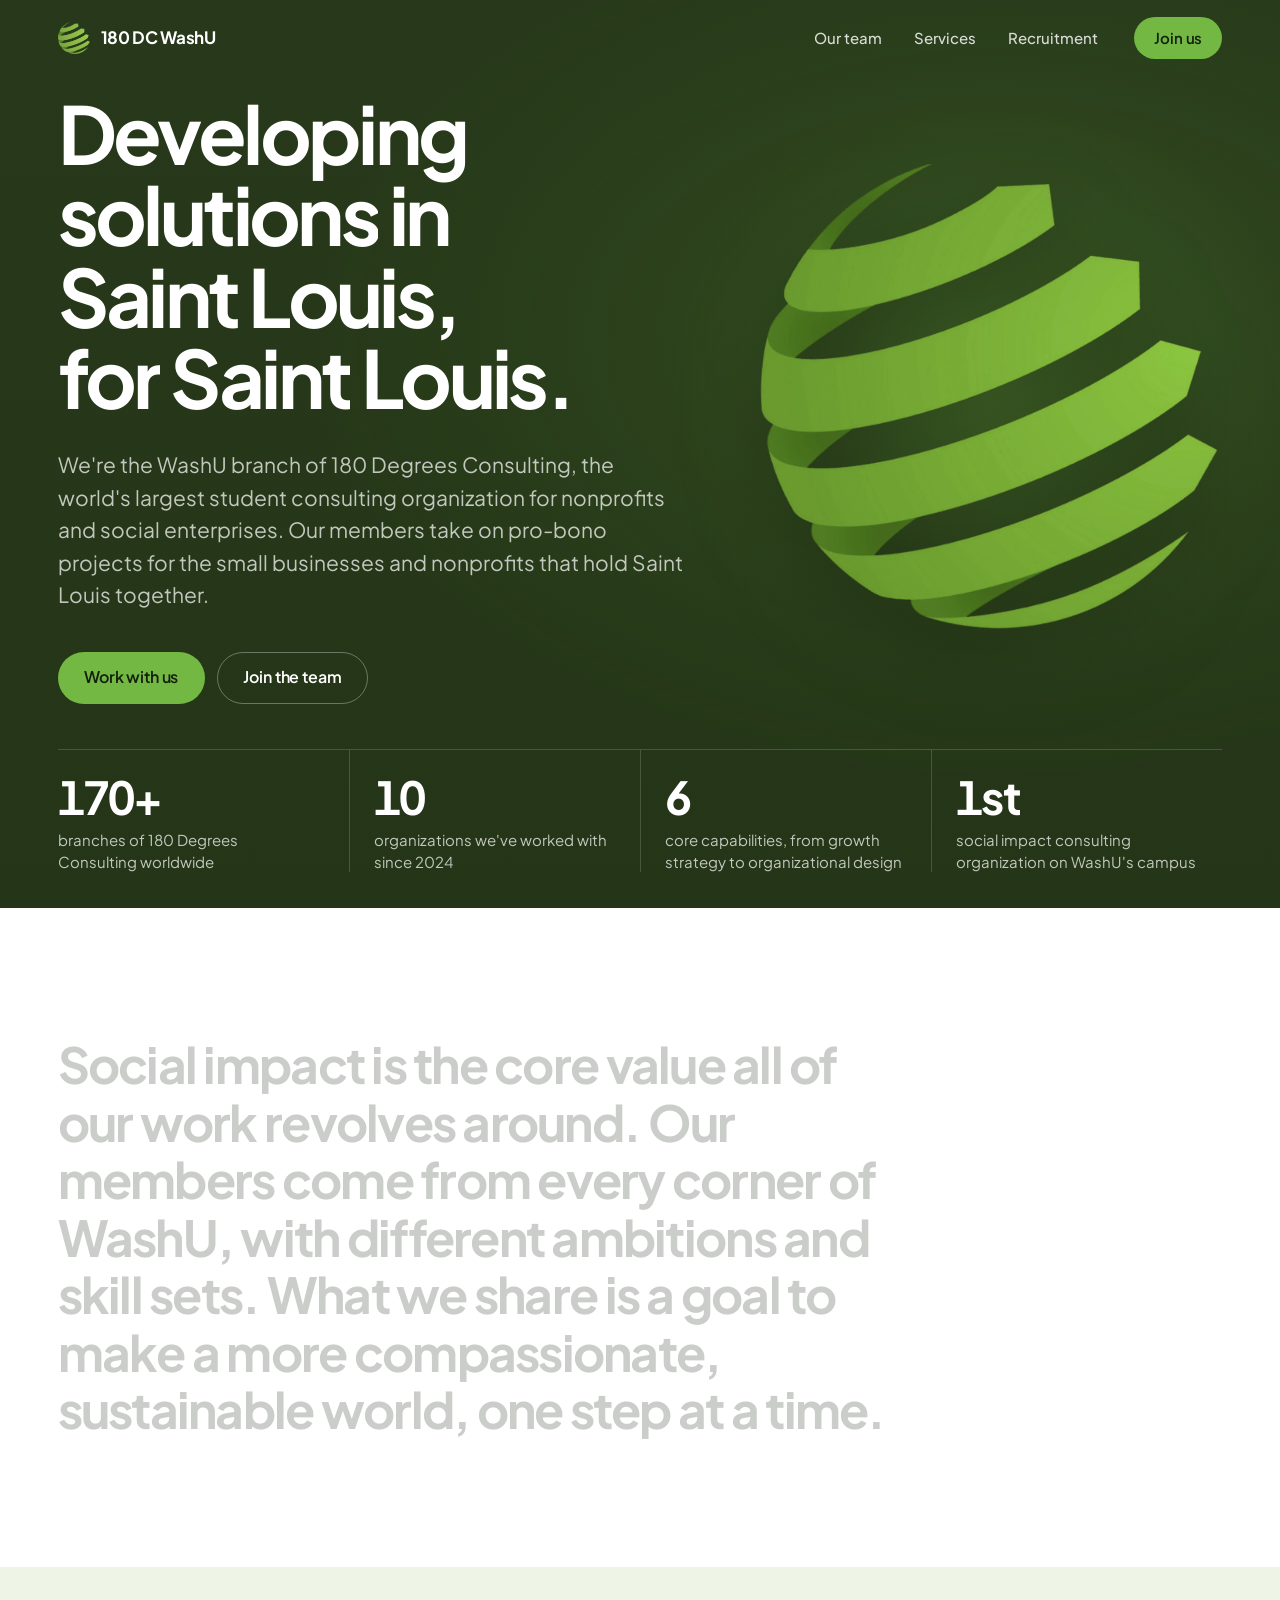
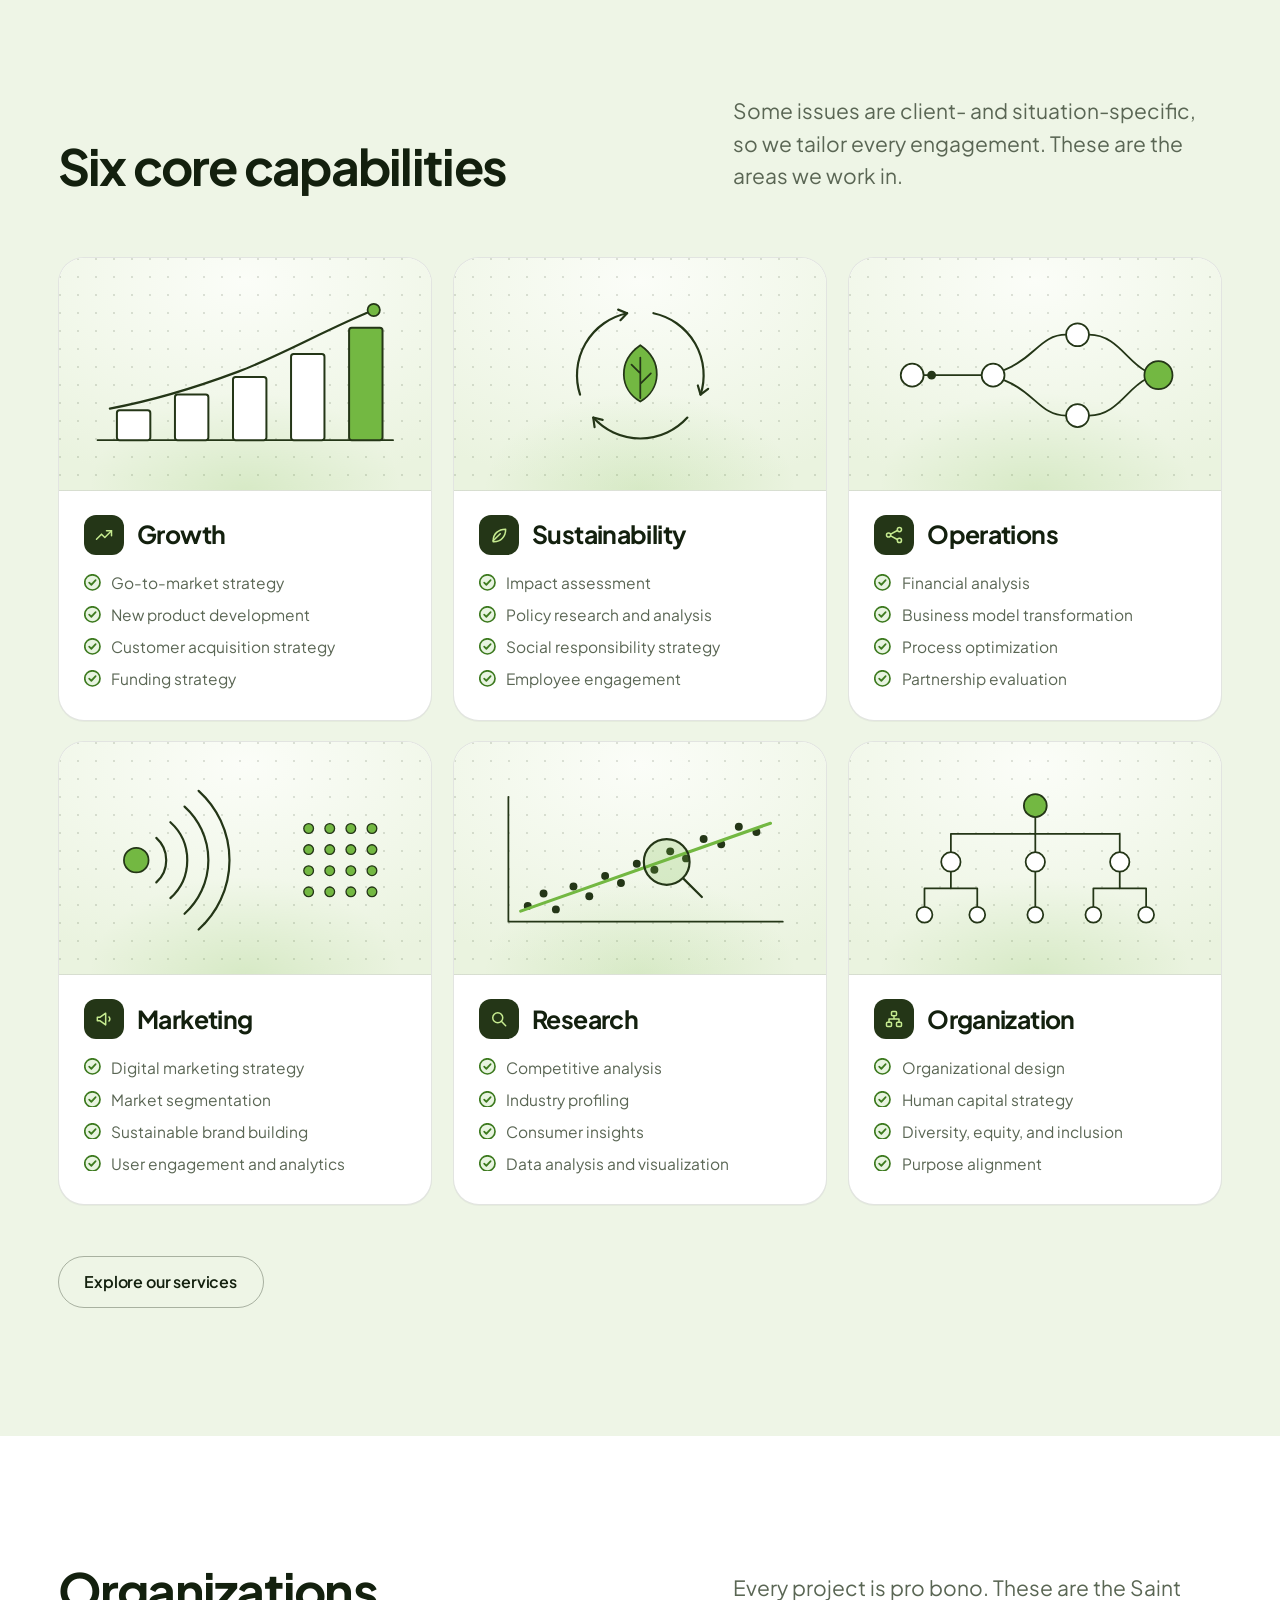
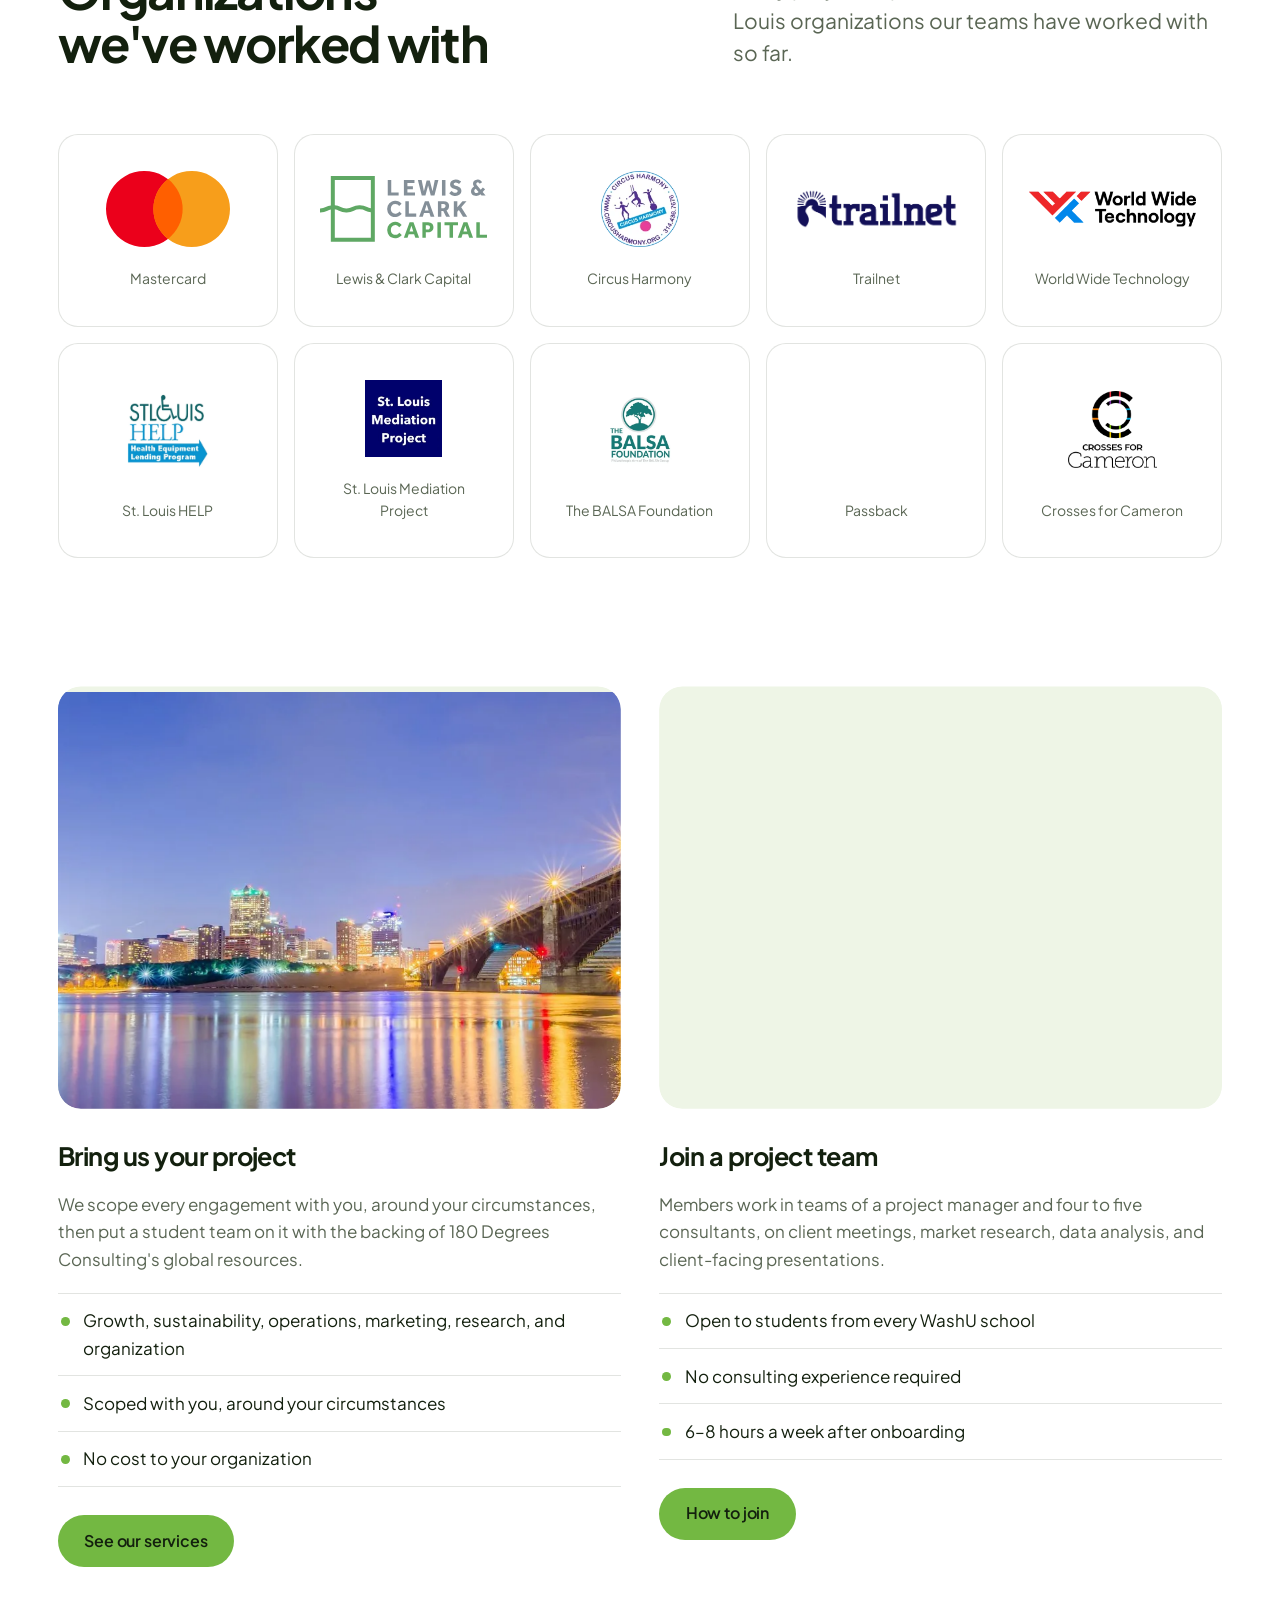
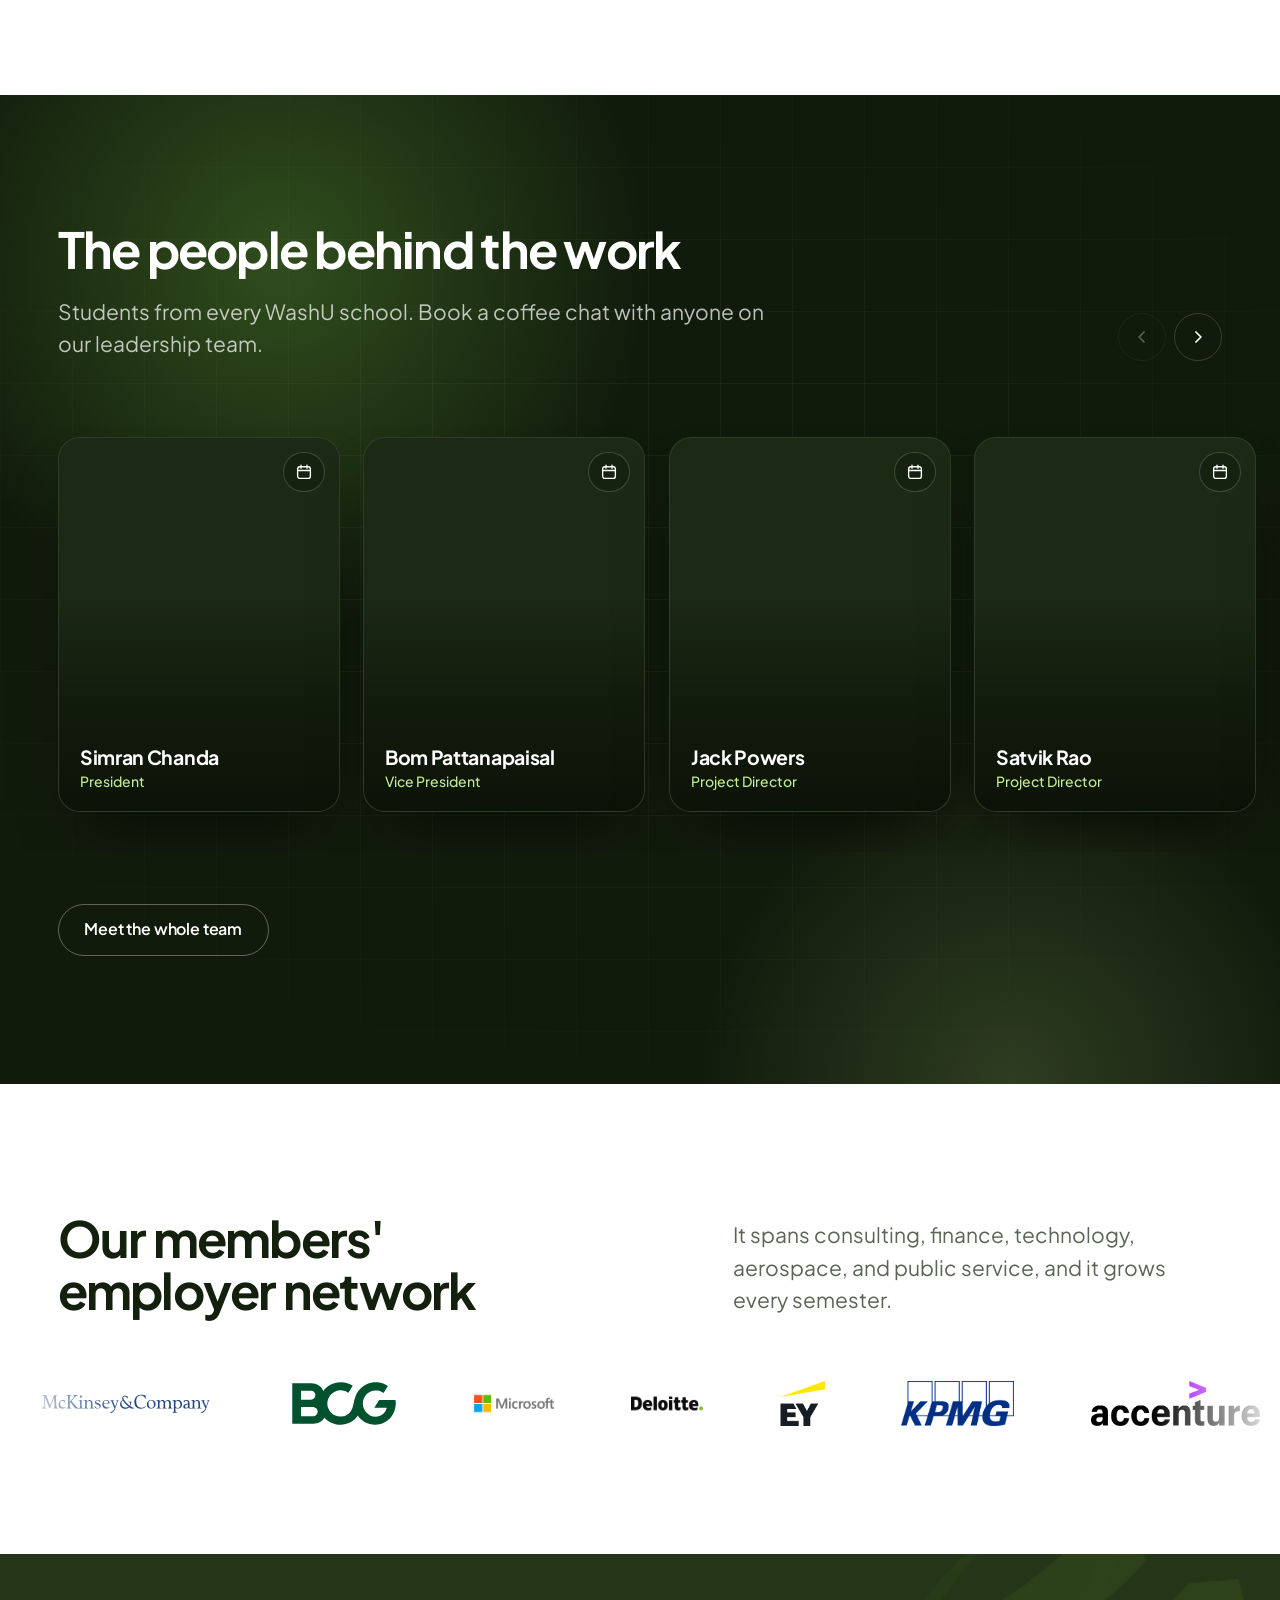
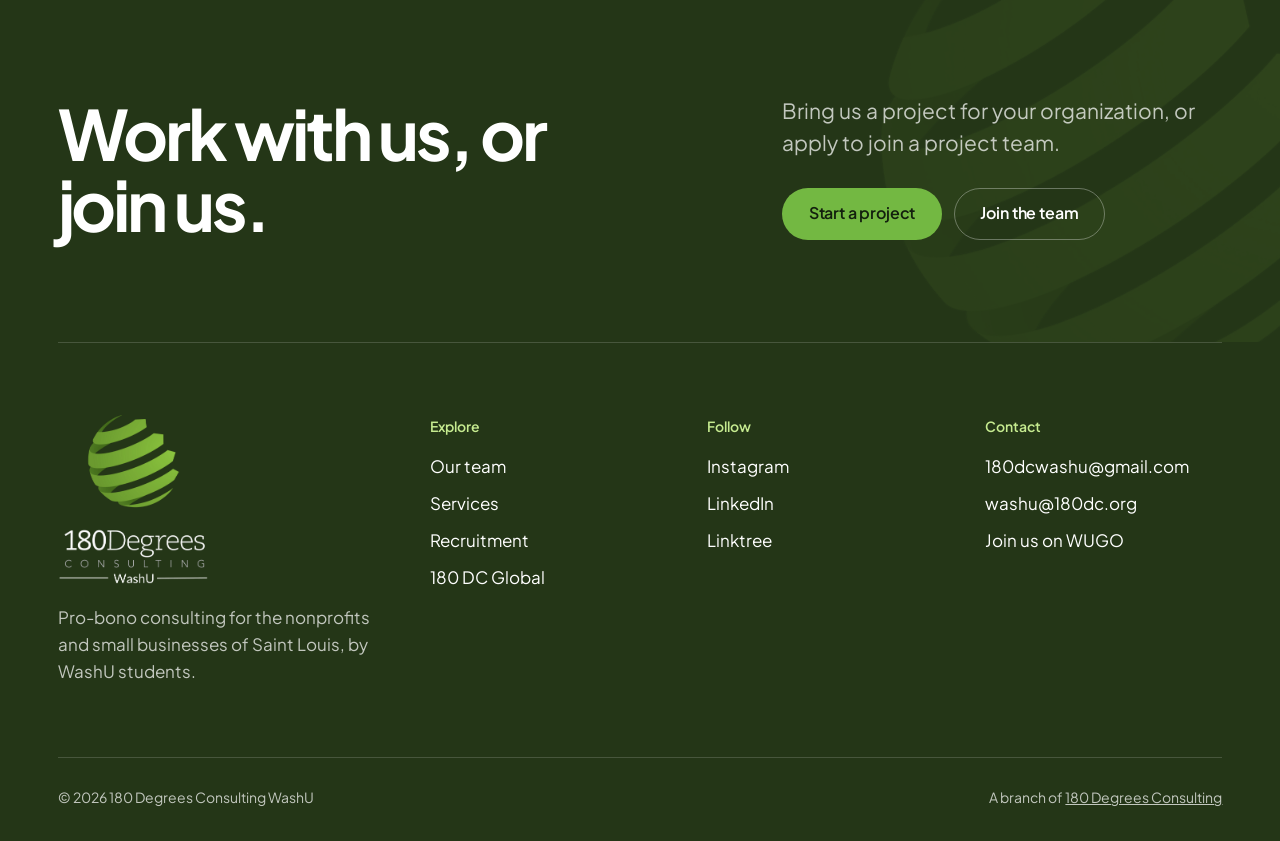
<file: index.html>
<!doctype html>
<html lang="en-US" class="no-js">
<head>
  <meta charset="utf-8">
  <meta name="viewport" content="width=device-width, initial-scale=1">
  <title>180 Degrees Consulting WashU</title>
  <meta name="description" content="WashU&#x27;s branch of 180 Degrees Consulting: pro-bono consulting for the nonprofits and small businesses of Saint Louis.">
  <meta name="theme-color" content="#243617">
  <link rel="canonical" href="https://180dcwashu.com/">
  <link rel="icon" type="image/x-icon" href="assets/images/favicon-light.ico" media="(prefers-color-scheme: light)">
  <link rel="icon" type="image/x-icon" href="assets/images/favicon-dark.ico" media="(prefers-color-scheme: dark)">
  <meta property="og:site_name" content="180 Degrees Consulting WashU">
  <meta property="og:title" content="180 Degrees Consulting WashU">
  <meta property="og:description" content="WashU&#x27;s branch of 180 Degrees Consulting: pro-bono consulting for the nonprofits and small businesses of Saint Louis.">
  <meta property="og:url" content="https://180dcwashu.com/">
  <meta property="og:type" content="website">
  <meta property="og:image" content="https://180dcwashu.com/assets/images/og-image.jpg">
  <meta name="twitter:card" content="summary">
  <link rel="preconnect" href="https://fonts.googleapis.com">
  <link rel="preconnect" href="https://fonts.gstatic.com" crossorigin>
  <link rel="stylesheet" href="https://fonts.googleapis.com/css2?family=Plus+Jakarta+Sans:wght@400..800&amp;display=swap">
  <link rel="stylesheet" href="assets/css/site.css">
  <script>document.documentElement.className = "js"; setTimeout(function () { if (!window.siteReady) document.documentElement.classList.remove("js"); }, 4000);</script>
  <script src="assets/js/site.js" defer></script>
</head>
<body>
  <a class="skip-link" href="#main">Skip to content</a>
  <header class="site-header site-header--on-dark">
    <div class="wrap header-inner">
      <a class="brand" href="./"><img src="assets/images/logo-globe.webp" alt="" width="30" height="31"><span>180 DC WashU</span></a>
      <nav class="nav" aria-label="Main">
        <a class="nav__link" href="our-team/">Our team</a>
        <a class="nav__link" href="services/">Services</a>
        <a class="nav__link" href="recruitment/">Recruitment</a>
      </nav>
      <a class="btn btn--primary btn--small nav-cta" href="recruitment/"><span class="btn__label"><span>Join us</span></span></a>
      <button class="menu-toggle" type="button" aria-expanded="false" aria-controls="menu" aria-label="Open menu"><span></span><span></span></button>
    </div>
  </header>
  <div class="menu" id="menu">
    <ul class="menu__links">
      <li><a href="./">Home</a></li>
      <li><a href="our-team/">Our team</a></li>
      <li><a href="services/">Services</a></li>
      <li><a href="recruitment/">Recruitment</a></li>
    </ul>
    <a class="btn btn--primary" href="recruitment/"><span class="btn__label"><span>Join us</span></span></a>
  </div>
  <main id="main">
    <section class="hero" aria-labelledby="hero-title">
      <div class="wrap hero__grid">
        <div class="hero__copy">
          <h1 class="hero__title" id="hero-title" data-split>Developing solutions in Saint Louis,<br> for Saint Louis.</h1>
          <p class="hero__lede" data-intro style="--i:1">We're the WashU branch of 180 Degrees Consulting, the world's largest student consulting organization for nonprofits and social enterprises. Our members take on pro-bono projects for the small businesses and nonprofits that hold Saint Louis together.</p>
          <div class="actions" data-intro style="--i:2">
            <a class="btn btn--primary" href="services/#contact"><span class="btn__label"><span>Work with us</span></span></a>
            <a class="btn btn--ghost" href="recruitment/"><span class="btn__label"><span>Join the team</span></span></a>
          </div>
        </div>
        <div class="hero__visual" aria-hidden="true">
          <div class="hero__glow"></div>
          <div class="hero__float">
            <img class="hero__logo" src="assets/images/logo-globe-large.webp" alt="" width="922" height="929" fetchpriority="high">
          </div>
        </div>
      </div>
      <div class="wrap">
        <ul class="hero__stats" data-intro style="--i:3">
          <li class="stat"><p class="stat__value"><span data-count="170">170</span>+</p><p class="stat__label">branches of 180 Degrees Consulting worldwide</p></li>
          <li class="stat"><p class="stat__value"><span data-count="10">10</span></p><p class="stat__label">organizations we've worked with since 2024</p></li>
          <li class="stat"><p class="stat__value"><span data-count="6">6</span></p><p class="stat__label">core capabilities, from growth strategy to organizational design</p></li>
          <li class="stat"><p class="stat__value"><span data-count="1">1</span>st</p><p class="stat__label">social impact consulting organization on WashU's campus</p></li>
        </ul>
      </div>
    </section>

    <section class="section" aria-labelledby="mission-title">
      <div class="wrap">
        <h2 class="visually-hidden" id="mission-title">Our mission</h2>
        <p class="mission__text" data-fill>Social impact is the core value all of our work revolves around. Our members come from every corner of WashU, with different ambitions and skill sets. What we share is a goal to make a more compassionate, sustainable world, one step at a time.</p>
      </div>
    </section>

    <section class="section section--mint" aria-labelledby="caps-title">
      <div class="wrap">
        <div class="section-head section-head--split">
          <h2 class="t-h2" id="caps-title" data-reveal>Six core capabilities</h2>
          <p class="t-lede" data-reveal style="--i:1">Some issues are client- and situation-specific, so we tailor every engagement. These are the areas we work in.</p>
        </div>
        <ul class="cap-cards">
          <li class="cap-card" data-reveal style="--i:0">
            <div class="cap-card__art art-panel"><svg class="cap__art cap__art--growth" viewBox="0 0 360 180" aria-hidden="true" focusable="false"><path class="art-line art-draw" pathLength="1" d="M12 164 H348" style="--d:0s"/><rect class="art-bar art-grow" x="34" y="130" width="38" height="34" rx="3" style="--d:0.15s"/><rect class="art-bar art-grow" x="100" y="112" width="38" height="52" rx="3" style="--d:0.25s"/><rect class="art-bar art-grow" x="166" y="92" width="38" height="72" rx="3" style="--d:0.35s"/><rect class="art-bar art-grow" x="232" y="66" width="38" height="98" rx="3" style="--d:0.45s"/><rect class="art-bar art-grow art-bar--hot" x="298" y="36" width="38" height="128" rx="3" style="--d:0.55s"/><path class="art-line art-draw art-line--bold" pathLength="1" d="M26 128 C 80 118, 124 104, 172 86 S 272 38, 326 16" style="--d:0.75s"/><circle class="art-node art-pop art-node--hot" cx="326" cy="16" r="7" style="--d:1.7s"/></svg></div>
            <div class="cap-card__body">
              <h3 class="cap-card__title"><span class="cap-card__icon"><svg viewBox="0 0 24 24" aria-hidden="true" focusable="false"><path d="M3 17l6-6 4 4 8-8"/><path d="M15 7h6v6"/></svg></span>Growth</h3>
              <ul class="cap-card__list"><li><svg class="check" viewBox="0 0 16 16" aria-hidden="true" focusable="false"><circle cx="8" cy="8" r="7.25"/><path d="M4.9 8.3l2.1 2.1 4.1-4.6"/></svg><span>Go-to-market strategy</span></li><li><svg class="check" viewBox="0 0 16 16" aria-hidden="true" focusable="false"><circle cx="8" cy="8" r="7.25"/><path d="M4.9 8.3l2.1 2.1 4.1-4.6"/></svg><span>New product development</span></li><li><svg class="check" viewBox="0 0 16 16" aria-hidden="true" focusable="false"><circle cx="8" cy="8" r="7.25"/><path d="M4.9 8.3l2.1 2.1 4.1-4.6"/></svg><span>Customer acquisition strategy</span></li><li><svg class="check" viewBox="0 0 16 16" aria-hidden="true" focusable="false"><circle cx="8" cy="8" r="7.25"/><path d="M4.9 8.3l2.1 2.1 4.1-4.6"/></svg><span>Funding strategy</span></li></ul>
            </div>
          </li>
          <li class="cap-card" data-reveal style="--i:1">
            <div class="cap-card__art art-panel"><svg class="cap__art cap__art--sustainability" viewBox="0 0 360 180" aria-hidden="true" focusable="false"><g class="art-spin"><path class="art-line art-draw art-line--bold" pathLength="1" d="M195 19.6 A72 72 0 0 1 248.5 112.2" style="--d:0.1s"/><path class="art-line art-draw art-line--bold" pathLength="1" d="M233.5 138.2 A72 72 0 0 1 126.5 138.2" style="--d:0.35s"/><path class="art-line art-draw art-line--bold" pathLength="1" d="M111.5 112.2 A72 72 0 0 1 165 19.6" style="--d:0.6s"/><path class="art-line art-line--bold art-fade" d="M257.1 105.5 L248.5 112.2 L245.4 101.7" style="--d:0.55s"/><path class="art-line art-line--bold art-fade" d="M128 149.1 L126.5 138.2 L137.2 140.8" style="--d:0.80s"/><path class="art-line art-line--bold art-fade" d="M154.8 15.5 L165 19.6 L157.4 27.5" style="--d:1.05s"/></g><g class="art-pop" style="--d:1.1s"><path class="art-shape art-shape--hot" d="M180 120 C 156 106, 154 74, 180 56 C 206 74, 204 106, 180 120 Z"/><path class="art-line" d="M180 116 V70 M180 100 L192 88 M180 88 L170 78"/></g></svg></div>
            <div class="cap-card__body">
              <h3 class="cap-card__title"><span class="cap-card__icon"><svg viewBox="0 0 24 24" aria-hidden="true" focusable="false"><path d="M5 19c0-8.3 6.2-14 15-14 0 8.8-5.8 15-14 15H5z"/><path d="M5 19l8.5-8.5"/></svg></span>Sustainability</h3>
              <ul class="cap-card__list"><li><svg class="check" viewBox="0 0 16 16" aria-hidden="true" focusable="false"><circle cx="8" cy="8" r="7.25"/><path d="M4.9 8.3l2.1 2.1 4.1-4.6"/></svg><span>Impact assessment</span></li><li><svg class="check" viewBox="0 0 16 16" aria-hidden="true" focusable="false"><circle cx="8" cy="8" r="7.25"/><path d="M4.9 8.3l2.1 2.1 4.1-4.6"/></svg><span>Policy research and analysis</span></li><li><svg class="check" viewBox="0 0 16 16" aria-hidden="true" focusable="false"><circle cx="8" cy="8" r="7.25"/><path d="M4.9 8.3l2.1 2.1 4.1-4.6"/></svg><span>Social responsibility strategy</span></li><li><svg class="check" viewBox="0 0 16 16" aria-hidden="true" focusable="false"><circle cx="8" cy="8" r="7.25"/><path d="M4.9 8.3l2.1 2.1 4.1-4.6"/></svg><span>Employee engagement</span></li></ul>
            </div>
          </li>
          <li class="cap-card" data-reveal style="--i:2">
            <div class="cap-card__art art-panel"><svg class="cap__art cap__art--operations" viewBox="0 0 360 180" aria-hidden="true" focusable="false"><path class="art-line art-draw" pathLength="1" d="M53 90 H119" style="--d:0.3s"/><path class="art-line art-draw" pathLength="1" d="M145 84 C 180 70, 186 44, 215 44" style="--d:0.55s"/><path class="art-line art-draw" pathLength="1" d="M145 96 C 180 110, 186 136, 215 136" style="--d:0.55s"/><path class="art-line art-draw" pathLength="1" d="M241 44 C 272 44, 284 74, 305 85" style="--d:0.85s"/><path class="art-line art-draw" pathLength="1" d="M241 136 C 272 136, 284 106, 305 95" style="--d:0.85s"/><circle class="art-node art-pop" cx="40" cy="90" r="13" style="--d:0.1s"/><circle class="art-node art-pop" cx="132" cy="90" r="13" style="--d:0.4s"/><circle class="art-node art-pop" cx="228" cy="44" r="13" style="--d:0.7s"/><circle class="art-node art-pop" cx="228" cy="136" r="13" style="--d:0.7s"/><circle class="art-node art-pop art-node--hot" cx="320" cy="90" r="16" style="--d:1.0s"/><circle class="art-runner" r="5" cx="0" cy="0"><animateMotion begin="indefinite" dur="2.8s" repeatCount="indefinite" path="M40 90 H132 C 180 90, 186 44, 228 44 C 272 44, 284 90, 320 90" calcMode="spline" keyTimes="0;1" keyPoints="0;1" keySplines=".45 0 .55 1"/></circle><circle class="art-runner" r="5" cx="0" cy="0"><animateMotion begin="indefinite" dur="2.8s" repeatCount="indefinite" path="M40 90 H132 C 180 90, 186 136, 228 136 C 272 136, 284 90, 320 90" calcMode="spline" keyTimes="0;1" keyPoints="0;1" keySplines=".45 0 .55 1"/></circle></svg></div>
            <div class="cap-card__body">
              <h3 class="cap-card__title"><span class="cap-card__icon"><svg viewBox="0 0 24 24" aria-hidden="true" focusable="false"><circle cx="5.5" cy="12" r="2.5"/><circle cx="18.5" cy="5.5" r="2.5"/><circle cx="18.5" cy="18.5" r="2.5"/><path d="M8 11l8-4.4M8 13l8 4.4"/></svg></span>Operations</h3>
              <ul class="cap-card__list"><li><svg class="check" viewBox="0 0 16 16" aria-hidden="true" focusable="false"><circle cx="8" cy="8" r="7.25"/><path d="M4.9 8.3l2.1 2.1 4.1-4.6"/></svg><span>Financial analysis</span></li><li><svg class="check" viewBox="0 0 16 16" aria-hidden="true" focusable="false"><circle cx="8" cy="8" r="7.25"/><path d="M4.9 8.3l2.1 2.1 4.1-4.6"/></svg><span>Business model transformation</span></li><li><svg class="check" viewBox="0 0 16 16" aria-hidden="true" focusable="false"><circle cx="8" cy="8" r="7.25"/><path d="M4.9 8.3l2.1 2.1 4.1-4.6"/></svg><span>Process optimization</span></li><li><svg class="check" viewBox="0 0 16 16" aria-hidden="true" focusable="false"><circle cx="8" cy="8" r="7.25"/><path d="M4.9 8.3l2.1 2.1 4.1-4.6"/></svg><span>Partnership evaluation</span></li></ul>
            </div>
          </li>
          <li class="cap-card" data-reveal style="--i:0">
            <div class="cap-card__art art-panel"><svg class="cap__art cap__art--marketing" viewBox="0 0 360 180" aria-hidden="true" focusable="false"><path class="art-line art-line--bold art-draw art-wave" pathLength="1" d="M78.8 64.7 A34 34 0 0 1 78.8 115.3" style="--d:0.25s;--w:0.0s"/><path class="art-line art-line--bold art-draw art-wave" pathLength="1" d="M94.8 46.9 A58 58 0 0 1 94.8 133.1" style="--d:0.40s;--w:0.3s"/><path class="art-line art-line--bold art-draw art-wave" pathLength="1" d="M110.9 29.1 A82 82 0 0 1 110.9 150.9" style="--d:0.55s;--w:0.6s"/><path class="art-line art-line--bold art-draw art-wave" pathLength="1" d="M126.9 11.2 A106 106 0 0 1 126.9 168.8" style="--d:0.70s;--w:0.9s"/><circle class="art-node art-pop art-node--hot" cx="56" cy="90" r="14" style="--d:0.05s"/><circle class="art-seat" cx="252" cy="54" r="5.5" style="--d:0.90s"/><circle class="art-seat" cx="276" cy="54" r="5.5" style="--d:0.99s"/><circle class="art-seat" cx="300" cy="54" r="5.5" style="--d:1.08s"/><circle class="art-seat" cx="324" cy="54" r="5.5" style="--d:1.17s"/><circle class="art-seat" cx="252" cy="78" r="5.5" style="--d:0.99s"/><circle class="art-seat" cx="276" cy="78" r="5.5" style="--d:1.08s"/><circle class="art-seat" cx="300" cy="78" r="5.5" style="--d:1.17s"/><circle class="art-seat" cx="324" cy="78" r="5.5" style="--d:1.26s"/><circle class="art-seat" cx="252" cy="102" r="5.5" style="--d:1.08s"/><circle class="art-seat" cx="276" cy="102" r="5.5" style="--d:1.17s"/><circle class="art-seat" cx="300" cy="102" r="5.5" style="--d:1.26s"/><circle class="art-seat" cx="324" cy="102" r="5.5" style="--d:1.35s"/><circle class="art-seat" cx="252" cy="126" r="5.5" style="--d:1.17s"/><circle class="art-seat" cx="276" cy="126" r="5.5" style="--d:1.26s"/><circle class="art-seat" cx="300" cy="126" r="5.5" style="--d:1.35s"/><circle class="art-seat" cx="324" cy="126" r="5.5" style="--d:1.44s"/></svg></div>
            <div class="cap-card__body">
              <h3 class="cap-card__title"><span class="cap-card__icon"><svg viewBox="0 0 24 24" aria-hidden="true" focusable="false"><path d="M4 10v4h3l7 5V5l-7 5H4z"/><path d="M18 9.5a3.5 3.5 0 0 1 0 5"/></svg></span>Marketing</h3>
              <ul class="cap-card__list"><li><svg class="check" viewBox="0 0 16 16" aria-hidden="true" focusable="false"><circle cx="8" cy="8" r="7.25"/><path d="M4.9 8.3l2.1 2.1 4.1-4.6"/></svg><span>Digital marketing strategy</span></li><li><svg class="check" viewBox="0 0 16 16" aria-hidden="true" focusable="false"><circle cx="8" cy="8" r="7.25"/><path d="M4.9 8.3l2.1 2.1 4.1-4.6"/></svg><span>Market segmentation</span></li><li><svg class="check" viewBox="0 0 16 16" aria-hidden="true" focusable="false"><circle cx="8" cy="8" r="7.25"/><path d="M4.9 8.3l2.1 2.1 4.1-4.6"/></svg><span>Sustainable brand building</span></li><li><svg class="check" viewBox="0 0 16 16" aria-hidden="true" focusable="false"><circle cx="8" cy="8" r="7.25"/><path d="M4.9 8.3l2.1 2.1 4.1-4.6"/></svg><span>User engagement and analytics</span></li></ul>
            </div>
          </li>
          <li class="cap-card" data-reveal style="--i:1">
            <div class="cap-card__art art-panel"><svg class="cap__art cap__art--research" viewBox="0 0 360 180" aria-hidden="true" focusable="false"><path class="art-line art-draw" pathLength="1" d="M30 18 V160 H342" style="--d:0s"/><circle class="art-point art-pop" cx="52" cy="142" r="4.5" style="--d:0.20s"/><circle class="art-point art-pop" cx="70" cy="128" r="4.5" style="--d:0.25s"/><circle class="art-point art-pop" cx="84" cy="146" r="4.5" style="--d:0.30s"/><circle class="art-point art-pop" cx="104" cy="120" r="4.5" style="--d:0.35s"/><circle class="art-point art-pop" cx="122" cy="131" r="4.5" style="--d:0.40s"/><circle class="art-point art-pop" cx="140" cy="108" r="4.5" style="--d:0.45s"/><circle class="art-point art-pop" cx="158" cy="116" r="4.5" style="--d:0.50s"/><circle class="art-point art-pop" cx="176" cy="94" r="4.5" style="--d:0.55s"/><circle class="art-point art-pop" cx="196" cy="101" r="4.5" style="--d:0.60s"/><circle class="art-point art-pop" cx="214" cy="80" r="4.5" style="--d:0.65s"/><circle class="art-point art-pop" cx="232" cy="88" r="4.5" style="--d:0.70s"/><circle class="art-point art-pop" cx="252" cy="66" r="4.5" style="--d:0.75s"/><circle class="art-point art-pop" cx="272" cy="72" r="4.5" style="--d:0.80s"/><circle class="art-point art-pop" cx="292" cy="52" r="4.5" style="--d:0.85s"/><circle class="art-point art-pop" cx="312" cy="58" r="4.5" style="--d:0.90s"/><path class="art-line art-draw art-line--hot" pathLength="1" d="M44 148 L328 48" style="--d:1.05s"/><g class="art-lens art-pop" style="--d:1.6s"><g class="art-drift"><circle class="art-shape art-shape--glass" cx="210" cy="92" r="26"/><path class="art-line art-line--bold" d="M229 111 L250 132"/></g></g></svg></div>
            <div class="cap-card__body">
              <h3 class="cap-card__title"><span class="cap-card__icon"><svg viewBox="0 0 24 24" aria-hidden="true" focusable="false"><circle cx="10.5" cy="10.5" r="6"/><path d="M20 20l-5.2-5.2"/></svg></span>Research</h3>
              <ul class="cap-card__list"><li><svg class="check" viewBox="0 0 16 16" aria-hidden="true" focusable="false"><circle cx="8" cy="8" r="7.25"/><path d="M4.9 8.3l2.1 2.1 4.1-4.6"/></svg><span>Competitive analysis</span></li><li><svg class="check" viewBox="0 0 16 16" aria-hidden="true" focusable="false"><circle cx="8" cy="8" r="7.25"/><path d="M4.9 8.3l2.1 2.1 4.1-4.6"/></svg><span>Industry profiling</span></li><li><svg class="check" viewBox="0 0 16 16" aria-hidden="true" focusable="false"><circle cx="8" cy="8" r="7.25"/><path d="M4.9 8.3l2.1 2.1 4.1-4.6"/></svg><span>Consumer insights</span></li><li><svg class="check" viewBox="0 0 16 16" aria-hidden="true" focusable="false"><circle cx="8" cy="8" r="7.25"/><path d="M4.9 8.3l2.1 2.1 4.1-4.6"/></svg><span>Data analysis and visualization</span></li></ul>
            </div>
          </li>
          <li class="cap-card" data-reveal style="--i:2">
            <div class="cap-card__art art-panel"><svg class="cap__art cap__art--organization" viewBox="0 0 360 180" aria-hidden="true" focusable="false"><path class="art-line art-draw" pathLength="1" d="M180 41 V60" style="--d:0.2s"/><path class="art-line art-draw" pathLength="1" d="M180 60 H84 V81" style="--d:0.4s"/><path class="art-line art-draw" pathLength="1" d="M180 60 V81" style="--d:0.4s"/><path class="art-line art-draw" pathLength="1" d="M180 60 H276 V81" style="--d:0.4s"/><path class="art-line art-draw" pathLength="1" d="M84 103 V122 H54 V143" style="--d:1.0s"/><path class="art-line art-draw" pathLength="1" d="M84 122 H114 V143" style="--d:1.0s"/><path class="art-line art-draw" pathLength="1" d="M180 103 V143" style="--d:1.0s"/><path class="art-line art-draw" pathLength="1" d="M276 103 V122 H246 V143" style="--d:1.0s"/><path class="art-line art-draw" pathLength="1" d="M276 122 H306 V143" style="--d:1.0s"/><circle class="art-node art-pop art-node--hot" cx="180" cy="28" r="13" style="--d:0.05s"/><circle class="art-node art-pop" cx="84" cy="92" r="11" style="--d:0.8s"/><circle class="art-node art-pop" cx="180" cy="92" r="11" style="--d:0.85s"/><circle class="art-node art-pop" cx="276" cy="92" r="11" style="--d:0.9s"/><circle class="art-node art-pop" cx="54" cy="152" r="9" style="--d:1.35s"/><circle class="art-node art-pop" cx="114" cy="152" r="9" style="--d:1.4100000000000001s"/><circle class="art-node art-pop" cx="180" cy="152" r="9" style="--d:1.4700000000000002s"/><circle class="art-node art-pop" cx="246" cy="152" r="9" style="--d:1.53s"/><circle class="art-node art-pop" cx="306" cy="152" r="9" style="--d:1.59s"/></svg></div>
            <div class="cap-card__body">
              <h3 class="cap-card__title"><span class="cap-card__icon"><svg viewBox="0 0 24 24" aria-hidden="true" focusable="false"><rect x="9" y="3" width="6" height="5" rx="1.2"/><rect x="3" y="16" width="6" height="5" rx="1.2"/><rect x="15" y="16" width="6" height="5" rx="1.2"/><path d="M12 8v4M6 12h12M6 12v4M18 12v4"/></svg></span>Organization</h3>
              <ul class="cap-card__list"><li><svg class="check" viewBox="0 0 16 16" aria-hidden="true" focusable="false"><circle cx="8" cy="8" r="7.25"/><path d="M4.9 8.3l2.1 2.1 4.1-4.6"/></svg><span>Organizational design</span></li><li><svg class="check" viewBox="0 0 16 16" aria-hidden="true" focusable="false"><circle cx="8" cy="8" r="7.25"/><path d="M4.9 8.3l2.1 2.1 4.1-4.6"/></svg><span>Human capital strategy</span></li><li><svg class="check" viewBox="0 0 16 16" aria-hidden="true" focusable="false"><circle cx="8" cy="8" r="7.25"/><path d="M4.9 8.3l2.1 2.1 4.1-4.6"/></svg><span>Diversity, equity, and inclusion</span></li><li><svg class="check" viewBox="0 0 16 16" aria-hidden="true" focusable="false"><circle cx="8" cy="8" r="7.25"/><path d="M4.9 8.3l2.1 2.1 4.1-4.6"/></svg><span>Purpose alignment</span></li></ul>
            </div>
          </li>
        </ul>
        <div class="section-foot" data-reveal>
          <a class="btn btn--ghost" href="services/"><span class="btn__label"><span>Explore our services</span></span></a>
        </div>
      </div>
    </section>

    <section class="section" aria-labelledby="clients-title">
      <div class="wrap">
        <div class="section-head section-head--split">
          <h2 class="t-h2" id="clients-title" data-reveal>Organizations we've worked with</h2>
          <p class="t-lede" data-reveal style="--i:1">Every project is pro bono. These are the Saint Louis organizations our teams have worked with so far.</p>
        </div>
        <ul class="logos" data-reveal="group">
          <li class="logos__item" style="--i:0"><img src="assets/images/client-mastercard.svg" alt="" width="1000" height="618" loading="lazy" decoding="async"><span>Mastercard</span></li>
          <li class="logos__item" style="--i:1"><img src="assets/images/client-lewis-clark-capital.svg" alt="" width="209" height="82" loading="lazy" decoding="async"><span>Lewis & Clark Capital</span></li>
          <li class="logos__item" style="--i:2"><img src="assets/images/client-circus-harmony.webp" alt="" width="138" height="136" loading="lazy" decoding="async"><span>Circus Harmony</span></li>
          <li class="logos__item" style="--i:3"><img src="assets/images/client-trailnet.png" alt="" width="1500" height="502" loading="lazy" decoding="async"><span>Trailnet</span></li>
          <li class="logos__item" style="--i:4"><img src="assets/images/client-world-wide-technology.webp" alt="" width="600" height="129" loading="lazy" decoding="async"><span>World Wide Technology</span></li>
          <li class="logos__item" style="--i:5"><img src="assets/images/client-stl-help.webp" alt="" width="517" height="387" loading="lazy" decoding="async"><span>St. Louis HELP</span></li>
          <li class="logos__item" style="--i:6"><img src="assets/images/client-st-louis-mediation-project.webp" alt="" width="273" height="273" loading="lazy" decoding="async"><span>St. Louis Mediation Project</span></li>
          <li class="logos__item" style="--i:7"><img src="assets/images/client-balsa-foundation.webp" alt="" width="500" height="529" loading="lazy" decoding="async"><span>The BALSA Foundation</span></li>
          <li class="logos__item" style="--i:8"><img src="assets/images/client-passback.webp" alt="" width="1500" height="488" loading="lazy" decoding="async"><span>Passback</span></li>
          <li class="logos__item" style="--i:9"><img src="assets/images/client-crosses-for-cameron.png" alt="" width="538" height="464" loading="lazy" decoding="async"><span>Crosses for Cameron</span></li>
        </ul>
      </div>
    </section>

    <section class="section section--flush-top" aria-labelledby="paths-title">
      <div class="wrap">
        <h2 class="visually-hidden" id="paths-title">Work with us or join us</h2>
        <div class="paths">
          <article class="path" data-reveal>
            <div class="path__media media" data-reveal="media">
              <img data-parallax src="assets/images/bg-saint-louis-skyline.webp" alt="" width="1200" height="700" loading="lazy" decoding="async">
            </div>
            <div class="path__body">
              <h3 class="t-h3">Bring us your project</h3>
              <p class="t-body">We scope every engagement with you, around your circumstances, then put a student team on it with the backing of 180 Degrees Consulting's global resources.</p>
              <ul class="facts">
                <li>Growth, sustainability, operations, marketing, research, and organization</li>
                <li>Scoped with you, around your circumstances</li>
                <li>No cost to your organization</li>
              </ul>
              <a class="btn btn--primary" href="services/"><span class="btn__label"><span>See our services</span></span></a>
            </div>
          </article>
          <article class="path" data-reveal style="--i:1">
            <div class="path__media media" data-reveal="media">
              <img data-parallax src="assets/images/team-group-spring-2025.webp" alt="Members of 180 Degrees Consulting WashU" width="1937" height="1452" loading="lazy" decoding="async">
            </div>
            <div class="path__body">
              <h3 class="t-h3">Join a project team</h3>
              <p class="t-body">Members work in teams of a project manager and four to five consultants, on client meetings, market research, data analysis, and client-facing presentations.</p>
              <ul class="facts">
                <li>Open to students from every WashU school</li>
                <li>No consulting experience required</li>
                <li>6–8 hours a week after onboarding</li>
              </ul>
              <a class="btn btn--primary" href="recruitment/"><span class="btn__label"><span>How to join</span></span></a>
            </div>
          </article>
        </div>
      </div>
    </section>

    <section class="section section--roster" aria-labelledby="people-title">
      <div class="wrap">
        <div class="section-head section-head--row">
          <div class="section-head__text">
            <h2 class="t-h2" id="people-title" data-reveal>The people behind the work</h2>
            <p class="t-lede" data-reveal style="--i:1">Students from every WashU school. Book a coffee chat with anyone on our leadership team.</p>
          </div>
          <div class="strip-controls" data-reveal style="--i:2">
            <button class="round-btn" type="button" data-strip="prev" aria-label="Show previous people"><svg viewBox="0 0 24 24" aria-hidden="true" focusable="false"><path d="M14.5 6 8.5 12l6 6"/></svg></button>
            <button class="round-btn" type="button" data-strip="next" aria-label="Show more people"><svg viewBox="0 0 24 24" aria-hidden="true" focusable="false"><path d="M9.5 6l6 6-6 6"/></svg></button>
          </div>
        </div>
      </div>
      <div class="strip" data-reveal>
        <ul class="strip__list">
          <li class="person">
            <a class="person__link" href="https://cal.com/simran-chanda-kwhoxx/30min" target="_blank" rel="noopener" aria-label="Book a coffee chat with Simran Chanda (opens in a new tab)">
              <span class="person__photo"><img src="assets/images/team-simran-chanda.webp" alt="" width="1000" height="1000" loading="lazy" decoding="async"></span>
              <span class="person__shade" aria-hidden="true"></span>
              <span class="person__cta" aria-hidden="true"><svg viewBox="0 0 24 24" aria-hidden="true" focusable="false"><rect x="3.5" y="5" width="17" height="15.5" rx="3"/><path d="M3.5 10h17M8 3v4M16 3v4"/></svg><span>Book a coffee chat</span></span>
              <span class="person__caption">
                <span class="person__name">Simran Chanda</span>
                <span class="person__role">President</span>
              </span>
            </a>
          </li>
          <li class="person">
            <a class="person__link" href="https://calendly.com/bomardchavit/30min" target="_blank" rel="noopener" aria-label="Book a coffee chat with Bom Pattanapaisal (opens in a new tab)">
              <span class="person__photo"><img src="assets/images/team-bom-pattanpaisal.webp" alt="" width="1000" height="1000" loading="lazy" decoding="async"></span>
              <span class="person__shade" aria-hidden="true"></span>
              <span class="person__cta" aria-hidden="true"><svg viewBox="0 0 24 24" aria-hidden="true" focusable="false"><rect x="3.5" y="5" width="17" height="15.5" rx="3"/><path d="M3.5 10h17M8 3v4M16 3v4"/></svg><span>Book a coffee chat</span></span>
              <span class="person__caption">
                <span class="person__name">Bom Pattanapaisal</span>
                <span class="person__role">Vice President</span>
              </span>
            </a>
          </li>
          <li class="person">
            <a class="person__link" href="https://calendly.com/jack-powers" target="_blank" rel="noopener" aria-label="Book a coffee chat with Jack Powers (opens in a new tab)">
              <span class="person__photo"><img src="assets/images/team-jack-powers.webp" alt="" width="1000" height="1000" loading="lazy" decoding="async"></span>
              <span class="person__shade" aria-hidden="true"></span>
              <span class="person__cta" aria-hidden="true"><svg viewBox="0 0 24 24" aria-hidden="true" focusable="false"><rect x="3.5" y="5" width="17" height="15.5" rx="3"/><path d="M3.5 10h17M8 3v4M16 3v4"/></svg><span>Book a coffee chat</span></span>
              <span class="person__caption">
                <span class="person__name">Jack Powers</span>
                <span class="person__role">Project Director</span>
              </span>
            </a>
          </li>
          <li class="person">
            <a class="person__link" href="https://calendly.com/rao-satvik/30min?month=2026-08" target="_blank" rel="noopener" aria-label="Book a coffee chat with Satvik Rao (opens in a new tab)">
              <span class="person__photo"><img src="assets/images/team-satvik-rao.webp" alt="" width="1000" height="1000" loading="lazy" decoding="async" style="object-position:54.8% 32.8%"></span>
              <span class="person__shade" aria-hidden="true"></span>
              <span class="person__cta" aria-hidden="true"><svg viewBox="0 0 24 24" aria-hidden="true" focusable="false"><rect x="3.5" y="5" width="17" height="15.5" rx="3"/><path d="M3.5 10h17M8 3v4M16 3v4"/></svg><span>Book a coffee chat</span></span>
              <span class="person__caption">
                <span class="person__name">Satvik Rao</span>
                <span class="person__role">Project Director</span>
              </span>
            </a>
          </li>
          <li class="person">
            <a class="person__link" href="https://calendly.com/j-b-patel-wustl/30min" target="_blank" rel="noopener" aria-label="Book a coffee chat with Jahnavi Patel (opens in a new tab)">
              <span class="person__photo"><img src="assets/images/team-jahnavi-patel.webp" alt="" width="1000" height="1500" loading="lazy" decoding="async"></span>
              <span class="person__shade" aria-hidden="true"></span>
              <span class="person__cta" aria-hidden="true"><svg viewBox="0 0 24 24" aria-hidden="true" focusable="false"><rect x="3.5" y="5" width="17" height="15.5" rx="3"/><path d="M3.5 10h17M8 3v4M16 3v4"/></svg><span>Book a coffee chat</span></span>
              <span class="person__caption">
                <span class="person__name">Jahnavi Patel</span>
                <span class="person__role">Marketing Director</span>
              </span>
            </a>
          </li>
          <li class="person">
            <a class="person__link" href="https://calendly.com/ehong789/30min" target="_blank" rel="noopener" aria-label="Book a coffee chat with Esther Hong (opens in a new tab)">
              <span class="person__photo"><img src="assets/images/team-esther-hong.webp" alt="" width="603" height="795" loading="lazy" decoding="async"></span>
              <span class="person__shade" aria-hidden="true"></span>
              <span class="person__cta" aria-hidden="true"><svg viewBox="0 0 24 24" aria-hidden="true" focusable="false"><rect x="3.5" y="5" width="17" height="15.5" rx="3"/><path d="M3.5 10h17M8 3v4M16 3v4"/></svg><span>Book a coffee chat</span></span>
              <span class="person__caption">
                <span class="person__name">Esther Hong</span>
                <span class="person__role">Recruitment Director</span>
              </span>
            </a>
          </li>
          <li class="person">
            <a class="person__link" href="https://calendly.com/jolpan330/30min" target="_blank" rel="noopener" aria-label="Book a coffee chat with Joleen Pan (opens in a new tab)">
              <span class="person__photo"><img src="assets/images/team-joleen-pan.webp" alt="" width="1000" height="1000" loading="lazy" decoding="async"></span>
              <span class="person__shade" aria-hidden="true"></span>
              <span class="person__cta" aria-hidden="true"><svg viewBox="0 0 24 24" aria-hidden="true" focusable="false"><rect x="3.5" y="5" width="17" height="15.5" rx="3"/><path d="M3.5 10h17M8 3v4M16 3v4"/></svg><span>Book a coffee chat</span></span>
              <span class="person__caption">
                <span class="person__name">Joleen Pan</span>
                <span class="person__role">Finance Director</span>
              </span>
            </a>
          </li>
          <li class="person">
            <a class="person__link" href="https://calendly.com/amyw2728/30min" target="_blank" rel="noopener" aria-label="Book a coffee chat with Amy Wang (opens in a new tab)">
              <span class="person__photo"><img src="assets/images/team-amy-wang.webp" alt="" width="1000" height="1370" loading="lazy" decoding="async"></span>
              <span class="person__shade" aria-hidden="true"></span>
              <span class="person__cta" aria-hidden="true"><svg viewBox="0 0 24 24" aria-hidden="true" focusable="false"><rect x="3.5" y="5" width="17" height="15.5" rx="3"/><path d="M3.5 10h17M8 3v4M16 3v4"/></svg><span>Book a coffee chat</span></span>
              <span class="person__caption">
                <span class="person__name">Amy Wang</span>
                <span class="person__role">Social Chair</span>
              </span>
            </a>
          </li>
          <li class="person">
            <a class="person__link" href="https://calendly.com/fisher-j-e-wustl/180degree-consulting-coffee-chat" target="_blank" rel="noopener" aria-label="Book a coffee chat with Jacob Fisher (opens in a new tab)">
              <span class="person__photo"><img src="assets/images/team-jacob-fisher.webp" alt="" width="1000" height="751" loading="lazy" decoding="async"></span>
              <span class="person__shade" aria-hidden="true"></span>
              <span class="person__cta" aria-hidden="true"><svg viewBox="0 0 24 24" aria-hidden="true" focusable="false"><rect x="3.5" y="5" width="17" height="15.5" rx="3"/><path d="M3.5 10h17M8 3v4M16 3v4"/></svg><span>Book a coffee chat</span></span>
              <span class="person__caption">
                <span class="person__name">Jacob Fisher</span>
                <span class="person__role">Professional Development Director</span>
              </span>
            </a>
          </li>
          <li class="person">
            <a class="person__link" href="https://calendly.com/christienwong/meeting" target="_blank" rel="noopener" aria-label="Book a coffee chat with Christien Wong (opens in a new tab)">
              <span class="person__photo"><img src="assets/images/team-christien-wong.webp" alt="" width="1000" height="1500" loading="lazy" decoding="async"></span>
              <span class="person__shade" aria-hidden="true"></span>
              <span class="person__cta" aria-hidden="true"><svg viewBox="0 0 24 24" aria-hidden="true" focusable="false"><rect x="3.5" y="5" width="17" height="15.5" rx="3"/><path d="M3.5 10h17M8 3v4M16 3v4"/></svg><span>Book a coffee chat</span></span>
              <span class="person__caption">
                <span class="person__name">Christien Wong</span>
                <span class="person__role">Senior Advisor</span>
              </span>
            </a>
          </li>
          <li class="person">
            <a class="person__link" href="https://calendly.com/nkulkarni543/30min" target="_blank" rel="noopener" aria-label="Book a coffee chat with Neel Kulkarni (opens in a new tab)">
              <span class="person__photo"><img src="assets/images/team-neel-kulkarni.webp" alt="" width="1000" height="1000" loading="lazy" decoding="async"></span>
              <span class="person__shade" aria-hidden="true"></span>
              <span class="person__cta" aria-hidden="true"><svg viewBox="0 0 24 24" aria-hidden="true" focusable="false"><rect x="3.5" y="5" width="17" height="15.5" rx="3"/><path d="M3.5 10h17M8 3v4M16 3v4"/></svg><span>Book a coffee chat</span></span>
              <span class="person__caption">
                <span class="person__name">Neel Kulkarni</span>
                <span class="person__role">Senior Advisor</span>
              </span>
            </a>
          </li>
        </ul>
      </div>
      <div class="wrap section-foot">
        <a class="btn btn--ghost" href="our-team/"><span class="btn__label"><span>Meet the whole team</span></span></a>
      </div>
    </section>

    <section class="section" aria-labelledby="network-title">
      <div class="wrap">
        <div class="section-head section-head--split">
          <h2 class="t-h2" id="network-title" data-reveal>Our members' employer network</h2>
          <p class="t-lede" data-reveal style="--i:1">It spans consulting, finance, technology, aerospace, and public service, and it grows every semester.</p>
        </div>
      </div>
      <div class="marquee" data-reveal>
        <div class="marquee__track">
          <ul class="marquee__list">
            <li><img src="assets/images/network-mckinsey.svg" alt="McKinsey &amp; Company" width="360" height="45" loading="lazy" decoding="async"></li>
            <li><img src="assets/images/network-bcg.svg" alt="Boston Consulting Group" width="1024" height="432" loading="lazy" decoding="async"></li>
            <li><img src="assets/images/network-microsoft.png" alt="Microsoft" width="1500" height="844" loading="lazy" decoding="async"></li>
            <li><img src="assets/images/network-deloitte.png" alt="Deloitte" width="712" height="438" loading="lazy" decoding="async"></li>
            <li><img src="assets/images/network-ey.webp" alt="EY" width="1200" height="1212" loading="lazy" decoding="async"></li>
            <li><img src="assets/images/network-kpmg.webp" alt="KPMG" width="1200" height="478" loading="lazy" decoding="async"></li>
            <li><img src="assets/images/network-accenture.webp" alt="Accenture" width="1024" height="270" loading="lazy" decoding="async"></li>
            <li><img src="assets/images/network-blackrock.webp" alt="BlackRock" width="1280" height="186" loading="lazy" decoding="async"></li>
            <li><img src="assets/images/network-jpmorgan.png" alt="J.P. Morgan" width="1500" height="844" loading="lazy" decoding="async"></li>
            <li><img src="assets/images/network-boeing.webp" alt="Boeing" width="1024" height="465" loading="lazy" decoding="async"></li>
            <li><img src="assets/images/network-federal-reserve.png" alt="Federal Reserve System" width="1200" height="1200" loading="lazy" decoding="async"></li>
            <li><img src="assets/images/network-columbia.svg" alt="Columbia University" width="357" height="55" loading="lazy" decoding="async"></li>
            <li><img src="assets/images/network-cornell.svg" alt="Cornell University" width="152" height="20" loading="lazy" decoding="async"></li>
            <li><img src="assets/images/network-zs.png" alt="ZS" width="1200" height="947" loading="lazy" decoding="async"></li>
            <li><img src="assets/images/network-simon-kucher.webp" alt="Simon-Kucher" width="1200" height="630" loading="lazy" decoding="async"></li>
            <li><img src="assets/images/network-stifel.webp" alt="Stifel" width="1500" height="844" loading="lazy" decoding="async"></li>
            <li><img src="assets/images/network-pnc.webp" alt="PNC" width="1280" height="388" loading="lazy" decoding="async"></li>
            <li><img src="assets/images/network-maryville.png" alt="Maryville Consulting Group" width="710" height="192" loading="lazy" decoding="async"></li>
          </ul>
          <ul class="marquee__list" aria-hidden="true">
            <li><img src="assets/images/network-mckinsey.svg" alt="" width="360" height="45" loading="lazy" decoding="async"></li>
            <li><img src="assets/images/network-bcg.svg" alt="" width="1024" height="432" loading="lazy" decoding="async"></li>
            <li><img src="assets/images/network-microsoft.png" alt="" width="1500" height="844" loading="lazy" decoding="async"></li>
            <li><img src="assets/images/network-deloitte.png" alt="" width="712" height="438" loading="lazy" decoding="async"></li>
            <li><img src="assets/images/network-ey.webp" alt="" width="1200" height="1212" loading="lazy" decoding="async"></li>
            <li><img src="assets/images/network-kpmg.webp" alt="" width="1200" height="478" loading="lazy" decoding="async"></li>
            <li><img src="assets/images/network-accenture.webp" alt="" width="1024" height="270" loading="lazy" decoding="async"></li>
            <li><img src="assets/images/network-blackrock.webp" alt="" width="1280" height="186" loading="lazy" decoding="async"></li>
            <li><img src="assets/images/network-jpmorgan.png" alt="" width="1500" height="844" loading="lazy" decoding="async"></li>
            <li><img src="assets/images/network-boeing.webp" alt="" width="1024" height="465" loading="lazy" decoding="async"></li>
            <li><img src="assets/images/network-federal-reserve.png" alt="" width="1200" height="1200" loading="lazy" decoding="async"></li>
            <li><img src="assets/images/network-columbia.svg" alt="" width="357" height="55" loading="lazy" decoding="async"></li>
            <li><img src="assets/images/network-cornell.svg" alt="" width="152" height="20" loading="lazy" decoding="async"></li>
            <li><img src="assets/images/network-zs.png" alt="" width="1200" height="947" loading="lazy" decoding="async"></li>
            <li><img src="assets/images/network-simon-kucher.webp" alt="" width="1200" height="630" loading="lazy" decoding="async"></li>
            <li><img src="assets/images/network-stifel.webp" alt="" width="1500" height="844" loading="lazy" decoding="async"></li>
            <li><img src="assets/images/network-pnc.webp" alt="" width="1280" height="388" loading="lazy" decoding="async"></li>
            <li><img src="assets/images/network-maryville.png" alt="" width="710" height="192" loading="lazy" decoding="async"></li>
          </ul>
        </div>
      </div>
    </section>

    <section class="cta" aria-labelledby="cta-title">
      <div class="wrap cta__inner">
        <h2 class="cta__title" id="cta-title" data-reveal>Work with us, or join us.</h2>
        <div class="cta__side" data-reveal style="--i:1">
          <p>Bring us a project for your organization, or apply to join a project team.</p>
          <div class="actions">
            <a class="btn btn--primary" href="services/#contact"><span class="btn__label"><span>Start a project</span></span></a>
            <a class="btn btn--ghost" href="recruitment/"><span class="btn__label"><span>Join the team</span></span></a>
          </div>
        </div>
      </div>
    </section>
  </main>
  <footer class="site-footer">
    <div class="wrap">
      <div class="footer-top">
        <div class="footer-brand">
          <a href="./"><img src="assets/images/logo-180dc-washu-white.png" alt="180 Degrees Consulting WashU" width="150" height="169" loading="lazy"></a>
          <p>Pro-bono consulting for the nonprofits and small businesses of Saint Louis, by WashU students.</p>
        </div>
        <div class="footer-col">
          <h2>Explore</h2>
          <ul>
            <li><a href="our-team/">Our team</a></li>
            <li><a href="services/">Services</a></li>
            <li><a href="recruitment/">Recruitment</a></li>
            <li><a href="https://www.180dc.org/" target="_blank" rel="noopener">180 DC Global</a></li>
          </ul>
        </div>
        <div class="footer-col">
          <h2>Follow</h2>
          <ul>
            <li><a href="https://www.instagram.com/180dcwashu/" target="_blank" rel="noopener">Instagram</a></li>
            <li><a href="https://www.linkedin.com/company/180dcwashu/posts/?feedView=all" target="_blank" rel="noopener">LinkedIn</a></li>
            <li><a href="https://linktr.ee/180dcWashU" target="_blank" rel="noopener">Linktree</a></li>
          </ul>
        </div>
        <div class="footer-col">
          <h2>Contact</h2>
          <ul>
            <li><a href="mailto:180dcwashu@gmail.com">180dcwashu@gmail.com</a></li>
            <li><a href="mailto:washu@180dc.org">washu@180dc.org</a></li>
            <li><a href="https://wustl.presence.io/organization/180-degrees-consulting-washu/join" target="_blank" rel="noopener">Join us on WUGO</a></li>
          </ul>
        </div>
      </div>
      <div class="footer-bottom">
        <p>© 2026 180 Degrees Consulting WashU</p>
        <p>A branch of <a href="https://www.180dc.org/" target="_blank" rel="noopener">180 Degrees Consulting</a></p>
      </div>
    </div>
  </footer>
</body>
</html>
</file>
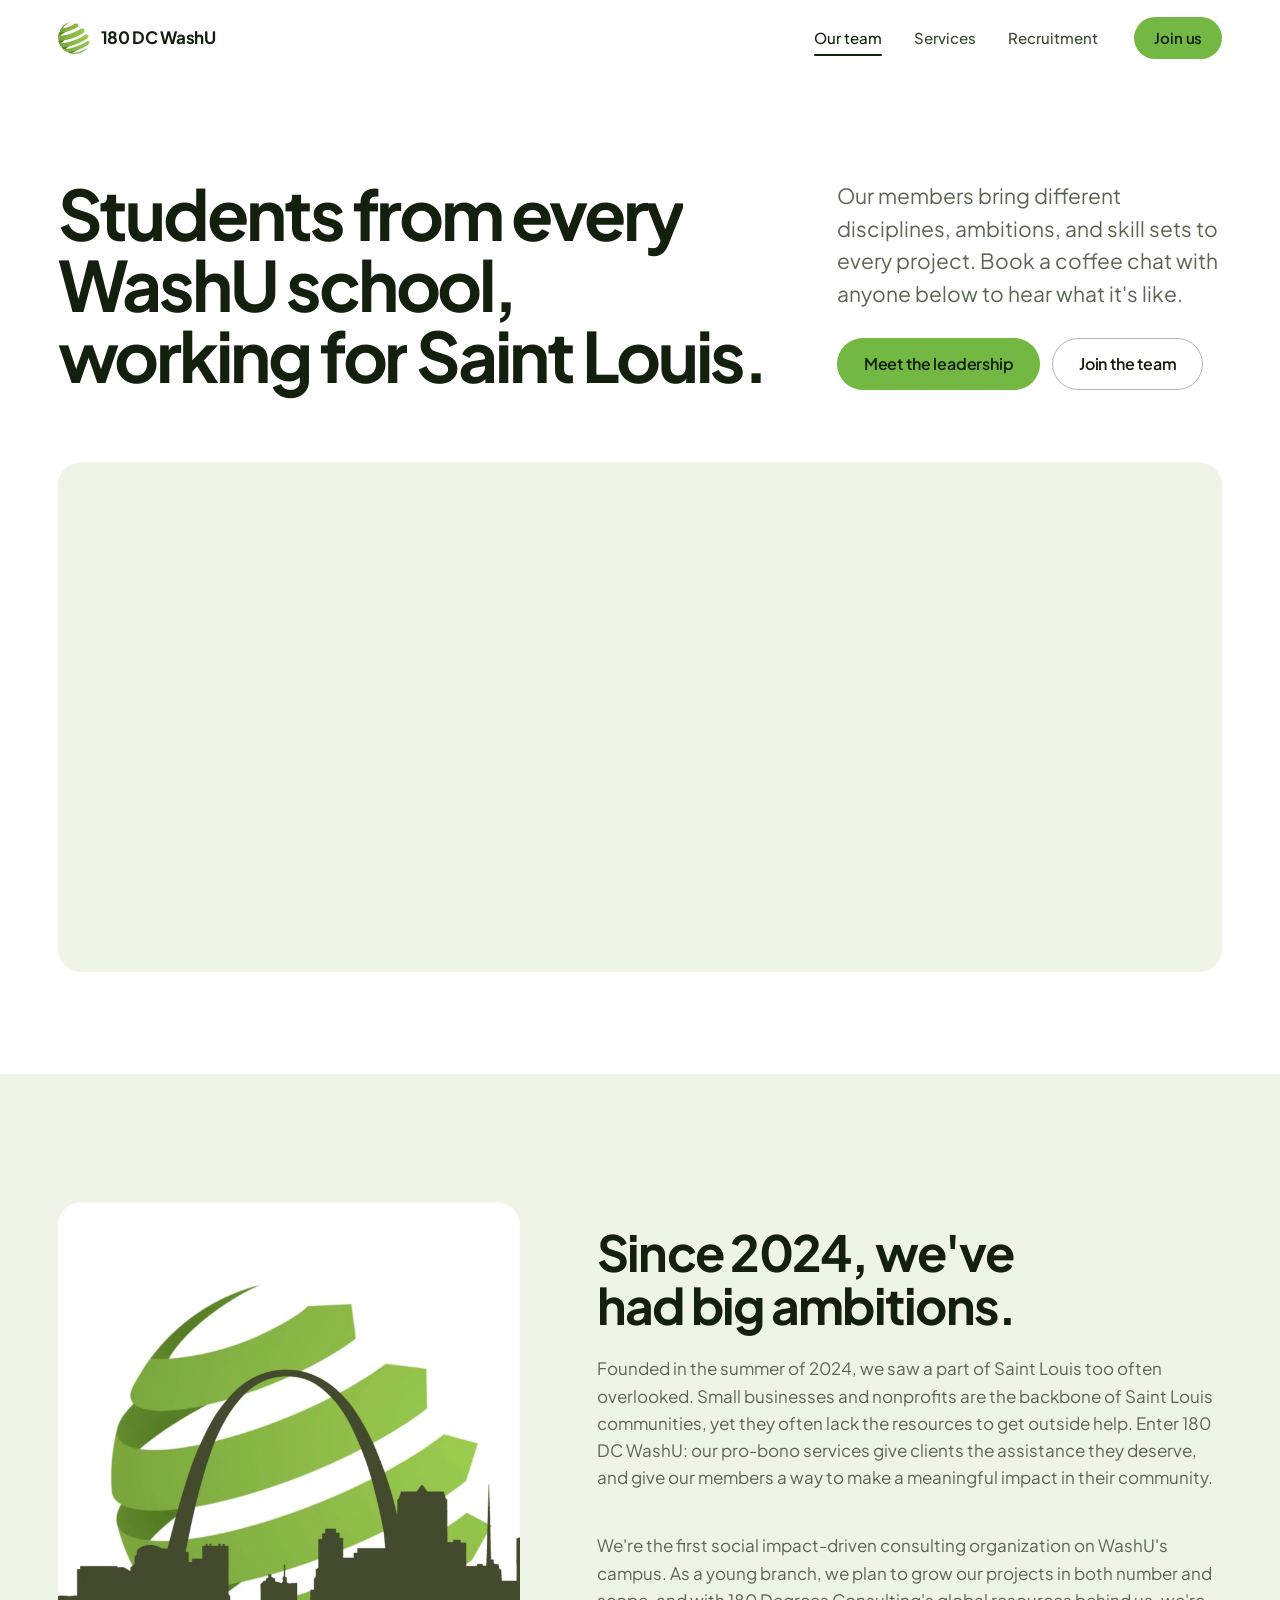
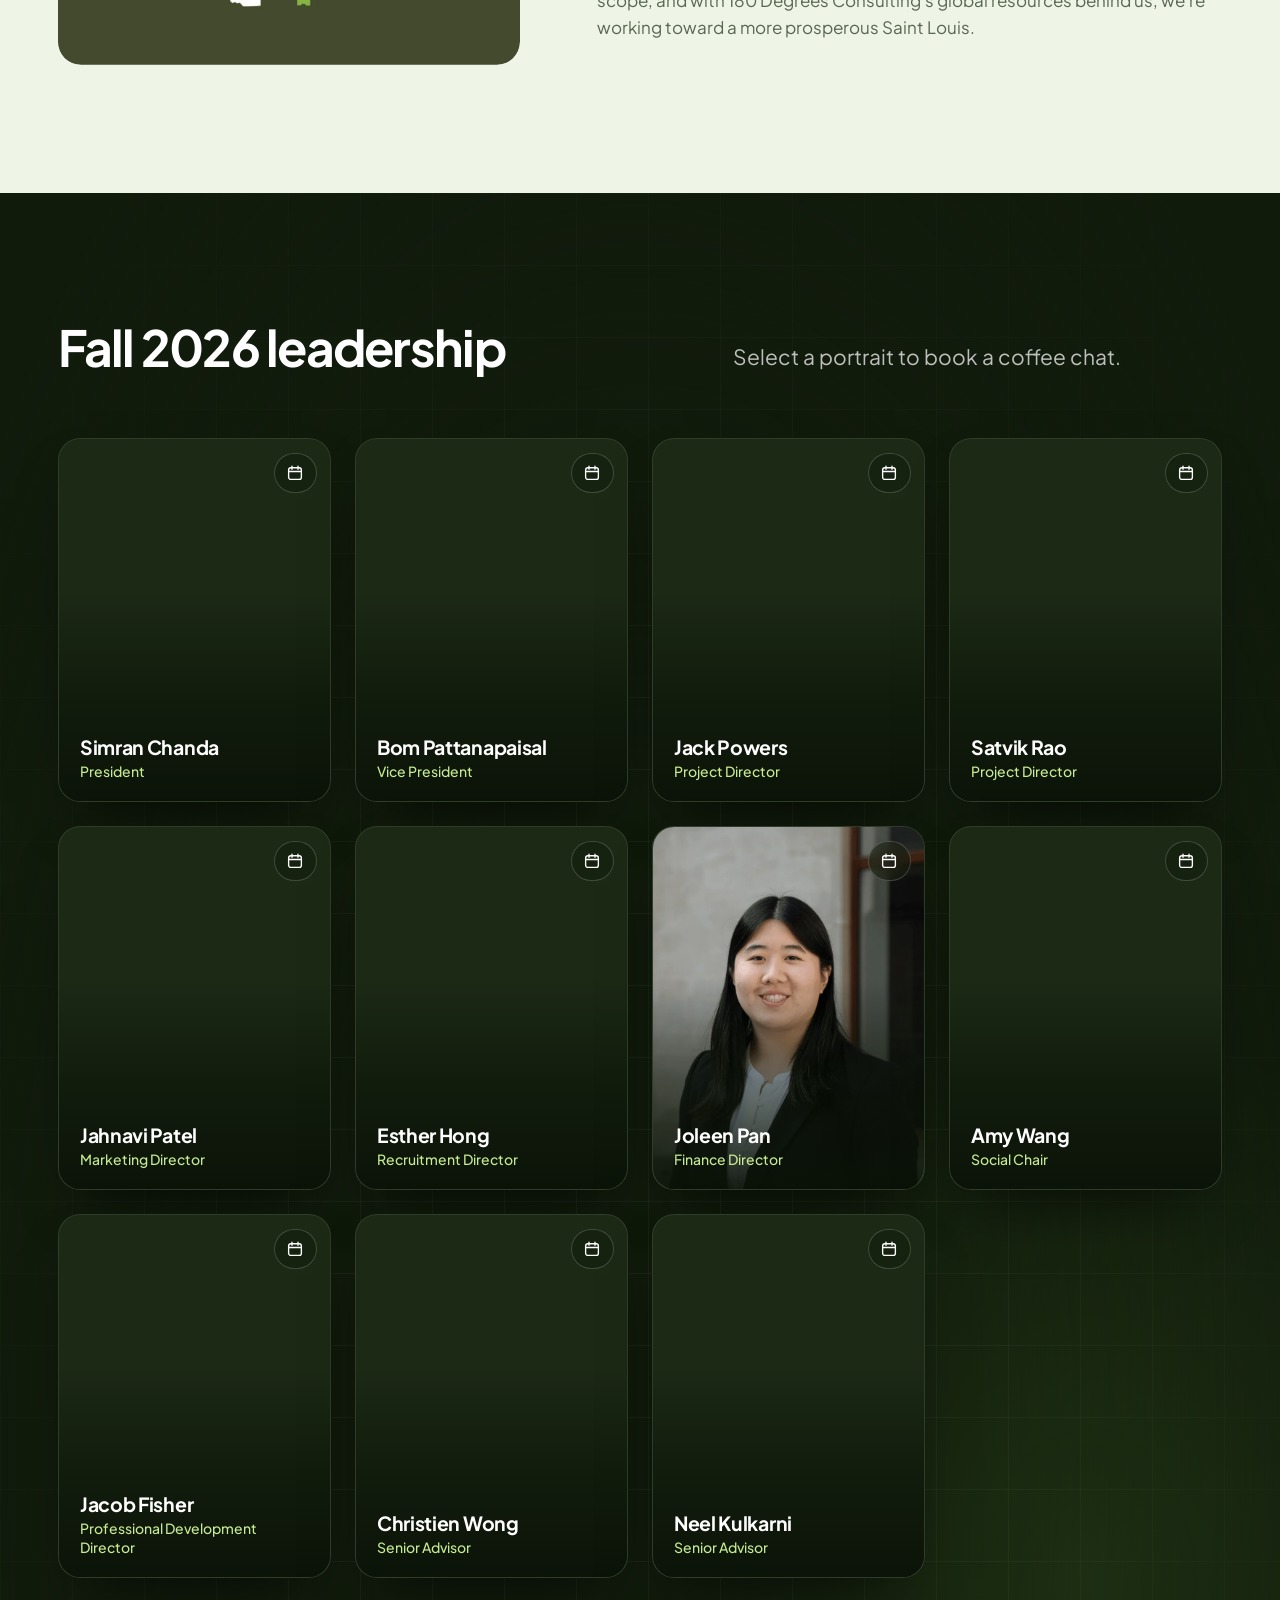
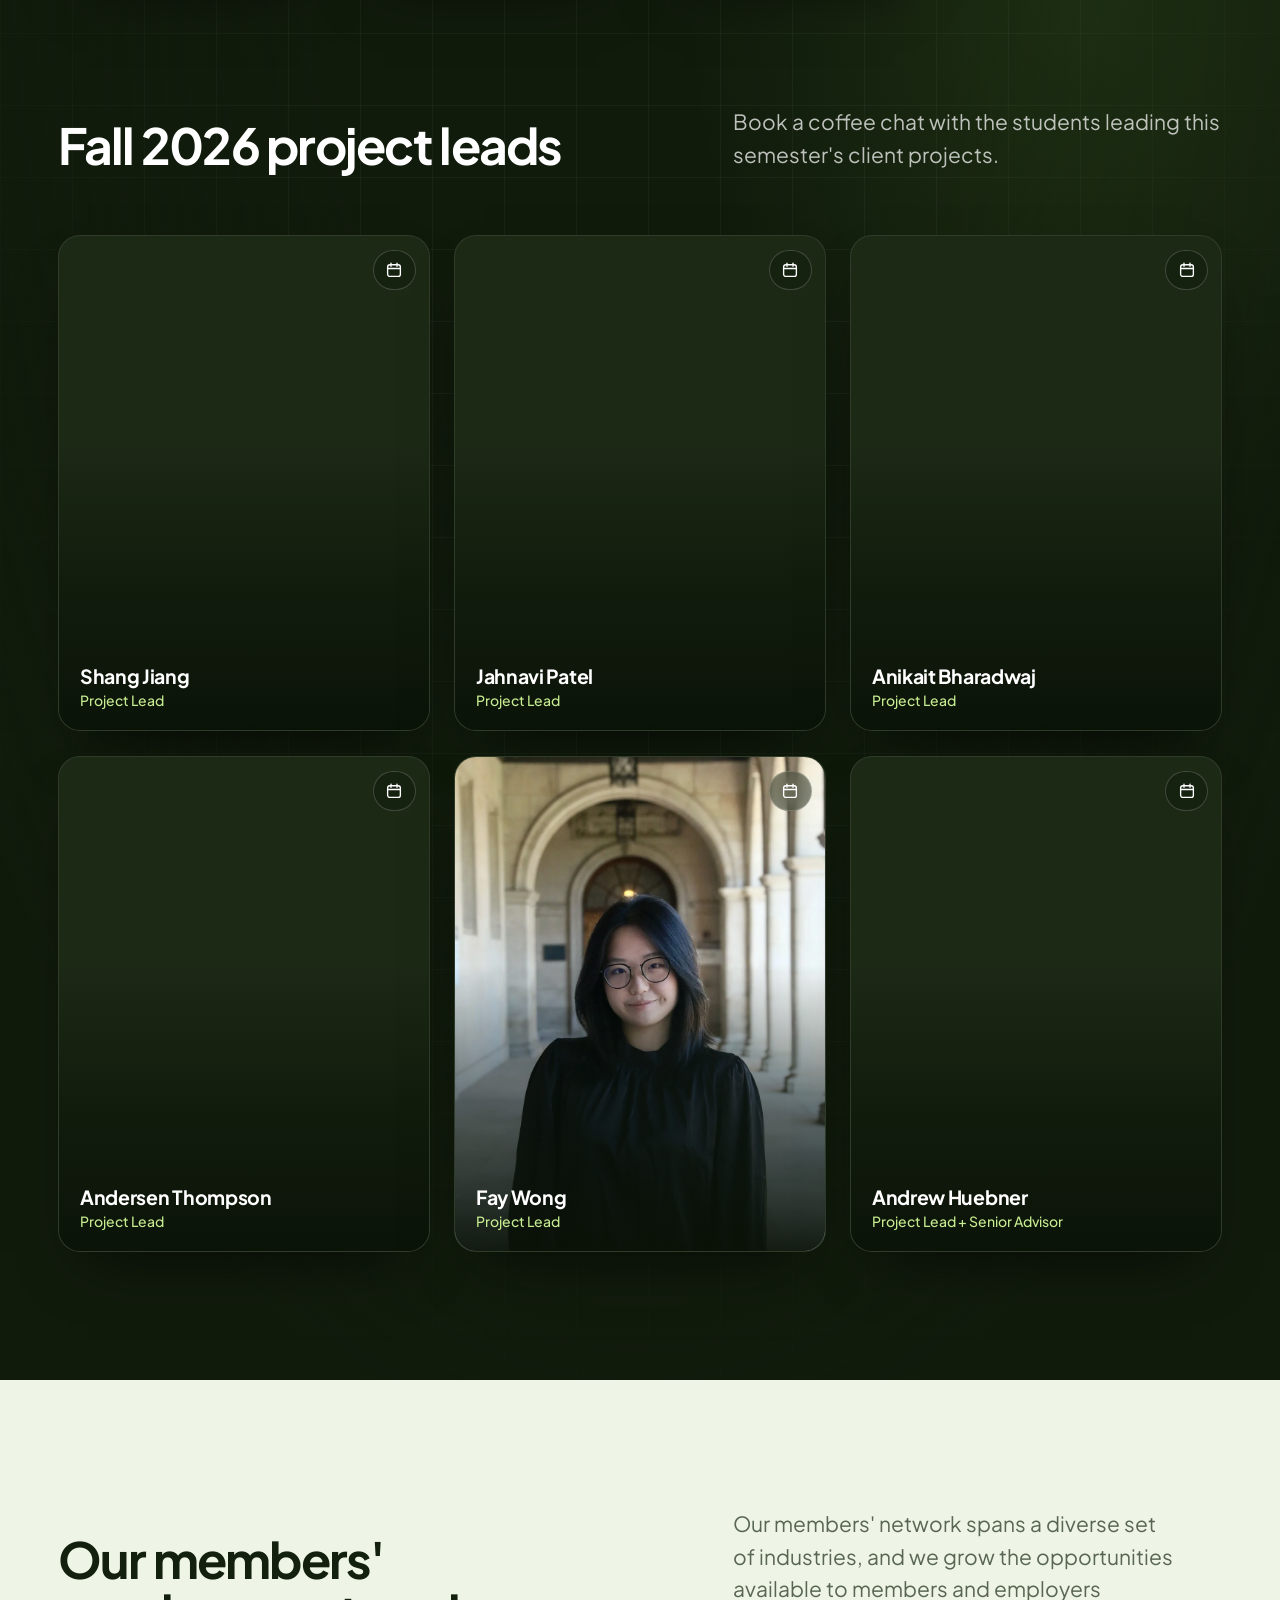
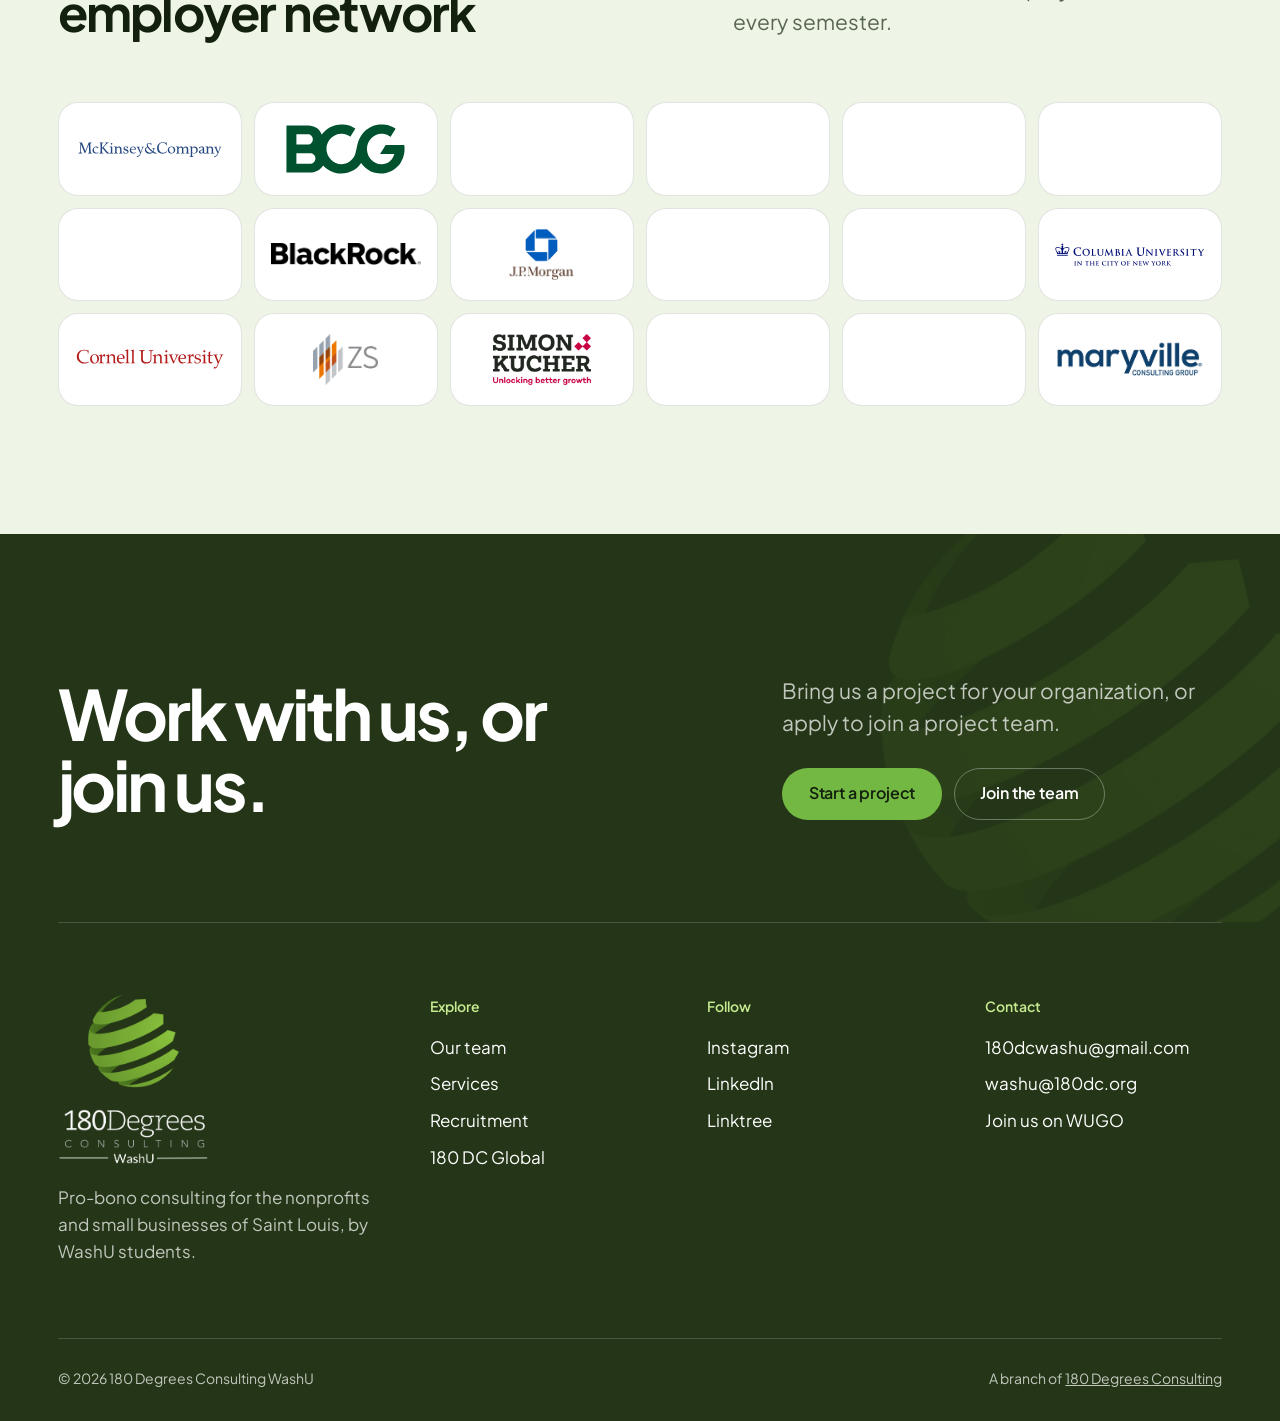
<file: our-team/index.html>
<!doctype html>
<html lang="en-US" class="no-js">
<head>
  <meta charset="utf-8">
  <meta name="viewport" content="width=device-width, initial-scale=1">
  <title>Our Team — 180 Degrees Consulting WashU</title>
  <meta name="description" content="Meet the students behind 180 Degrees Consulting WashU and book a coffee chat with our leadership and project leads.">
  <meta name="theme-color" content="#243617">
  <link rel="canonical" href="https://180dcwashu.com/our-team/">
  <link rel="icon" type="image/x-icon" href="../assets/images/favicon-light.ico" media="(prefers-color-scheme: light)">
  <link rel="icon" type="image/x-icon" href="../assets/images/favicon-dark.ico" media="(prefers-color-scheme: dark)">
  <meta property="og:site_name" content="180 Degrees Consulting WashU">
  <meta property="og:title" content="Our Team — 180 Degrees Consulting WashU">
  <meta property="og:description" content="Meet the students behind 180 Degrees Consulting WashU and book a coffee chat with our leadership and project leads.">
  <meta property="og:url" content="https://180dcwashu.com/our-team/">
  <meta property="og:type" content="website">
  <meta property="og:image" content="https://180dcwashu.com/assets/images/og-image.jpg">
  <meta name="twitter:card" content="summary">
  <link rel="preconnect" href="https://fonts.googleapis.com">
  <link rel="preconnect" href="https://fonts.gstatic.com" crossorigin>
  <link rel="stylesheet" href="https://fonts.googleapis.com/css2?family=Plus+Jakarta+Sans:wght@400..800&amp;display=swap">
  <link rel="stylesheet" href="../assets/css/site.css">
  <script>document.documentElement.className = "js"; setTimeout(function () { if (!window.siteReady) document.documentElement.classList.remove("js"); }, 4000);</script>
  <script src="../assets/js/site.js" defer></script>
</head>
<body>
  <a class="skip-link" href="#main">Skip to content</a>
  <header class="site-header">
    <div class="wrap header-inner">
      <a class="brand" href="../"><img src="../assets/images/logo-globe.webp" alt="" width="30" height="31"><span>180 DC WashU</span></a>
      <nav class="nav" aria-label="Main">
        <a class="nav__link" href="../our-team/" aria-current="page">Our team</a>
        <a class="nav__link" href="../services/">Services</a>
        <a class="nav__link" href="../recruitment/">Recruitment</a>
      </nav>
      <a class="btn btn--primary btn--small nav-cta" href="../recruitment/"><span class="btn__label"><span>Join us</span></span></a>
      <button class="menu-toggle" type="button" aria-expanded="false" aria-controls="menu" aria-label="Open menu"><span></span><span></span></button>
    </div>
  </header>
  <div class="menu" id="menu">
    <ul class="menu__links">
      <li><a href="../">Home</a></li>
      <li><a href="../our-team/" aria-current="page">Our team</a></li>
      <li><a href="../services/">Services</a></li>
      <li><a href="../recruitment/">Recruitment</a></li>
    </ul>
    <a class="btn btn--primary" href="../recruitment/"><span class="btn__label"><span>Join us</span></span></a>
  </div>
  <main id="main">
    <section class="page-hero" aria-labelledby="team-title">
      <div class="wrap">
        <div class="page-hero__top">
          <h1 class="page-hero__title" id="team-title" data-split>Students from every WashU school, working for Saint Louis.</h1>
          <div class="page-hero__side" data-intro style="--i:1">
            <p class="t-lede">Our members bring different disciplines, ambitions, and skill sets to every project. Book a coffee chat with anyone below to hear what it's like.</p>
            <div class="actions">
              <a class="btn btn--primary" href="#leadership"><span class="btn__label"><span>Meet the leadership</span></span></a>
              <a class="btn btn--ghost" href="../recruitment/"><span class="btn__label"><span>Join the team</span></span></a>
            </div>
          </div>
        </div>
        <div class="page-hero__media media" data-reveal="media">
          <img data-parallax src="../assets/images/team-group-formal.webp" alt="180 Degrees Consulting WashU members in business attire" width="2500" height="1667">
        </div>
      </div>
    </section>

    <section class="section section--mint" aria-labelledby="story-title">
      <div class="wrap story">
        <div class="story__art" data-reveal="media">
          <img src="../assets/images/st-louis-arch-globe.webp" alt="Saint Louis skyline and Gateway Arch in front of the 180 Degrees Consulting globe" width="1500" height="1500" loading="lazy">
        </div>
        <div class="story__copy">
          <h2 class="t-h2" id="story-title" data-reveal>Since 2024, we've had big ambitions.</h2>
          <p class="t-body" data-reveal style="--i:1">Founded in the summer of 2024, we saw a part of Saint Louis too often overlooked. Small businesses and nonprofits are the backbone of Saint Louis communities, yet they often lack the resources to get outside help. Enter 180 DC WashU: our pro-bono services give clients the assistance they deserve, and give our members a way to make a meaningful impact in their community.</p>
          <p class="t-body" data-reveal style="--i:2">We're the first social impact-driven consulting organization on WashU's campus. As a young branch, we plan to grow our projects in both number and scope, and with 180 Degrees Consulting's global resources behind us, we're working toward a more prosperous Saint Louis.</p>
        </div>
      </div>
    </section>

    <div class="roster-stage">
      <section class="section section--roster" id="leadership" aria-labelledby="leadership-title">
        <div class="wrap">
          <div class="section-head section-head--split">
            <h2 class="t-h2" id="leadership-title" data-reveal>Fall 2026 leadership</h2>
            <p class="t-lede" data-reveal style="--i:1">Select a portrait to book a coffee chat.</p>
          </div>
          <ul class="people">
          <li class="person" data-reveal style="--i:0">
            <a class="person__link" href="https://cal.com/simran-chanda-kwhoxx/30min" target="_blank" rel="noopener" aria-label="Book a coffee chat with Simran Chanda (opens in a new tab)">
              <span class="person__photo"><img src="../assets/images/team-simran-chanda.webp" alt="" width="1000" height="1000" loading="lazy" decoding="async"></span>
              <span class="person__shade" aria-hidden="true"></span>
              <span class="person__cta" aria-hidden="true"><svg viewBox="0 0 24 24" aria-hidden="true" focusable="false"><rect x="3.5" y="5" width="17" height="15.5" rx="3"/><path d="M3.5 10h17M8 3v4M16 3v4"/></svg><span>Book a coffee chat</span></span>
              <span class="person__caption">
                <span class="person__name">Simran Chanda</span>
                <span class="person__role">President</span>
              </span>
            </a>
          </li>
          <li class="person" data-reveal style="--i:1">
            <a class="person__link" href="https://calendly.com/bomardchavit/30min" target="_blank" rel="noopener" aria-label="Book a coffee chat with Bom Pattanapaisal (opens in a new tab)">
              <span class="person__photo"><img src="../assets/images/team-bom-pattanpaisal.webp" alt="" width="1000" height="1000" loading="lazy" decoding="async"></span>
              <span class="person__shade" aria-hidden="true"></span>
              <span class="person__cta" aria-hidden="true"><svg viewBox="0 0 24 24" aria-hidden="true" focusable="false"><rect x="3.5" y="5" width="17" height="15.5" rx="3"/><path d="M3.5 10h17M8 3v4M16 3v4"/></svg><span>Book a coffee chat</span></span>
              <span class="person__caption">
                <span class="person__name">Bom Pattanapaisal</span>
                <span class="person__role">Vice President</span>
              </span>
            </a>
          </li>
          <li class="person" data-reveal style="--i:2">
            <a class="person__link" href="https://calendly.com/jack-powers" target="_blank" rel="noopener" aria-label="Book a coffee chat with Jack Powers (opens in a new tab)">
              <span class="person__photo"><img src="../assets/images/team-jack-powers.webp" alt="" width="1000" height="1000" loading="lazy" decoding="async"></span>
              <span class="person__shade" aria-hidden="true"></span>
              <span class="person__cta" aria-hidden="true"><svg viewBox="0 0 24 24" aria-hidden="true" focusable="false"><rect x="3.5" y="5" width="17" height="15.5" rx="3"/><path d="M3.5 10h17M8 3v4M16 3v4"/></svg><span>Book a coffee chat</span></span>
              <span class="person__caption">
                <span class="person__name">Jack Powers</span>
                <span class="person__role">Project Director</span>
              </span>
            </a>
          </li>
          <li class="person" data-reveal style="--i:3">
            <a class="person__link" href="https://calendly.com/rao-satvik/30min?month=2026-08" target="_blank" rel="noopener" aria-label="Book a coffee chat with Satvik Rao (opens in a new tab)">
              <span class="person__photo"><img src="../assets/images/team-satvik-rao.webp" alt="" width="1000" height="1000" loading="lazy" decoding="async" style="object-position:54.8% 32.8%"></span>
              <span class="person__shade" aria-hidden="true"></span>
              <span class="person__cta" aria-hidden="true"><svg viewBox="0 0 24 24" aria-hidden="true" focusable="false"><rect x="3.5" y="5" width="17" height="15.5" rx="3"/><path d="M3.5 10h17M8 3v4M16 3v4"/></svg><span>Book a coffee chat</span></span>
              <span class="person__caption">
                <span class="person__name">Satvik Rao</span>
                <span class="person__role">Project Director</span>
              </span>
            </a>
          </li>
          <li class="person" data-reveal style="--i:0">
            <a class="person__link" href="https://calendly.com/j-b-patel-wustl/30min" target="_blank" rel="noopener" aria-label="Book a coffee chat with Jahnavi Patel (opens in a new tab)">
              <span class="person__photo"><img src="../assets/images/team-jahnavi-patel.webp" alt="" width="1000" height="1500" loading="lazy" decoding="async"></span>
              <span class="person__shade" aria-hidden="true"></span>
              <span class="person__cta" aria-hidden="true"><svg viewBox="0 0 24 24" aria-hidden="true" focusable="false"><rect x="3.5" y="5" width="17" height="15.5" rx="3"/><path d="M3.5 10h17M8 3v4M16 3v4"/></svg><span>Book a coffee chat</span></span>
              <span class="person__caption">
                <span class="person__name">Jahnavi Patel</span>
                <span class="person__role">Marketing Director</span>
              </span>
            </a>
          </li>
          <li class="person" data-reveal style="--i:1">
            <a class="person__link" href="https://calendly.com/ehong789/30min" target="_blank" rel="noopener" aria-label="Book a coffee chat with Esther Hong (opens in a new tab)">
              <span class="person__photo"><img src="../assets/images/team-esther-hong.webp" alt="" width="603" height="795" loading="lazy" decoding="async"></span>
              <span class="person__shade" aria-hidden="true"></span>
              <span class="person__cta" aria-hidden="true"><svg viewBox="0 0 24 24" aria-hidden="true" focusable="false"><rect x="3.5" y="5" width="17" height="15.5" rx="3"/><path d="M3.5 10h17M8 3v4M16 3v4"/></svg><span>Book a coffee chat</span></span>
              <span class="person__caption">
                <span class="person__name">Esther Hong</span>
                <span class="person__role">Recruitment Director</span>
              </span>
            </a>
          </li>
          <li class="person" data-reveal style="--i:2">
            <a class="person__link" href="https://calendly.com/jolpan330/30min" target="_blank" rel="noopener" aria-label="Book a coffee chat with Joleen Pan (opens in a new tab)">
              <span class="person__photo"><img src="../assets/images/team-joleen-pan.webp" alt="" width="1000" height="1000" loading="lazy" decoding="async"></span>
              <span class="person__shade" aria-hidden="true"></span>
              <span class="person__cta" aria-hidden="true"><svg viewBox="0 0 24 24" aria-hidden="true" focusable="false"><rect x="3.5" y="5" width="17" height="15.5" rx="3"/><path d="M3.5 10h17M8 3v4M16 3v4"/></svg><span>Book a coffee chat</span></span>
              <span class="person__caption">
                <span class="person__name">Joleen Pan</span>
                <span class="person__role">Finance Director</span>
              </span>
            </a>
          </li>
          <li class="person" data-reveal style="--i:3">
            <a class="person__link" href="https://calendly.com/amyw2728/30min" target="_blank" rel="noopener" aria-label="Book a coffee chat with Amy Wang (opens in a new tab)">
              <span class="person__photo"><img src="../assets/images/team-amy-wang.webp" alt="" width="1000" height="1370" loading="lazy" decoding="async"></span>
              <span class="person__shade" aria-hidden="true"></span>
              <span class="person__cta" aria-hidden="true"><svg viewBox="0 0 24 24" aria-hidden="true" focusable="false"><rect x="3.5" y="5" width="17" height="15.5" rx="3"/><path d="M3.5 10h17M8 3v4M16 3v4"/></svg><span>Book a coffee chat</span></span>
              <span class="person__caption">
                <span class="person__name">Amy Wang</span>
                <span class="person__role">Social Chair</span>
              </span>
            </a>
          </li>
          <li class="person" data-reveal style="--i:0">
            <a class="person__link" href="https://calendly.com/fisher-j-e-wustl/180degree-consulting-coffee-chat" target="_blank" rel="noopener" aria-label="Book a coffee chat with Jacob Fisher (opens in a new tab)">
              <span class="person__photo"><img src="../assets/images/team-jacob-fisher.webp" alt="" width="1000" height="751" loading="lazy" decoding="async"></span>
              <span class="person__shade" aria-hidden="true"></span>
              <span class="person__cta" aria-hidden="true"><svg viewBox="0 0 24 24" aria-hidden="true" focusable="false"><rect x="3.5" y="5" width="17" height="15.5" rx="3"/><path d="M3.5 10h17M8 3v4M16 3v4"/></svg><span>Book a coffee chat</span></span>
              <span class="person__caption">
                <span class="person__name">Jacob Fisher</span>
                <span class="person__role">Professional Development Director</span>
              </span>
            </a>
          </li>
          <li class="person" data-reveal style="--i:1">
            <a class="person__link" href="https://calendly.com/christienwong/meeting" target="_blank" rel="noopener" aria-label="Book a coffee chat with Christien Wong (opens in a new tab)">
              <span class="person__photo"><img src="../assets/images/team-christien-wong.webp" alt="" width="1000" height="1500" loading="lazy" decoding="async"></span>
              <span class="person__shade" aria-hidden="true"></span>
              <span class="person__cta" aria-hidden="true"><svg viewBox="0 0 24 24" aria-hidden="true" focusable="false"><rect x="3.5" y="5" width="17" height="15.5" rx="3"/><path d="M3.5 10h17M8 3v4M16 3v4"/></svg><span>Book a coffee chat</span></span>
              <span class="person__caption">
                <span class="person__name">Christien Wong</span>
                <span class="person__role">Senior Advisor</span>
              </span>
            </a>
          </li>
          <li class="person" data-reveal style="--i:2">
            <a class="person__link" href="https://calendly.com/nkulkarni543/30min" target="_blank" rel="noopener" aria-label="Book a coffee chat with Neel Kulkarni (opens in a new tab)">
              <span class="person__photo"><img src="../assets/images/team-neel-kulkarni.webp" alt="" width="1000" height="1000" loading="lazy" decoding="async"></span>
              <span class="person__shade" aria-hidden="true"></span>
              <span class="person__cta" aria-hidden="true"><svg viewBox="0 0 24 24" aria-hidden="true" focusable="false"><rect x="3.5" y="5" width="17" height="15.5" rx="3"/><path d="M3.5 10h17M8 3v4M16 3v4"/></svg><span>Book a coffee chat</span></span>
              <span class="person__caption">
                <span class="person__name">Neel Kulkarni</span>
                <span class="person__role">Senior Advisor</span>
              </span>
            </a>
          </li>
        </ul>
        </div>
      </section>

      <section class="section section--roster section--roster-cont section--flush-top" aria-labelledby="leads-title">
        <div class="wrap">
          <div class="section-head section-head--split">
            <h2 class="t-h2" id="leads-title" data-reveal>Fall 2026 project leads</h2>
            <p class="t-lede" data-reveal style="--i:1">Book a coffee chat with the students leading this semester's client projects.</p>
          </div>
          <ul class="people people--three">
          <li class="person" data-reveal style="--i:0">
            <a class="person__link" href="https://calendly.com/shangjiang1318/30min" target="_blank" rel="noopener" aria-label="Book a coffee chat with Shang Jiang (opens in a new tab)">
              <span class="person__photo"><img src="../assets/images/team-shang-jiang.webp" alt="" width="800" height="800" loading="lazy" decoding="async" style="object-position:78% 52.8%"></span>
              <span class="person__shade" aria-hidden="true"></span>
              <span class="person__cta" aria-hidden="true"><svg viewBox="0 0 24 24" aria-hidden="true" focusable="false"><rect x="3.5" y="5" width="17" height="15.5" rx="3"/><path d="M3.5 10h17M8 3v4M16 3v4"/></svg><span>Book a coffee chat</span></span>
              <span class="person__caption">
                <span class="person__name">Shang Jiang</span>
                <span class="person__role">Project Lead</span>
              </span>
            </a>
          </li>
          <li class="person" data-reveal style="--i:1">
            <a class="person__link" href="https://calendly.com/j-b-patel-wustl/30min" target="_blank" rel="noopener" aria-label="Book a coffee chat with Jahnavi Patel (opens in a new tab)">
              <span class="person__photo"><img src="../assets/images/team-jahnavi-patel.webp" alt="" width="1000" height="1500" loading="lazy" decoding="async"></span>
              <span class="person__shade" aria-hidden="true"></span>
              <span class="person__cta" aria-hidden="true"><svg viewBox="0 0 24 24" aria-hidden="true" focusable="false"><rect x="3.5" y="5" width="17" height="15.5" rx="3"/><path d="M3.5 10h17M8 3v4M16 3v4"/></svg><span>Book a coffee chat</span></span>
              <span class="person__caption">
                <span class="person__name">Jahnavi Patel</span>
                <span class="person__role">Project Lead</span>
              </span>
            </a>
          </li>
          <li class="person" data-reveal style="--i:2">
            <a class="person__link" href="https://calendly.com/anikaitbh/30-min-meeting" target="_blank" rel="noopener" aria-label="Book a coffee chat with Anikait Bharadwaj (opens in a new tab)">
              <span class="person__photo"><img src="../assets/images/team-anikait-bharadwaj.webp" alt="" width="1000" height="1500" loading="lazy" decoding="async"></span>
              <span class="person__shade" aria-hidden="true"></span>
              <span class="person__cta" aria-hidden="true"><svg viewBox="0 0 24 24" aria-hidden="true" focusable="false"><rect x="3.5" y="5" width="17" height="15.5" rx="3"/><path d="M3.5 10h17M8 3v4M16 3v4"/></svg><span>Book a coffee chat</span></span>
              <span class="person__caption">
                <span class="person__name">Anikait Bharadwaj</span>
                <span class="person__role">Project Lead</span>
              </span>
            </a>
          </li>
          <li class="person" data-reveal style="--i:3">
            <a class="person__link" href="https://calendly.com/a-d-thompson-wustl/30min?month=2026-08" target="_blank" rel="noopener" aria-label="Book a coffee chat with Andersen Thompson (opens in a new tab)">
              <span class="person__photo"><img src="../assets/images/team-andersen-thompson.webp" alt="" width="1000" height="1776" loading="lazy" decoding="async"></span>
              <span class="person__shade" aria-hidden="true"></span>
              <span class="person__cta" aria-hidden="true"><svg viewBox="0 0 24 24" aria-hidden="true" focusable="false"><rect x="3.5" y="5" width="17" height="15.5" rx="3"/><path d="M3.5 10h17M8 3v4M16 3v4"/></svg><span>Book a coffee chat</span></span>
              <span class="person__caption">
                <span class="person__name">Andersen Thompson</span>
                <span class="person__role">Project Lead</span>
              </span>
            </a>
          </li>
          <li class="person" data-reveal style="--i:0">
            <a class="person__link" href="https://calendly.com/fay-w-wustl/30min" target="_blank" rel="noopener" aria-label="Book a coffee chat with Fay Wong (opens in a new tab)">
              <span class="person__photo"><img src="../assets/images/team-fay-wong.webp" alt="" width="1000" height="1500" loading="lazy" decoding="async"></span>
              <span class="person__shade" aria-hidden="true"></span>
              <span class="person__cta" aria-hidden="true"><svg viewBox="0 0 24 24" aria-hidden="true" focusable="false"><rect x="3.5" y="5" width="17" height="15.5" rx="3"/><path d="M3.5 10h17M8 3v4M16 3v4"/></svg><span>Book a coffee chat</span></span>
              <span class="person__caption">
                <span class="person__name">Fay Wong</span>
                <span class="person__role">Project Lead</span>
              </span>
            </a>
          </li>
          <li class="person" data-reveal style="--i:1">
            <a class="person__link" href="https://cal.com/andrew-huebner-bfiinx" target="_blank" rel="noopener" aria-label="Book a coffee chat with Andrew Huebner (opens in a new tab)">
              <span class="person__photo"><img src="../assets/images/team-andrew-huebner.webp" alt="" width="1000" height="1500" loading="lazy" decoding="async" style="object-position:44% 15.2%"></span>
              <span class="person__shade" aria-hidden="true"></span>
              <span class="person__cta" aria-hidden="true"><svg viewBox="0 0 24 24" aria-hidden="true" focusable="false"><rect x="3.5" y="5" width="17" height="15.5" rx="3"/><path d="M3.5 10h17M8 3v4M16 3v4"/></svg><span>Book a coffee chat</span></span>
              <span class="person__caption">
                <span class="person__name">Andrew Huebner</span>
                <span class="person__role">Project Lead + Senior Advisor</span>
              </span>
            </a>
          </li>
        </ul>
        </div>
      </section>
    </div>

    <section class="section section--mint" aria-labelledby="network-title">
      <div class="wrap">
        <div class="section-head section-head--split">
          <h2 class="t-h2" id="network-title" data-reveal>Our members' employer network</h2>
          <p class="t-lede" data-reveal style="--i:1">Our members' network spans a diverse set of industries, and we grow the opportunities available to members and employers every semester.</p>
        </div>
        <ul class="logos logos--network" data-reveal="group">
          <li class="logos__item" style="--i:0"><img src="../assets/images/network-mckinsey.svg" alt="McKinsey &amp; Company" width="360" height="45" loading="lazy" decoding="async"></li>
          <li class="logos__item" style="--i:1"><img src="../assets/images/network-bcg.svg" alt="Boston Consulting Group" width="1024" height="432" loading="lazy" decoding="async"></li>
          <li class="logos__item" style="--i:2"><img src="../assets/images/network-microsoft.png" alt="Microsoft" width="1500" height="844" loading="lazy" decoding="async"></li>
          <li class="logos__item" style="--i:3"><img src="../assets/images/network-deloitte.png" alt="Deloitte" width="712" height="438" loading="lazy" decoding="async"></li>
          <li class="logos__item" style="--i:4"><img src="../assets/images/network-ey.webp" alt="EY" width="1200" height="1212" loading="lazy" decoding="async"></li>
          <li class="logos__item" style="--i:5"><img src="../assets/images/network-kpmg.webp" alt="KPMG" width="1200" height="478" loading="lazy" decoding="async"></li>
          <li class="logos__item" style="--i:6"><img src="../assets/images/network-accenture.webp" alt="Accenture" width="1024" height="270" loading="lazy" decoding="async"></li>
          <li class="logos__item" style="--i:7"><img src="../assets/images/network-blackrock.webp" alt="BlackRock" width="1280" height="186" loading="lazy" decoding="async"></li>
          <li class="logos__item" style="--i:8"><img src="../assets/images/network-jpmorgan.png" alt="J.P. Morgan" width="1500" height="844" loading="lazy" decoding="async"></li>
          <li class="logos__item" style="--i:9"><img src="../assets/images/network-boeing.webp" alt="Boeing" width="1024" height="465" loading="lazy" decoding="async"></li>
          <li class="logos__item" style="--i:10"><img src="../assets/images/network-federal-reserve.png" alt="Federal Reserve System" width="1200" height="1200" loading="lazy" decoding="async"></li>
          <li class="logos__item" style="--i:11"><img src="../assets/images/network-columbia.svg" alt="Columbia University" width="357" height="55" loading="lazy" decoding="async"></li>
          <li class="logos__item" style="--i:12"><img src="../assets/images/network-cornell.svg" alt="Cornell University" width="152" height="20" loading="lazy" decoding="async"></li>
          <li class="logos__item" style="--i:13"><img src="../assets/images/network-zs.png" alt="ZS" width="1200" height="947" loading="lazy" decoding="async"></li>
          <li class="logos__item" style="--i:14"><img src="../assets/images/network-simon-kucher.webp" alt="Simon-Kucher" width="1200" height="630" loading="lazy" decoding="async"></li>
          <li class="logos__item" style="--i:15"><img src="../assets/images/network-stifel.webp" alt="Stifel" width="1500" height="844" loading="lazy" decoding="async"></li>
          <li class="logos__item" style="--i:16"><img src="../assets/images/network-pnc.webp" alt="PNC" width="1280" height="388" loading="lazy" decoding="async"></li>
          <li class="logos__item" style="--i:17"><img src="../assets/images/network-maryville.png" alt="Maryville Consulting Group" width="710" height="192" loading="lazy" decoding="async"></li>
        </ul>
      </div>
    </section>

    <section class="cta" aria-labelledby="cta-title">
      <div class="wrap cta__inner">
        <h2 class="cta__title" id="cta-title" data-reveal>Work with us, or join us.</h2>
        <div class="cta__side" data-reveal style="--i:1">
          <p>Bring us a project for your organization, or apply to join a project team.</p>
          <div class="actions">
            <a class="btn btn--primary" href="../services/#contact"><span class="btn__label"><span>Start a project</span></span></a>
            <a class="btn btn--ghost" href="../recruitment/"><span class="btn__label"><span>Join the team</span></span></a>
          </div>
        </div>
      </div>
    </section>
  </main>
  <footer class="site-footer">
    <div class="wrap">
      <div class="footer-top">
        <div class="footer-brand">
          <a href="../"><img src="../assets/images/logo-180dc-washu-white.png" alt="180 Degrees Consulting WashU" width="150" height="169" loading="lazy"></a>
          <p>Pro-bono consulting for the nonprofits and small businesses of Saint Louis, by WashU students.</p>
        </div>
        <div class="footer-col">
          <h2>Explore</h2>
          <ul>
            <li><a href="../our-team/">Our team</a></li>
            <li><a href="../services/">Services</a></li>
            <li><a href="../recruitment/">Recruitment</a></li>
            <li><a href="https://www.180dc.org/" target="_blank" rel="noopener">180 DC Global</a></li>
          </ul>
        </div>
        <div class="footer-col">
          <h2>Follow</h2>
          <ul>
            <li><a href="https://www.instagram.com/180dcwashu/" target="_blank" rel="noopener">Instagram</a></li>
            <li><a href="https://www.linkedin.com/company/180dcwashu/posts/?feedView=all" target="_blank" rel="noopener">LinkedIn</a></li>
            <li><a href="https://linktr.ee/180dcWashU" target="_blank" rel="noopener">Linktree</a></li>
          </ul>
        </div>
        <div class="footer-col">
          <h2>Contact</h2>
          <ul>
            <li><a href="mailto:180dcwashu@gmail.com">180dcwashu@gmail.com</a></li>
            <li><a href="mailto:washu@180dc.org">washu@180dc.org</a></li>
            <li><a href="https://wustl.presence.io/organization/180-degrees-consulting-washu/join" target="_blank" rel="noopener">Join us on WUGO</a></li>
          </ul>
        </div>
      </div>
      <div class="footer-bottom">
        <p>© 2026 180 Degrees Consulting WashU</p>
        <p>A branch of <a href="https://www.180dc.org/" target="_blank" rel="noopener">180 Degrees Consulting</a></p>
      </div>
    </div>
  </footer>
</body>
</html>
</file>
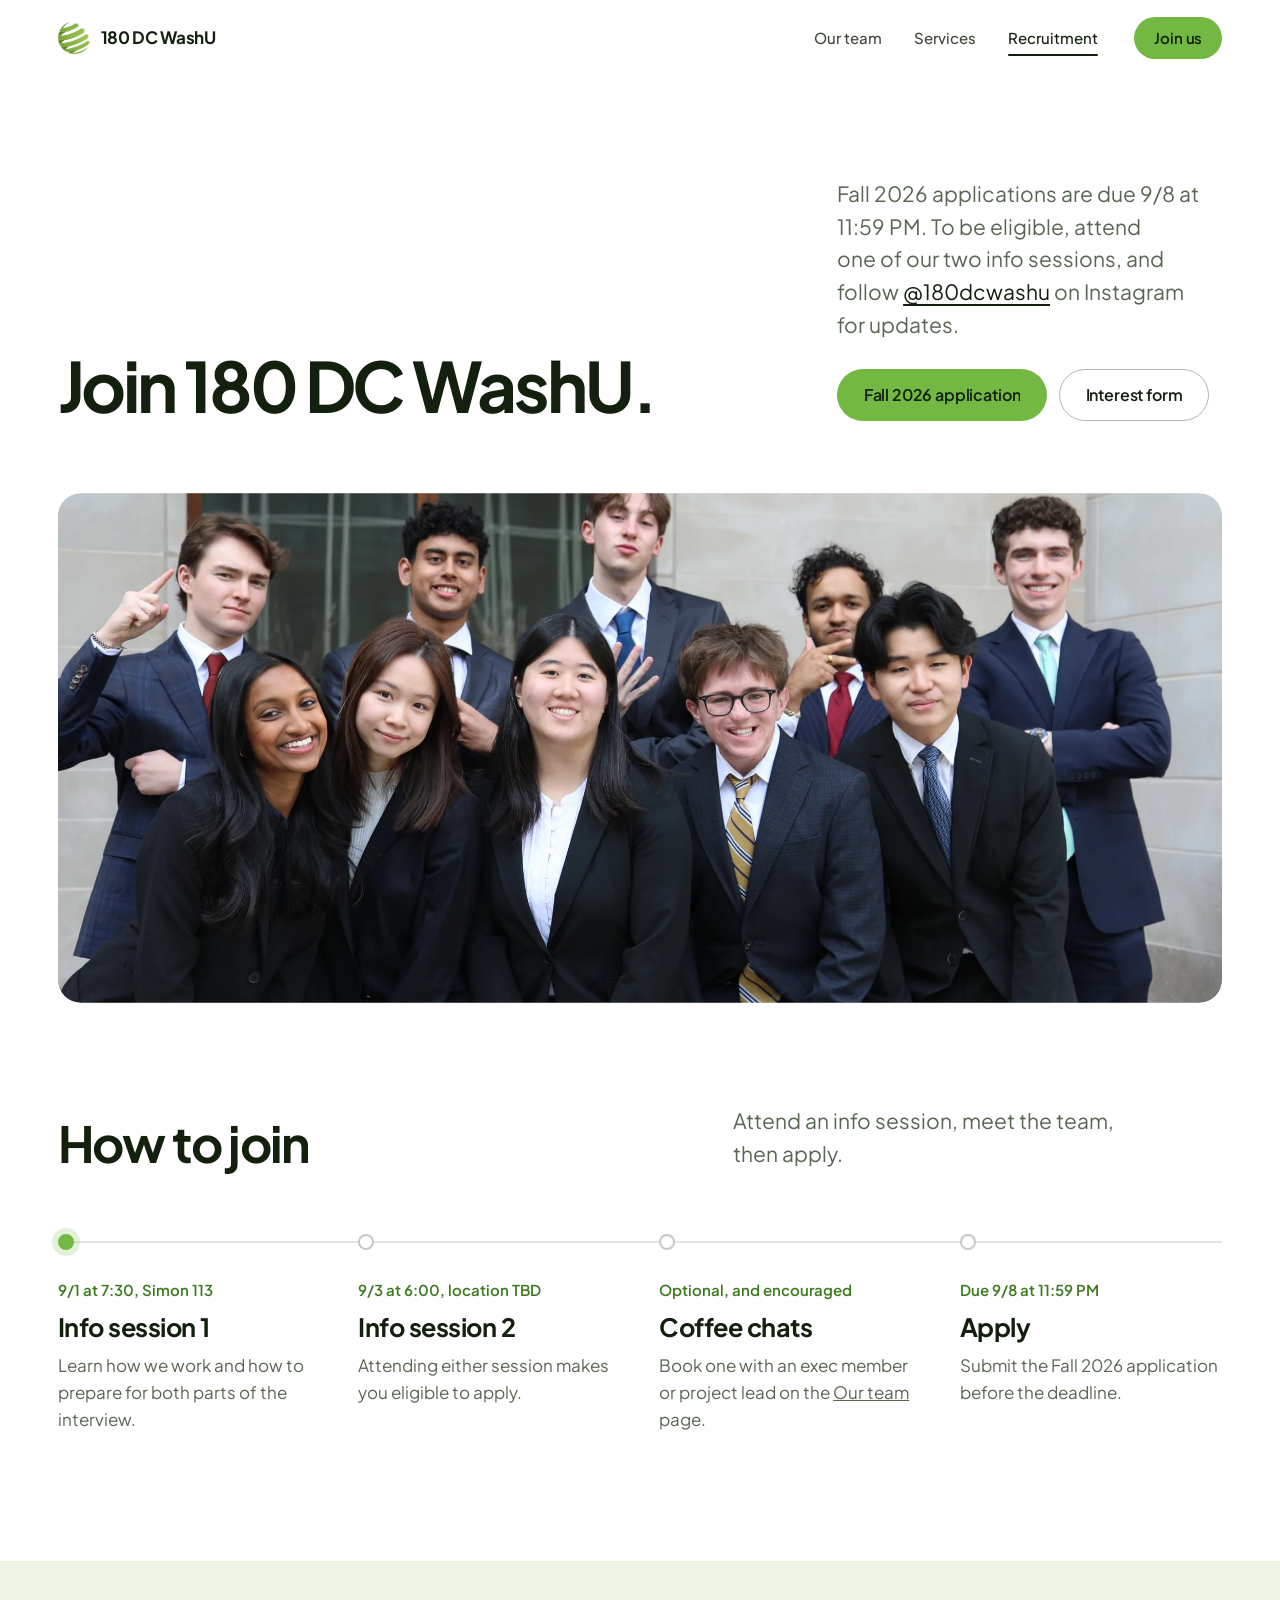
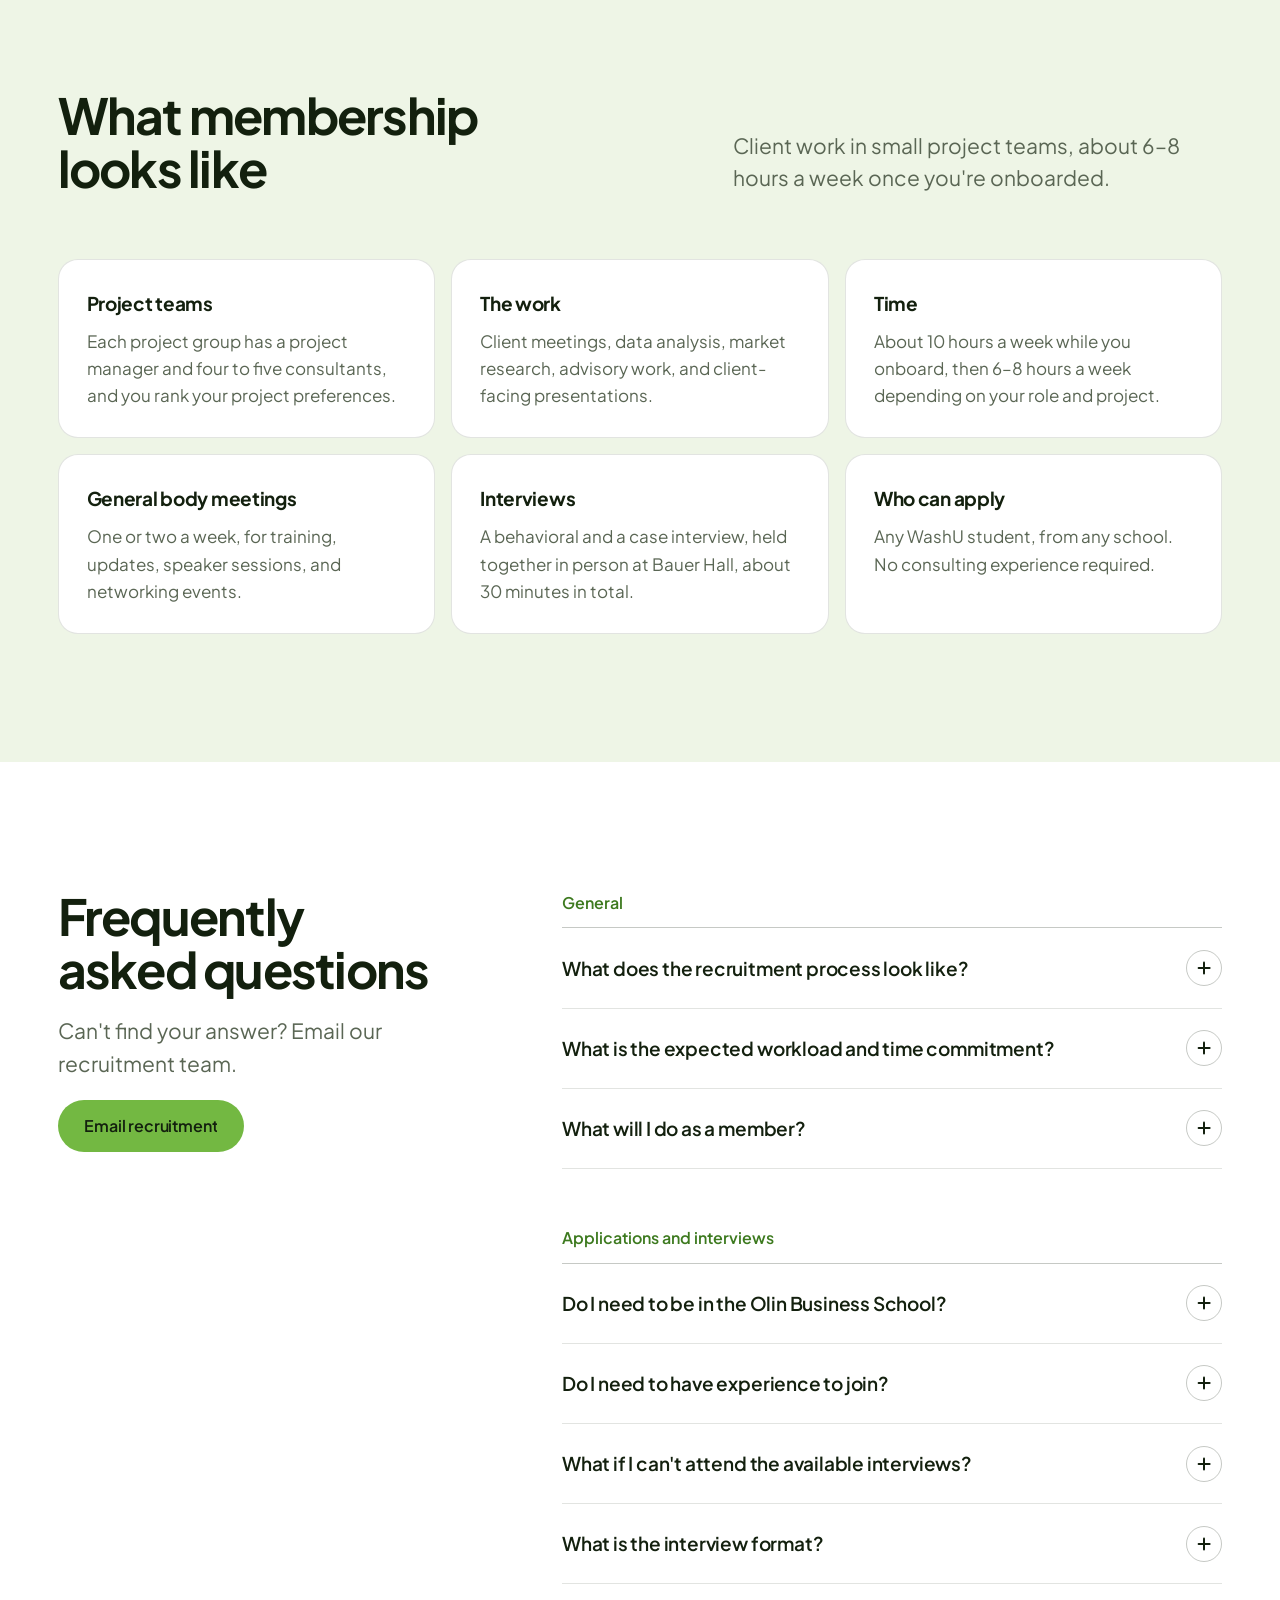
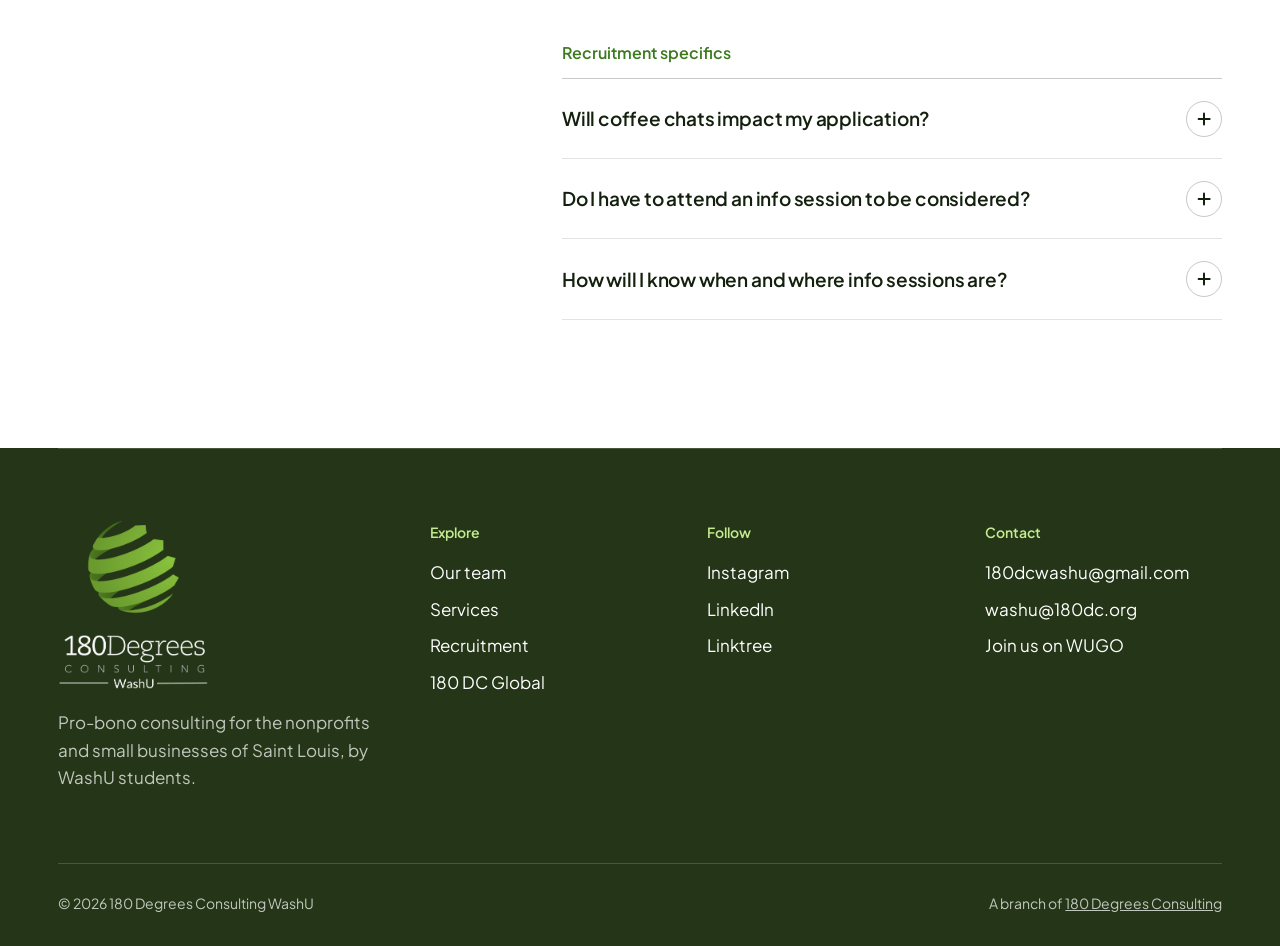
<file: recruitment/index.html>
<!doctype html>
<html lang="en-US" class="no-js">
<head>
  <meta charset="utf-8">
  <meta name="viewport" content="width=device-width, initial-scale=1">
  <title>Recruitment — 180 Degrees Consulting WashU</title>
  <meta name="description" content="How to join 180 Degrees Consulting WashU: info sessions, coffee chats, applications, and answers to common questions.">
  <meta name="theme-color" content="#243617">
  <link rel="canonical" href="https://180dcwashu.com/recruitment/">
  <link rel="icon" type="image/x-icon" href="../assets/images/favicon-light.ico" media="(prefers-color-scheme: light)">
  <link rel="icon" type="image/x-icon" href="../assets/images/favicon-dark.ico" media="(prefers-color-scheme: dark)">
  <meta property="og:site_name" content="180 Degrees Consulting WashU">
  <meta property="og:title" content="Recruitment — 180 Degrees Consulting WashU">
  <meta property="og:description" content="How to join 180 Degrees Consulting WashU: info sessions, coffee chats, applications, and answers to common questions.">
  <meta property="og:url" content="https://180dcwashu.com/recruitment/">
  <meta property="og:type" content="website">
  <meta property="og:image" content="https://180dcwashu.com/assets/images/og-image.jpg">
  <meta name="twitter:card" content="summary">
  <link rel="preconnect" href="https://fonts.googleapis.com">
  <link rel="preconnect" href="https://fonts.gstatic.com" crossorigin>
  <link rel="stylesheet" href="https://fonts.googleapis.com/css2?family=Plus+Jakarta+Sans:wght@400..800&amp;display=swap">
  <link rel="stylesheet" href="../assets/css/site.css">
  <script>document.documentElement.className = "js"; setTimeout(function () { if (!window.siteReady) document.documentElement.classList.remove("js"); }, 4000);</script>
  <script src="../assets/js/site.js" defer></script>
</head>
<body>
  <a class="skip-link" href="#main">Skip to content</a>
  <header class="site-header">
    <div class="wrap header-inner">
      <a class="brand" href="../"><img src="../assets/images/logo-globe.webp" alt="" width="30" height="31"><span>180 DC WashU</span></a>
      <nav class="nav" aria-label="Main">
        <a class="nav__link" href="../our-team/">Our team</a>
        <a class="nav__link" href="../services/">Services</a>
        <a class="nav__link" href="../recruitment/" aria-current="page">Recruitment</a>
      </nav>
      <a class="btn btn--primary btn--small nav-cta" href="../recruitment/"><span class="btn__label"><span>Join us</span></span></a>
      <button class="menu-toggle" type="button" aria-expanded="false" aria-controls="menu" aria-label="Open menu"><span></span><span></span></button>
    </div>
  </header>
  <div class="menu" id="menu">
    <ul class="menu__links">
      <li><a href="../">Home</a></li>
      <li><a href="../our-team/">Our team</a></li>
      <li><a href="../services/">Services</a></li>
      <li><a href="../recruitment/" aria-current="page">Recruitment</a></li>
    </ul>
    <a class="btn btn--primary" href="../recruitment/"><span class="btn__label"><span>Join us</span></span></a>
  </div>
  <main id="main">
    <section class="page-hero" aria-labelledby="rec-title">
      <div class="wrap">
        <div class="page-hero__top">
          <h1 class="page-hero__title" id="rec-title" data-split>Join 180 DC WashU.</h1>
          <div class="page-hero__side" data-intro style="--i:1">
            <p class="t-lede">Fall 2026 applications are due 9/8 at 11:59 PM. To be eligible, attend one of our two info sessions, and follow <a href="https://www.instagram.com/180dcwashu/" target="_blank" rel="noopener">@180dcwashu</a> on Instagram for updates.</p>
            <div class="actions">
              <a class="btn btn--primary" href="https://docs.google.com/forms/d/e/1FAIpQLScbtv1LIPkemKiy_BPdrf36dsCvYjALNcYHL4IiHL3814j8nw/viewform?usp=header"><span class="btn__label"><span>Fall 2026 application</span></span></a>
              <a class="btn btn--ghost" href="https://docs.google.com/forms/d/e/1FAIpQLSd3OlN0CFv_4bqB7KfGRC7WLWpNEjFEaGpWXuHkI7vB2jDH4g/viewform?usp=header"><span class="btn__label"><span>Interest form</span></span></a>
            </div>
          </div>
        </div>
        <div class="page-hero__media media" data-reveal="media">
          <img data-parallax src="../assets/images/recruitment-hero.webp" alt="180 Degrees Consulting WashU members together outside a campus building" width="2500" height="1667">
        </div>
      </div>
    </section>

    <section class="section section--flush-top" aria-labelledby="steps-title">
      <div class="wrap">
        <div class="section-head section-head--split">
          <h2 class="t-h2" id="steps-title" data-reveal>How to join</h2>
          <p class="t-lede" data-reveal style="--i:1">Attend an info session, meet the team, then apply.</p>
        </div>
        <ol class="timeline" data-reveal="group">
          <li class="step" style="--i:0">
            <span class="step__dot" aria-hidden="true"></span>
            <p class="step__when">9/1 at 7:30, Simon 113</p>
            <h3 class="step__title">Info session 1</h3>
            <p class="step__text">Learn how we work and how to prepare for both parts of the interview.</p>
          </li>
          <li class="step" style="--i:1">
            <span class="step__dot" aria-hidden="true"></span>
            <p class="step__when">9/3 at 6:00, location TBD</p>
            <h3 class="step__title">Info session 2</h3>
            <p class="step__text">Attending either session makes you eligible to apply.</p>
          </li>
          <li class="step" style="--i:2">
            <span class="step__dot" aria-hidden="true"></span>
            <p class="step__when">Optional, and encouraged</p>
            <h3 class="step__title">Coffee chats</h3>
            <p class="step__text">Book one with an exec member or project lead on the <a href="../our-team/">Our team</a> page.</p>
          </li>
          <li class="step" style="--i:3">
            <span class="step__dot" aria-hidden="true"></span>
            <p class="step__when">Due 9/8 at 11:59 PM</p>
            <h3 class="step__title">Apply</h3>
            <p class="step__text">Submit the Fall 2026 application before the deadline.</p>
          </li>
        </ol>
      </div>
    </section>

    <section class="section section--mint" aria-labelledby="membership-title">
      <div class="wrap">
        <div class="section-head section-head--split">
          <h2 class="t-h2" id="membership-title" data-reveal>What membership looks like</h2>
          <p class="t-lede" data-reveal style="--i:1">Client work in small project teams, about 6–8 hours a week once you're onboarded.</p>
        </div>
        <dl class="specs" data-reveal="group">
          <div class="spec" style="--i:0">
            <dt>Project teams</dt>
            <dd>Each project group has a project manager and four to five consultants, and you rank your project preferences.</dd>
          </div>
          <div class="spec" style="--i:1">
            <dt>The work</dt>
            <dd>Client meetings, data analysis, market research, advisory work, and client-facing presentations.</dd>
          </div>
          <div class="spec" style="--i:2">
            <dt>Time</dt>
            <dd>About 10 hours a week while you onboard, then 6–8 hours a week depending on your role and project.</dd>
          </div>
          <div class="spec" style="--i:3">
            <dt>General body meetings</dt>
            <dd>One or two a week, for training, updates, speaker sessions, and networking events.</dd>
          </div>
          <div class="spec" style="--i:4">
            <dt>Interviews</dt>
            <dd>A behavioral and a case interview, held together in person at Bauer Hall, about 30 minutes in total.</dd>
          </div>
          <div class="spec" style="--i:5">
            <dt>Who can apply</dt>
            <dd>Any WashU student, from any school. No consulting experience required.</dd>
          </div>
        </dl>
      </div>
    </section>

    <section class="section" aria-labelledby="faq-title">
      <div class="wrap faq">
        <div class="faq__head">
          <h2 class="t-h2" id="faq-title" data-reveal>Frequently asked questions</h2>
          <p class="t-lede" data-reveal style="--i:1">Can't find your answer? Email our recruitment team.</p>
          <div class="actions" data-reveal style="--i:2">
            <a class="btn btn--primary" href="mailto:a.m.huebner@wustl.edu?subject=Recruitment%20Inquiry"><span class="btn__label"><span>Email recruitment</span></span></a>
          </div>
        </div>
        <div class="faq__groups">
          <div class="faq__group" data-reveal>
            <h3 class="faq__group-title">General</h3>
            <ul class="faq__list">
              <li class="faq__item">
                <h4 class="faq__heading"><button class="faq__q" type="button" id="faq-1-q" aria-expanded="false" aria-controls="faq-1"><span>What does the recruitment process look like?</span><span class="faq__icon" aria-hidden="true"></span></button></h4>
                <div class="faq__a" id="faq-1" role="region" aria-labelledby="faq-1-q" hidden><p>Applications will be open from January 21 to January 27, with interview decisions being released shortly after. We will conduct interviews from January 29 to February 1, with decisions released on February 3 at 5:00 pm.</p><p>Accepted members will be incorporated into 180 DC WashU shortly after final decisions are released.</p></div>
              </li>
              <li class="faq__item">
                <h4 class="faq__heading"><button class="faq__q" type="button" id="faq-2-q" aria-expanded="false" aria-controls="faq-2"><span>What is the expected workload and time commitment?</span><span class="faq__icon" aria-hidden="true"></span></button></h4>
                <div class="faq__a" id="faq-2" role="region" aria-labelledby="faq-2-q" hidden><p>New members should expect a commitment of approximately 10 hours per week. This will include training, onboarding, meeting existing members, and initial project work. After onboarding has concluded, the expected time commitment is 6-8 hours per week, with exact workloads varying by role and project.</p><p>GBMS will be held 1-2 times per week for group training, updates, speaker sessions, and networking events.</p></div>
              </li>
              <li class="faq__item">
                <h4 class="faq__heading"><button class="faq__q" type="button" id="faq-3-q" aria-expanded="false" aria-controls="faq-3"><span>What will I do as a member?</span><span class="faq__icon" aria-hidden="true"></span></button></h4>
                <div class="faq__a" id="faq-3" role="region" aria-labelledby="faq-3-q" hidden><p>Members will work in project groups, each with a project manager and 4-5 consultants. Clients for Spring 2026 are TBD, but members will have the option to rank their project preferences. Tasks will be client-specific, but have often involved meetings, data analysis, market research, advisory, and client-facing presentations.</p></div>
              </li>
            </ul>
          </div>
          <div class="faq__group" data-reveal>
            <h3 class="faq__group-title">Applications and interviews</h3>
            <ul class="faq__list">
              <li class="faq__item">
                <h4 class="faq__heading"><button class="faq__q" type="button" id="faq-4-q" aria-expanded="false" aria-controls="faq-4"><span>Do I need to be in the Olin Business School?</span><span class="faq__icon" aria-hidden="true"></span></button></h4>
                <div class="faq__a" id="faq-4" role="region" aria-labelledby="faq-4-q" hidden><p>No. Our team is made of members from every WashU school, and we seek this diversity of experience to add an extra level of depth to our work. We encourage any interested WashU student to apply!</p></div>
              </li>
              <li class="faq__item">
                <h4 class="faq__heading"><button class="faq__q" type="button" id="faq-5-q" aria-expanded="false" aria-controls="faq-5"><span>Do I need to have experience to join?</span><span class="faq__icon" aria-hidden="true"></span></button></h4>
                <div class="faq__a" id="faq-5" role="region" aria-labelledby="faq-5-q" hidden><p>No. We understand that many applicants may have little or no experience, and account for this in our decision-making. If you don’t have much experience, we recommend that you convey how you plan to make a social impact as a member of 180 DC WashU.</p></div>
              </li>
              <li class="faq__item">
                <h4 class="faq__heading"><button class="faq__q" type="button" id="faq-6-q" aria-expanded="false" aria-controls="faq-6"><span>What if I can&#x27;t attend the available interviews?</span><span class="faq__icon" aria-hidden="true"></span></button></h4>
                <div class="faq__a" id="faq-6" role="region" aria-labelledby="faq-6-q" hidden><p>If you are selected to move on to the interview round and are unable to attend any available interview time, please contact us immediately so we can accommodate your situation.</p></div>
              </li>
              <li class="faq__item">
                <h4 class="faq__heading"><button class="faq__q" type="button" id="faq-7-q" aria-expanded="false" aria-controls="faq-7"><span>What is the interview format?</span><span class="faq__icon" aria-hidden="true"></span></button></h4>
                <div class="faq__a" id="faq-7" role="region" aria-labelledby="faq-7-q" hidden><p>Our interview process consists of a behavioral and case interview. Both sections will be conducted together at an in-person location (Bauer Hall). Our info sessions are designed to help candidates prepare for both phases of the interview. Interviews should last approximately 30 minutes.</p></div>
              </li>
            </ul>
          </div>
          <div class="faq__group" data-reveal>
            <h3 class="faq__group-title">Recruitment specifics</h3>
            <ul class="faq__list">
              <li class="faq__item">
                <h4 class="faq__heading"><button class="faq__q" type="button" id="faq-8-q" aria-expanded="false" aria-controls="faq-8"><span>Will coffee chats impact my application?</span><span class="faq__icon" aria-hidden="true"></span></button></h4>
                <div class="faq__a" id="faq-8" role="region" aria-labelledby="faq-8-q" hidden><p>Coffee chats are a great opportunity to connect with existing members and learn more about their experience at 180 DC WashU, and can help applicants stand out. We encourage reaching out if you’re interested!</p></div>
              </li>
              <li class="faq__item">
                <h4 class="faq__heading"><button class="faq__q" type="button" id="faq-9-q" aria-expanded="false" aria-controls="faq-9"><span>Do I have to attend an info session to be considered?</span><span class="faq__icon" aria-hidden="true"></span></button></h4>
                <div class="faq__a" id="faq-9" role="region" aria-labelledby="faq-9-q" hidden><p>Yes. We are looking for candidates with demonstrated interest, and attending a recruitment event is great preparation for membership and interviews. If you are unable to attend any of the recruitment events, please contact us quickly so we can accommodate you in the application process.</p></div>
              </li>
              <li class="faq__item">
                <h4 class="faq__heading"><button class="faq__q" type="button" id="faq-10-q" aria-expanded="false" aria-controls="faq-10"><span>How will I know when and where info sessions are?</span><span class="faq__icon" aria-hidden="true"></span></button></h4>
                <div class="faq__a" id="faq-10" role="region" aria-labelledby="faq-10-q" hidden><p>As we announce upcoming recruitment events, we encourage those interested in joining to follow our Instagram and LinkedIn pages to stay updated with all events. Most info sessions will be held in Bauer Hall, with the specific room, date, and time TBD.</p></div>
              </li>
            </ul>
          </div>
        </div>
      </div>
    </section>
  </main>
  <footer class="site-footer">
    <div class="wrap">
      <div class="footer-top">
        <div class="footer-brand">
          <a href="../"><img src="../assets/images/logo-180dc-washu-white.png" alt="180 Degrees Consulting WashU" width="150" height="169" loading="lazy"></a>
          <p>Pro-bono consulting for the nonprofits and small businesses of Saint Louis, by WashU students.</p>
        </div>
        <div class="footer-col">
          <h2>Explore</h2>
          <ul>
            <li><a href="../our-team/">Our team</a></li>
            <li><a href="../services/">Services</a></li>
            <li><a href="../recruitment/">Recruitment</a></li>
            <li><a href="https://www.180dc.org/" target="_blank" rel="noopener">180 DC Global</a></li>
          </ul>
        </div>
        <div class="footer-col">
          <h2>Follow</h2>
          <ul>
            <li><a href="https://www.instagram.com/180dcwashu/" target="_blank" rel="noopener">Instagram</a></li>
            <li><a href="https://www.linkedin.com/company/180dcwashu/posts/?feedView=all" target="_blank" rel="noopener">LinkedIn</a></li>
            <li><a href="https://linktr.ee/180dcWashU" target="_blank" rel="noopener">Linktree</a></li>
          </ul>
        </div>
        <div class="footer-col">
          <h2>Contact</h2>
          <ul>
            <li><a href="mailto:180dcwashu@gmail.com">180dcwashu@gmail.com</a></li>
            <li><a href="mailto:washu@180dc.org">washu@180dc.org</a></li>
            <li><a href="https://wustl.presence.io/organization/180-degrees-consulting-washu/join" target="_blank" rel="noopener">Join us on WUGO</a></li>
          </ul>
        </div>
      </div>
      <div class="footer-bottom">
        <p>© 2026 180 Degrees Consulting WashU</p>
        <p>A branch of <a href="https://www.180dc.org/" target="_blank" rel="noopener">180 Degrees Consulting</a></p>
      </div>
    </div>
  </footer>
</body>
</html>
</file>
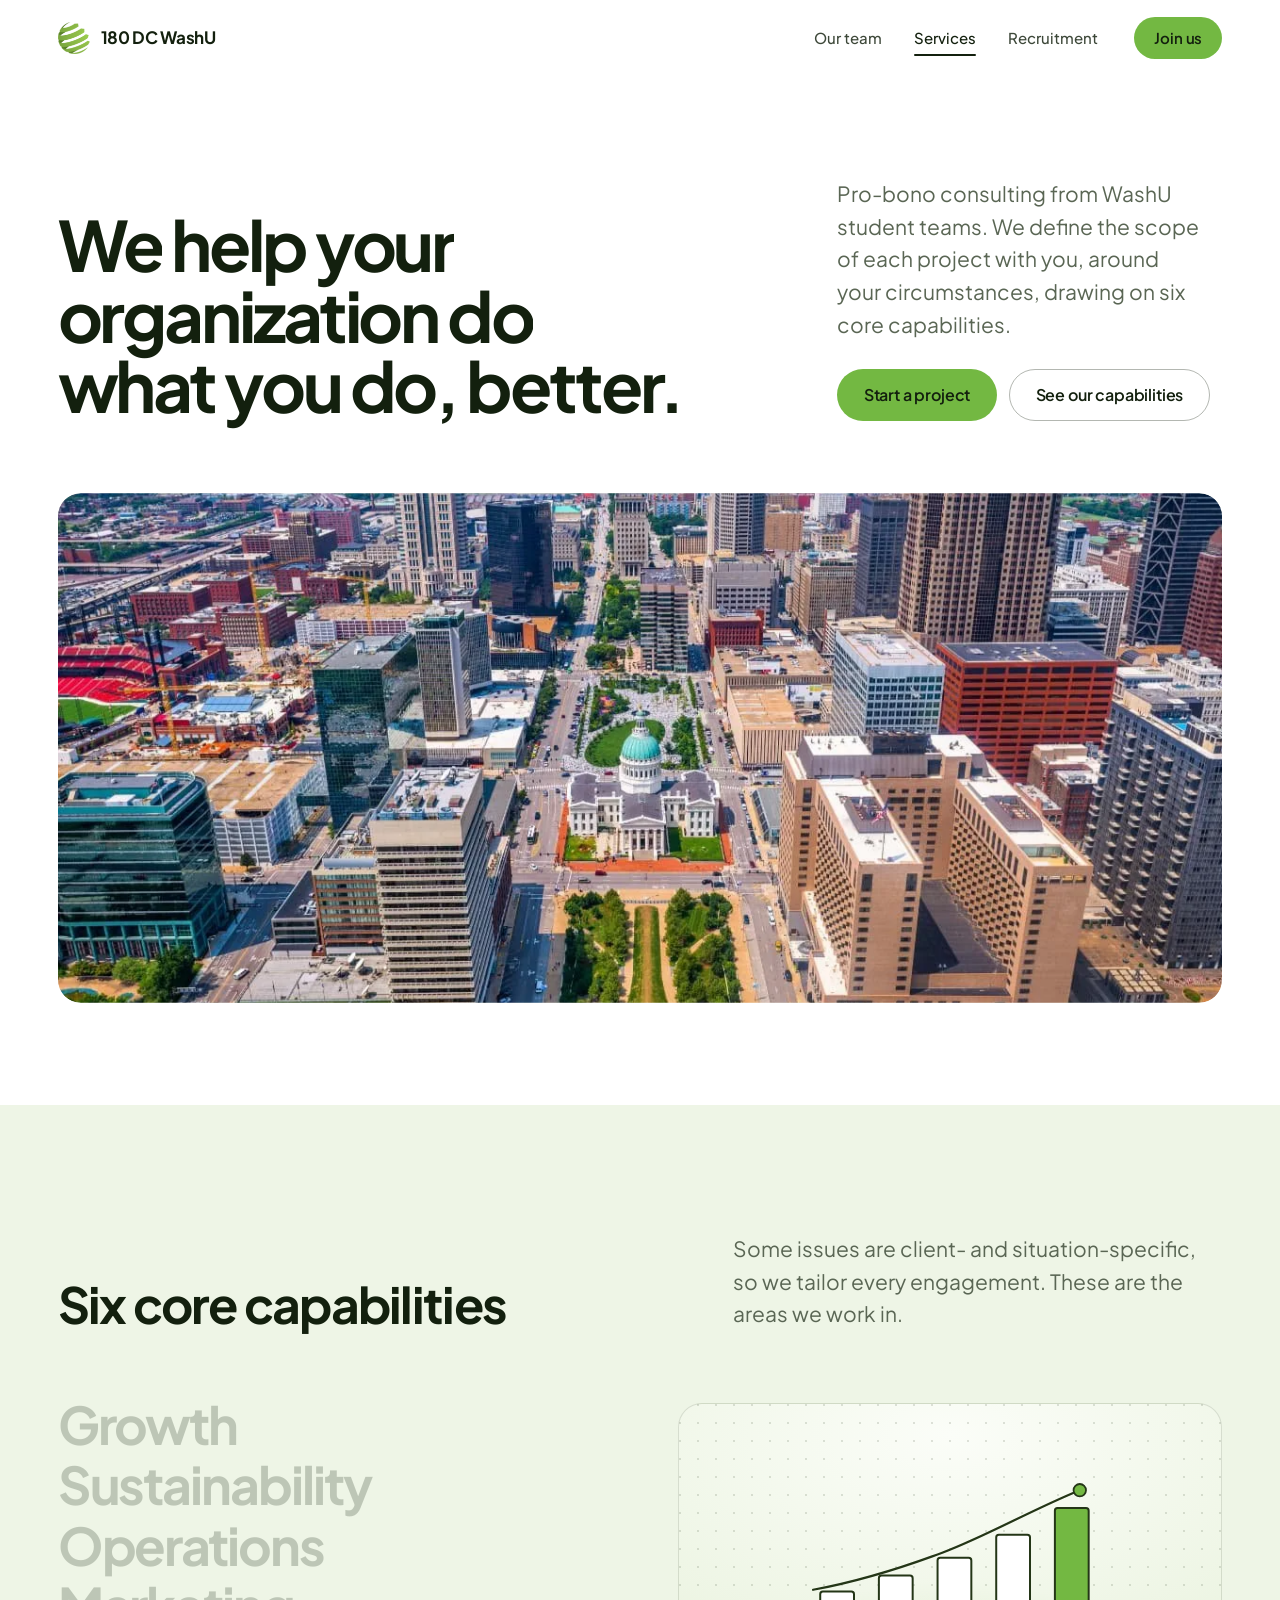
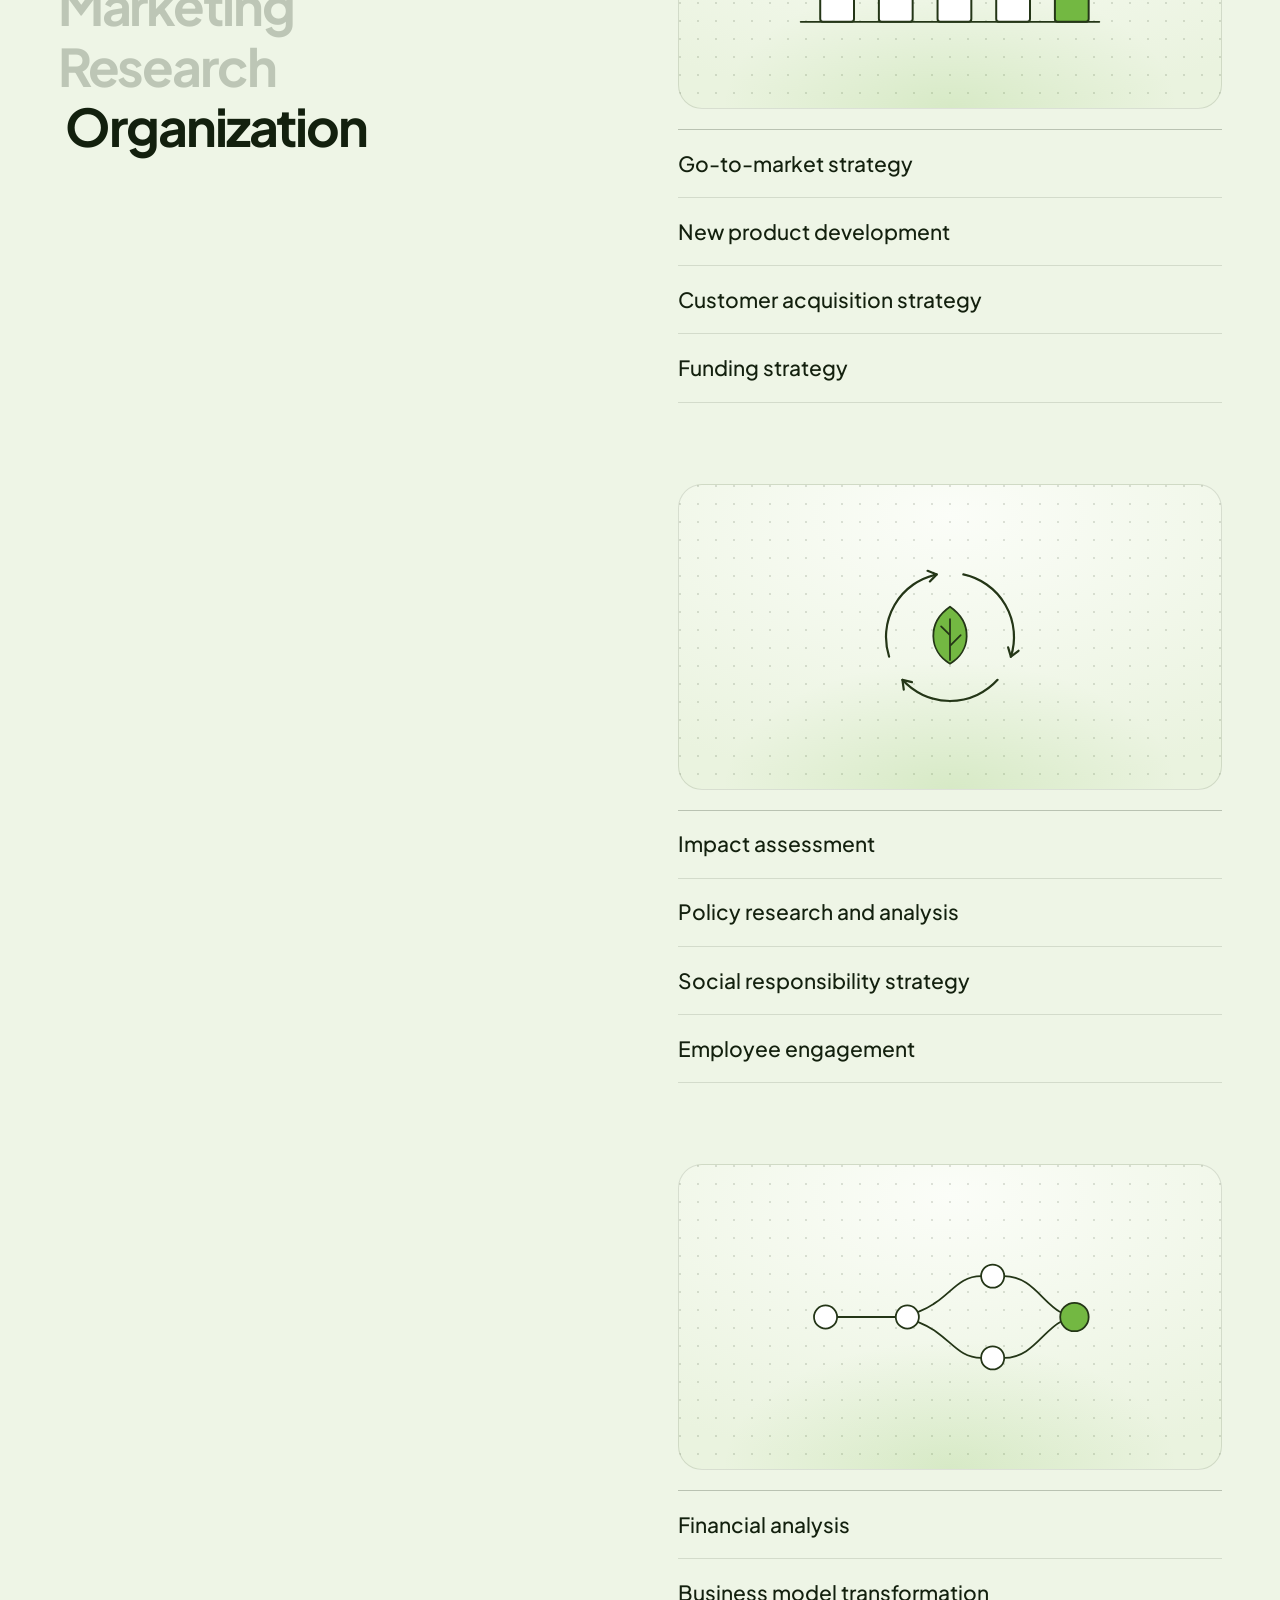
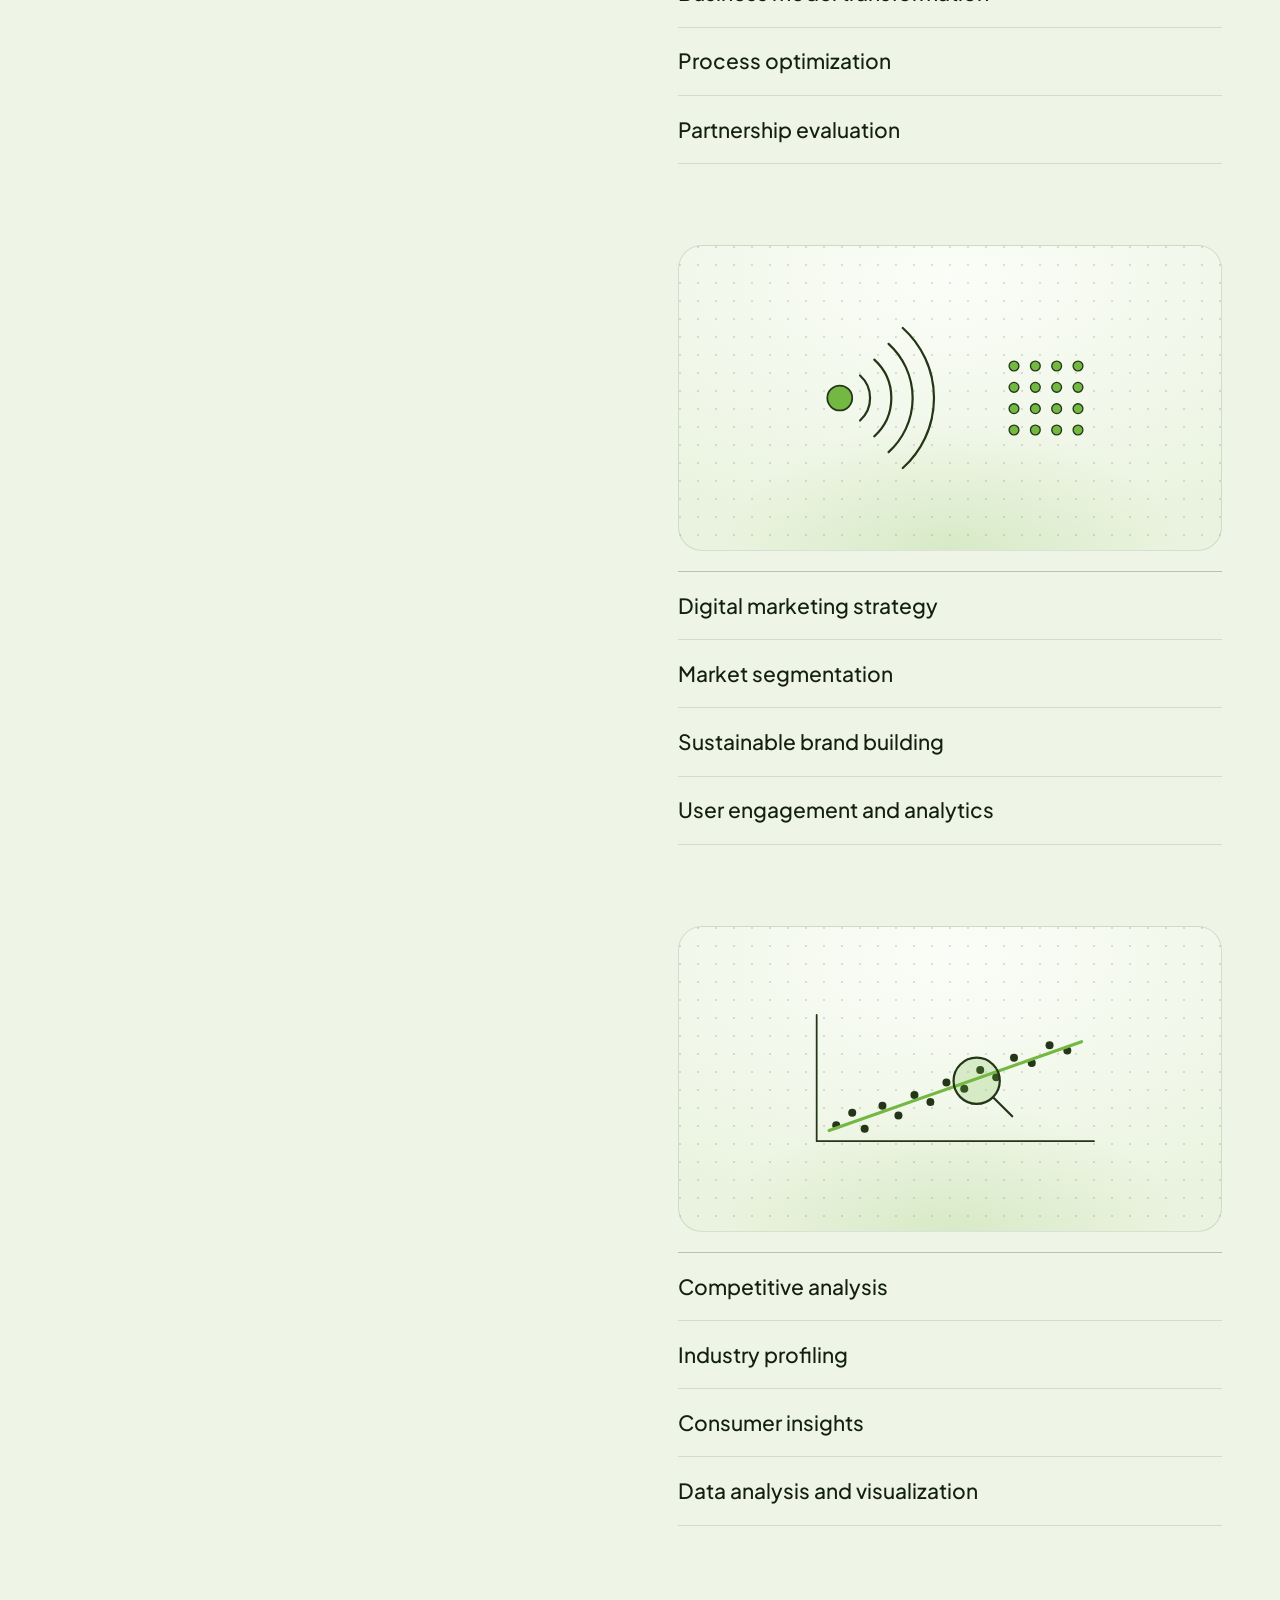
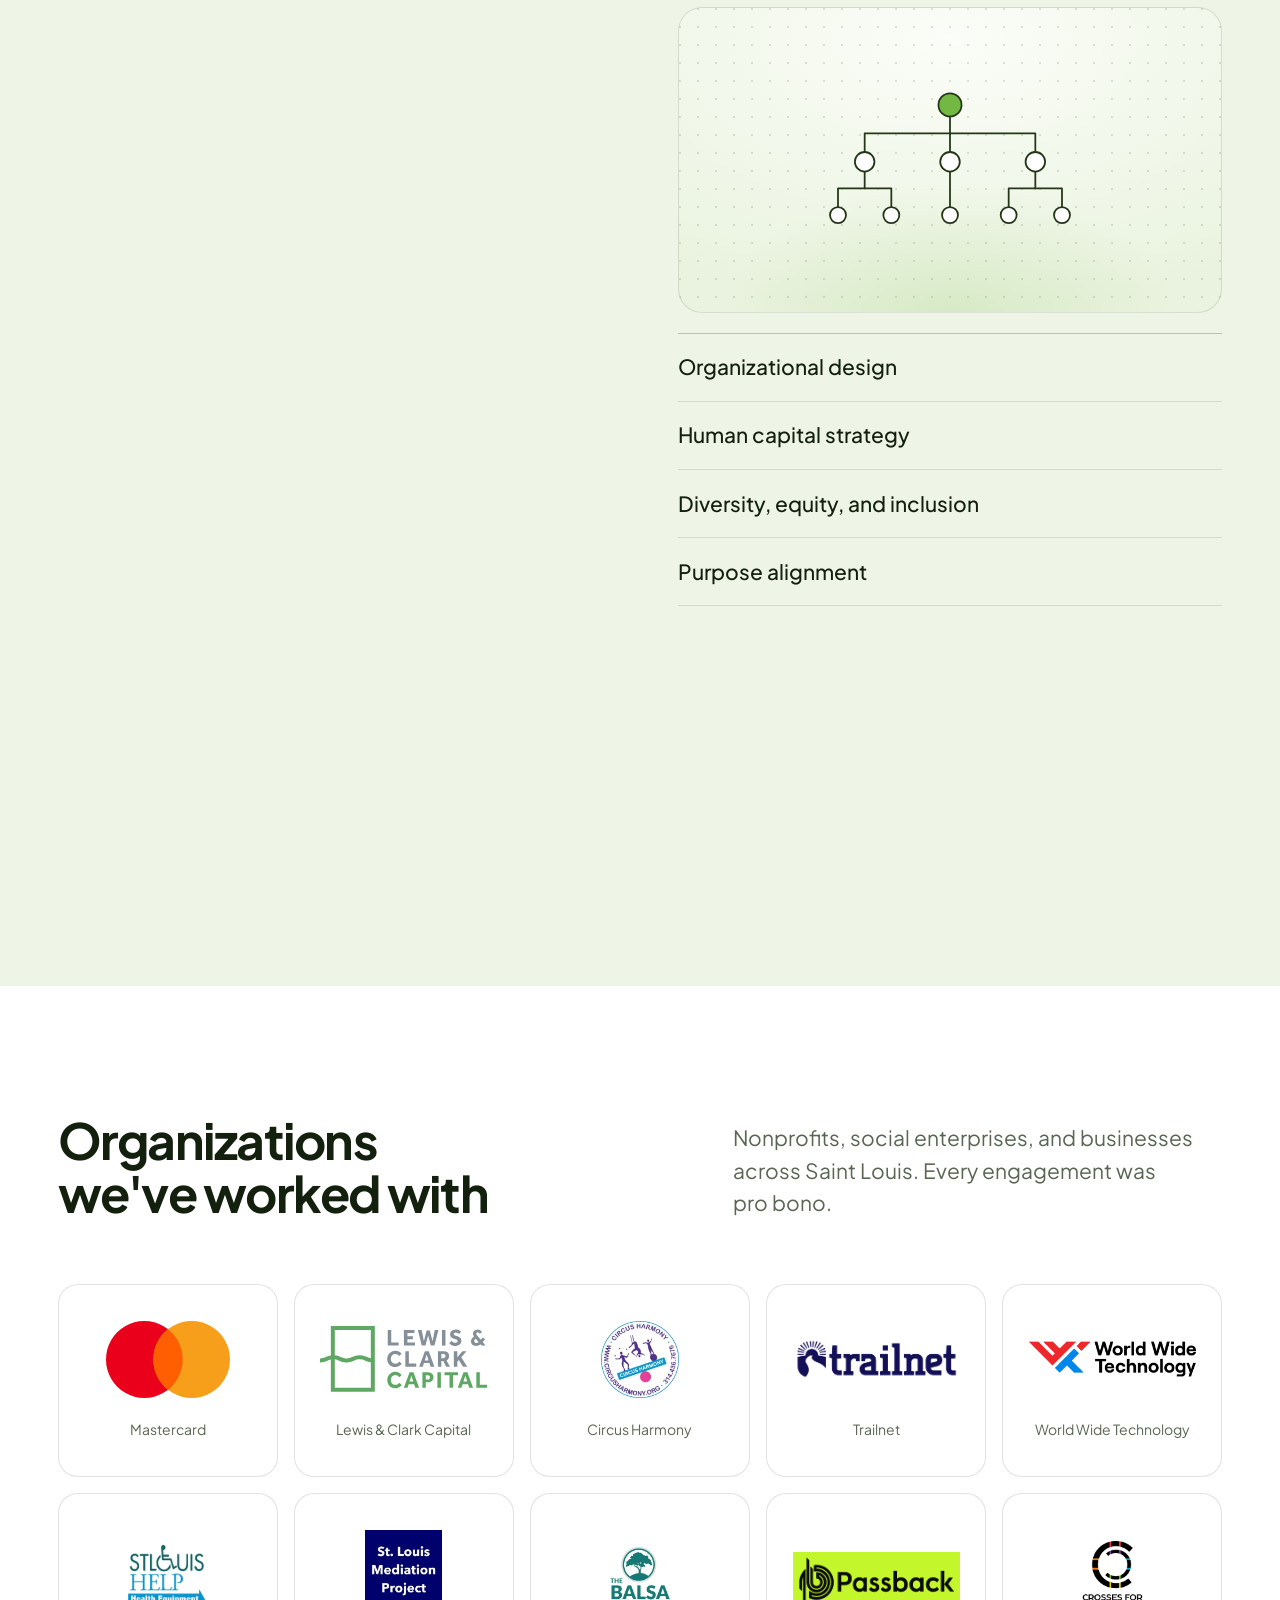
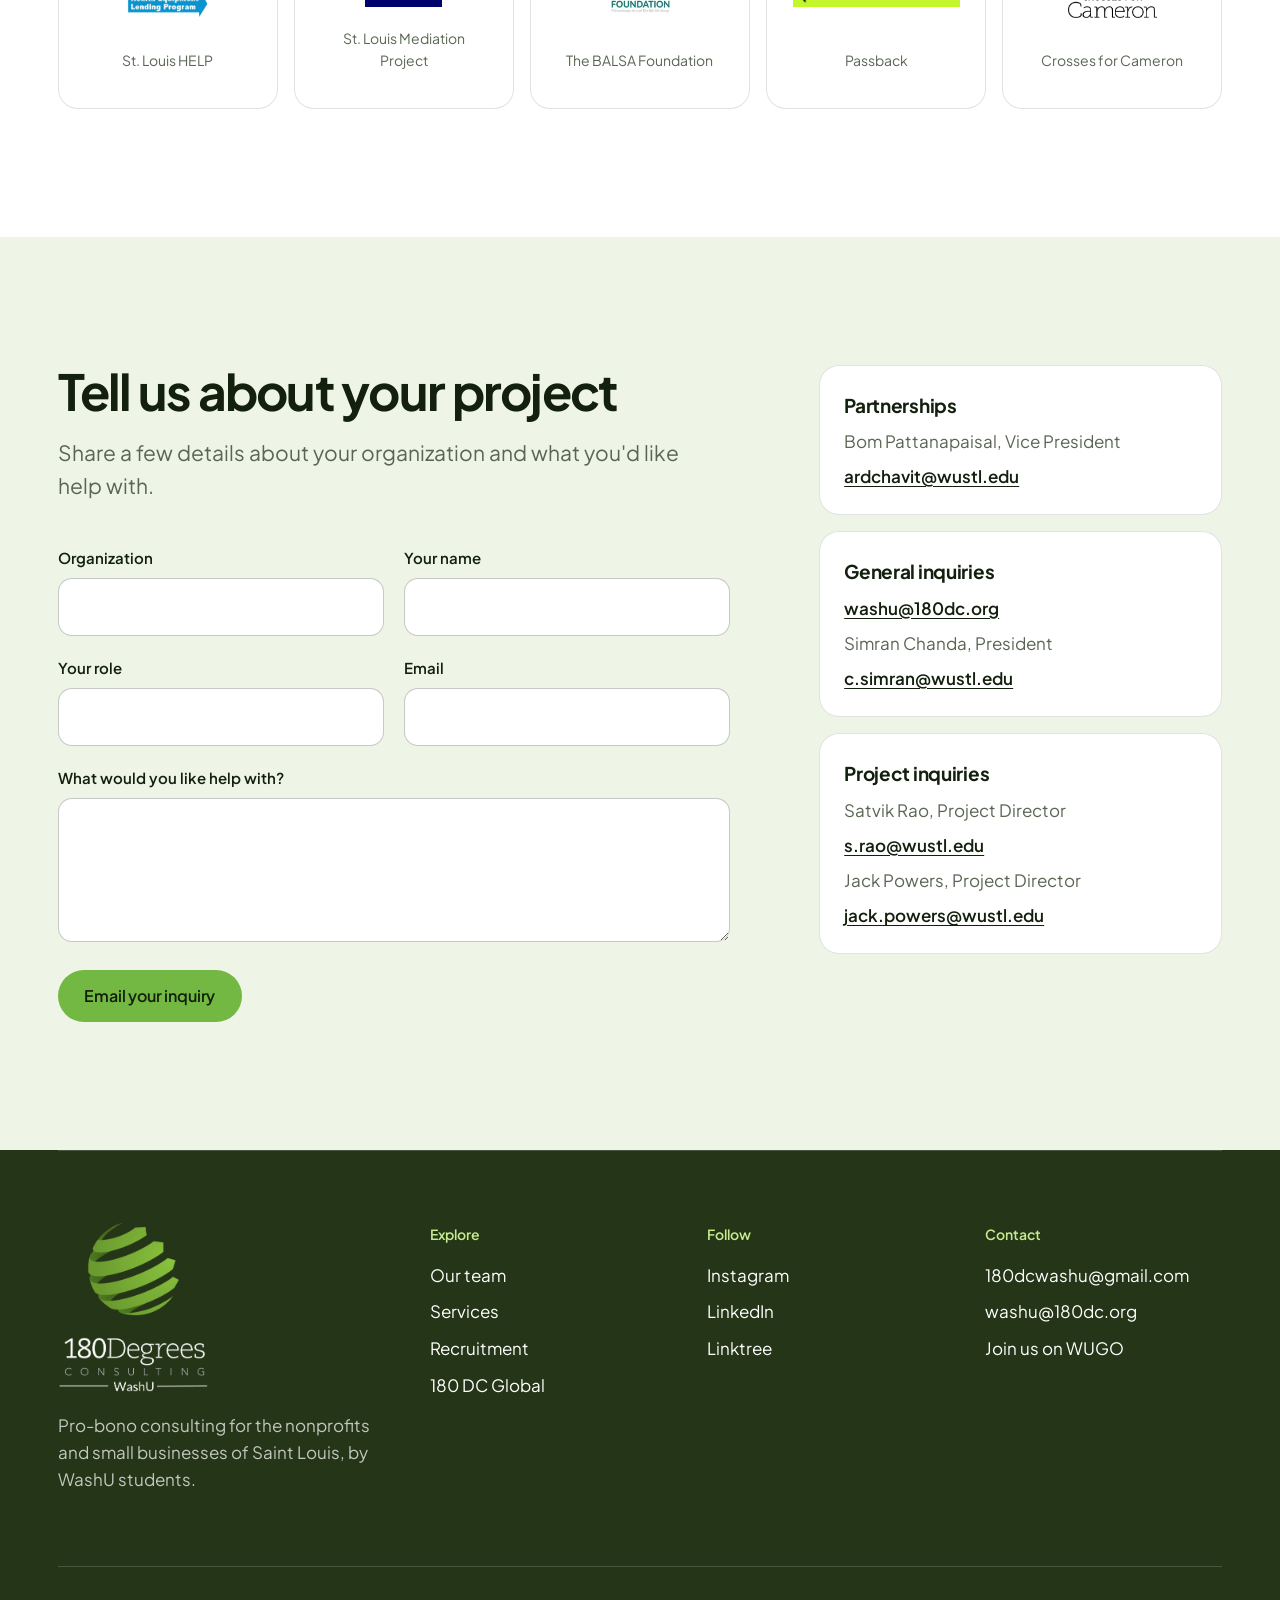
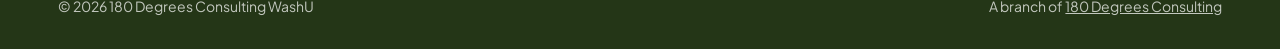
<file: services/index.html>
<!doctype html>
<html lang="en-US" class="no-js">
<head>
  <meta charset="utf-8">
  <meta name="viewport" content="width=device-width, initial-scale=1">
  <title>Services — 180 Degrees Consulting WashU</title>
  <meta name="description" content="Pro-bono consulting for Saint Louis nonprofits and small businesses across growth, sustainability, operations, marketing, research, and organization.">
  <meta name="theme-color" content="#243617">
  <link rel="canonical" href="https://180dcwashu.com/services/">
  <link rel="icon" type="image/x-icon" href="../assets/images/favicon-light.ico" media="(prefers-color-scheme: light)">
  <link rel="icon" type="image/x-icon" href="../assets/images/favicon-dark.ico" media="(prefers-color-scheme: dark)">
  <meta property="og:site_name" content="180 Degrees Consulting WashU">
  <meta property="og:title" content="Services — 180 Degrees Consulting WashU">
  <meta property="og:description" content="Pro-bono consulting for Saint Louis nonprofits and small businesses across growth, sustainability, operations, marketing, research, and organization.">
  <meta property="og:url" content="https://180dcwashu.com/services/">
  <meta property="og:type" content="website">
  <meta property="og:image" content="https://180dcwashu.com/assets/images/og-image.jpg">
  <meta name="twitter:card" content="summary">
  <link rel="preconnect" href="https://fonts.googleapis.com">
  <link rel="preconnect" href="https://fonts.gstatic.com" crossorigin>
  <link rel="stylesheet" href="https://fonts.googleapis.com/css2?family=Plus+Jakarta+Sans:wght@400..800&amp;display=swap">
  <link rel="stylesheet" href="../assets/css/site.css">
  <script>document.documentElement.className = "js"; setTimeout(function () { if (!window.siteReady) document.documentElement.classList.remove("js"); }, 4000);</script>
  <script src="../assets/js/site.js" defer></script>
</head>
<body>
  <a class="skip-link" href="#main">Skip to content</a>
  <header class="site-header">
    <div class="wrap header-inner">
      <a class="brand" href="../"><img src="../assets/images/logo-globe.webp" alt="" width="30" height="31"><span>180 DC WashU</span></a>
      <nav class="nav" aria-label="Main">
        <a class="nav__link" href="../our-team/">Our team</a>
        <a class="nav__link" href="../services/" aria-current="page">Services</a>
        <a class="nav__link" href="../recruitment/">Recruitment</a>
      </nav>
      <a class="btn btn--primary btn--small nav-cta" href="../recruitment/"><span class="btn__label"><span>Join us</span></span></a>
      <button class="menu-toggle" type="button" aria-expanded="false" aria-controls="menu" aria-label="Open menu"><span></span><span></span></button>
    </div>
  </header>
  <div class="menu" id="menu">
    <ul class="menu__links">
      <li><a href="../">Home</a></li>
      <li><a href="../our-team/">Our team</a></li>
      <li><a href="../services/" aria-current="page">Services</a></li>
      <li><a href="../recruitment/">Recruitment</a></li>
    </ul>
    <a class="btn btn--primary" href="../recruitment/"><span class="btn__label"><span>Join us</span></span></a>
  </div>
  <main id="main">
    <section class="page-hero" aria-labelledby="services-title">
      <div class="wrap">
        <div class="page-hero__top">
          <h1 class="page-hero__title" id="services-title" data-split>We help your organization do what you do, better.</h1>
          <div class="page-hero__side" data-intro style="--i:1">
            <p class="t-lede">Pro-bono consulting from WashU student teams. We define the scope of each project with you, around your circumstances, drawing on six core capabilities.</p>
            <div class="actions">
              <a class="btn btn--primary" href="#contact"><span class="btn__label"><span>Start a project</span></span></a>
              <a class="btn btn--ghost" href="#capabilities"><span class="btn__label"><span>See our capabilities</span></span></a>
            </div>
          </div>
        </div>
        <div class="page-hero__media media" data-reveal="media">
          <img data-parallax src="../assets/images/bg-downtown-st-louis.webp" alt="Aerial view of downtown Saint Louis" width="1360" height="942">
        </div>
      </div>
    </section>

    <section class="section section--mint" id="capabilities" aria-labelledby="caps-title">
      <div class="wrap">
        <div class="section-head section-head--split">
          <h2 class="t-h2" id="caps-title" data-reveal>Six core capabilities</h2>
          <p class="t-lede" data-reveal style="--i:1">Some issues are client- and situation-specific, so we tailor every engagement. These are the areas we work in.</p>
        </div>
        <div class="caps">
          <ul class="caps__index" aria-label="Capabilities">
            <li><a class="caps__jump" href="#growth">Growth</a></li>
            <li><a class="caps__jump" href="#sustainability">Sustainability</a></li>
            <li><a class="caps__jump" href="#operations">Operations</a></li>
            <li><a class="caps__jump" href="#marketing">Marketing</a></li>
            <li><a class="caps__jump" href="#research">Research</a></li>
            <li><a class="caps__jump" href="#organization">Organization</a></li>
          </ul>
          <div class="caps__panels">
            <article class="cap" id="growth">
              <div class="cap__visual art-panel" data-reveal><svg class="cap__art cap__art--growth" viewBox="0 0 360 180" aria-hidden="true" focusable="false"><path class="art-line art-draw" pathLength="1" d="M12 164 H348" style="--d:0s"/><rect class="art-bar art-grow" x="34" y="130" width="38" height="34" rx="3" style="--d:0.15s"/><rect class="art-bar art-grow" x="100" y="112" width="38" height="52" rx="3" style="--d:0.25s"/><rect class="art-bar art-grow" x="166" y="92" width="38" height="72" rx="3" style="--d:0.35s"/><rect class="art-bar art-grow" x="232" y="66" width="38" height="98" rx="3" style="--d:0.45s"/><rect class="art-bar art-grow art-bar--hot" x="298" y="36" width="38" height="128" rx="3" style="--d:0.55s"/><path class="art-line art-draw art-line--bold" pathLength="1" d="M26 128 C 80 118, 124 104, 172 86 S 272 38, 326 16" style="--d:0.75s"/><circle class="art-node art-pop art-node--hot" cx="326" cy="16" r="7" style="--d:1.7s"/></svg></div>
              <h3 class="cap__name">Growth</h3>
              <ul class="cap__list"><li>Go-to-market strategy</li><li>New product development</li><li>Customer acquisition strategy</li><li>Funding strategy</li></ul>
            </article>
            <article class="cap" id="sustainability">
              <div class="cap__visual art-panel" data-reveal><svg class="cap__art cap__art--sustainability" viewBox="0 0 360 180" aria-hidden="true" focusable="false"><g class="art-spin"><path class="art-line art-draw art-line--bold" pathLength="1" d="M195 19.6 A72 72 0 0 1 248.5 112.2" style="--d:0.1s"/><path class="art-line art-draw art-line--bold" pathLength="1" d="M233.5 138.2 A72 72 0 0 1 126.5 138.2" style="--d:0.35s"/><path class="art-line art-draw art-line--bold" pathLength="1" d="M111.5 112.2 A72 72 0 0 1 165 19.6" style="--d:0.6s"/><path class="art-line art-line--bold art-fade" d="M257.1 105.5 L248.5 112.2 L245.4 101.7" style="--d:0.55s"/><path class="art-line art-line--bold art-fade" d="M128 149.1 L126.5 138.2 L137.2 140.8" style="--d:0.80s"/><path class="art-line art-line--bold art-fade" d="M154.8 15.5 L165 19.6 L157.4 27.5" style="--d:1.05s"/></g><g class="art-pop" style="--d:1.1s"><path class="art-shape art-shape--hot" d="M180 120 C 156 106, 154 74, 180 56 C 206 74, 204 106, 180 120 Z"/><path class="art-line" d="M180 116 V70 M180 100 L192 88 M180 88 L170 78"/></g></svg></div>
              <h3 class="cap__name">Sustainability</h3>
              <ul class="cap__list"><li>Impact assessment</li><li>Policy research and analysis</li><li>Social responsibility strategy</li><li>Employee engagement</li></ul>
            </article>
            <article class="cap" id="operations">
              <div class="cap__visual art-panel" data-reveal><svg class="cap__art cap__art--operations" viewBox="0 0 360 180" aria-hidden="true" focusable="false"><path class="art-line art-draw" pathLength="1" d="M53 90 H119" style="--d:0.3s"/><path class="art-line art-draw" pathLength="1" d="M145 84 C 180 70, 186 44, 215 44" style="--d:0.55s"/><path class="art-line art-draw" pathLength="1" d="M145 96 C 180 110, 186 136, 215 136" style="--d:0.55s"/><path class="art-line art-draw" pathLength="1" d="M241 44 C 272 44, 284 74, 305 85" style="--d:0.85s"/><path class="art-line art-draw" pathLength="1" d="M241 136 C 272 136, 284 106, 305 95" style="--d:0.85s"/><circle class="art-node art-pop" cx="40" cy="90" r="13" style="--d:0.1s"/><circle class="art-node art-pop" cx="132" cy="90" r="13" style="--d:0.4s"/><circle class="art-node art-pop" cx="228" cy="44" r="13" style="--d:0.7s"/><circle class="art-node art-pop" cx="228" cy="136" r="13" style="--d:0.7s"/><circle class="art-node art-pop art-node--hot" cx="320" cy="90" r="16" style="--d:1.0s"/><circle class="art-runner" r="5" cx="0" cy="0"><animateMotion begin="indefinite" dur="2.8s" repeatCount="indefinite" path="M40 90 H132 C 180 90, 186 44, 228 44 C 272 44, 284 90, 320 90" calcMode="spline" keyTimes="0;1" keyPoints="0;1" keySplines=".45 0 .55 1"/></circle><circle class="art-runner" r="5" cx="0" cy="0"><animateMotion begin="indefinite" dur="2.8s" repeatCount="indefinite" path="M40 90 H132 C 180 90, 186 136, 228 136 C 272 136, 284 90, 320 90" calcMode="spline" keyTimes="0;1" keyPoints="0;1" keySplines=".45 0 .55 1"/></circle></svg></div>
              <h3 class="cap__name">Operations</h3>
              <ul class="cap__list"><li>Financial analysis</li><li>Business model transformation</li><li>Process optimization</li><li>Partnership evaluation</li></ul>
            </article>
            <article class="cap" id="marketing">
              <div class="cap__visual art-panel" data-reveal><svg class="cap__art cap__art--marketing" viewBox="0 0 360 180" aria-hidden="true" focusable="false"><path class="art-line art-line--bold art-draw art-wave" pathLength="1" d="M78.8 64.7 A34 34 0 0 1 78.8 115.3" style="--d:0.25s;--w:0.0s"/><path class="art-line art-line--bold art-draw art-wave" pathLength="1" d="M94.8 46.9 A58 58 0 0 1 94.8 133.1" style="--d:0.40s;--w:0.3s"/><path class="art-line art-line--bold art-draw art-wave" pathLength="1" d="M110.9 29.1 A82 82 0 0 1 110.9 150.9" style="--d:0.55s;--w:0.6s"/><path class="art-line art-line--bold art-draw art-wave" pathLength="1" d="M126.9 11.2 A106 106 0 0 1 126.9 168.8" style="--d:0.70s;--w:0.9s"/><circle class="art-node art-pop art-node--hot" cx="56" cy="90" r="14" style="--d:0.05s"/><circle class="art-seat" cx="252" cy="54" r="5.5" style="--d:0.90s"/><circle class="art-seat" cx="276" cy="54" r="5.5" style="--d:0.99s"/><circle class="art-seat" cx="300" cy="54" r="5.5" style="--d:1.08s"/><circle class="art-seat" cx="324" cy="54" r="5.5" style="--d:1.17s"/><circle class="art-seat" cx="252" cy="78" r="5.5" style="--d:0.99s"/><circle class="art-seat" cx="276" cy="78" r="5.5" style="--d:1.08s"/><circle class="art-seat" cx="300" cy="78" r="5.5" style="--d:1.17s"/><circle class="art-seat" cx="324" cy="78" r="5.5" style="--d:1.26s"/><circle class="art-seat" cx="252" cy="102" r="5.5" style="--d:1.08s"/><circle class="art-seat" cx="276" cy="102" r="5.5" style="--d:1.17s"/><circle class="art-seat" cx="300" cy="102" r="5.5" style="--d:1.26s"/><circle class="art-seat" cx="324" cy="102" r="5.5" style="--d:1.35s"/><circle class="art-seat" cx="252" cy="126" r="5.5" style="--d:1.17s"/><circle class="art-seat" cx="276" cy="126" r="5.5" style="--d:1.26s"/><circle class="art-seat" cx="300" cy="126" r="5.5" style="--d:1.35s"/><circle class="art-seat" cx="324" cy="126" r="5.5" style="--d:1.44s"/></svg></div>
              <h3 class="cap__name">Marketing</h3>
              <ul class="cap__list"><li>Digital marketing strategy</li><li>Market segmentation</li><li>Sustainable brand building</li><li>User engagement and analytics</li></ul>
            </article>
            <article class="cap" id="research">
              <div class="cap__visual art-panel" data-reveal><svg class="cap__art cap__art--research" viewBox="0 0 360 180" aria-hidden="true" focusable="false"><path class="art-line art-draw" pathLength="1" d="M30 18 V160 H342" style="--d:0s"/><circle class="art-point art-pop" cx="52" cy="142" r="4.5" style="--d:0.20s"/><circle class="art-point art-pop" cx="70" cy="128" r="4.5" style="--d:0.25s"/><circle class="art-point art-pop" cx="84" cy="146" r="4.5" style="--d:0.30s"/><circle class="art-point art-pop" cx="104" cy="120" r="4.5" style="--d:0.35s"/><circle class="art-point art-pop" cx="122" cy="131" r="4.5" style="--d:0.40s"/><circle class="art-point art-pop" cx="140" cy="108" r="4.5" style="--d:0.45s"/><circle class="art-point art-pop" cx="158" cy="116" r="4.5" style="--d:0.50s"/><circle class="art-point art-pop" cx="176" cy="94" r="4.5" style="--d:0.55s"/><circle class="art-point art-pop" cx="196" cy="101" r="4.5" style="--d:0.60s"/><circle class="art-point art-pop" cx="214" cy="80" r="4.5" style="--d:0.65s"/><circle class="art-point art-pop" cx="232" cy="88" r="4.5" style="--d:0.70s"/><circle class="art-point art-pop" cx="252" cy="66" r="4.5" style="--d:0.75s"/><circle class="art-point art-pop" cx="272" cy="72" r="4.5" style="--d:0.80s"/><circle class="art-point art-pop" cx="292" cy="52" r="4.5" style="--d:0.85s"/><circle class="art-point art-pop" cx="312" cy="58" r="4.5" style="--d:0.90s"/><path class="art-line art-draw art-line--hot" pathLength="1" d="M44 148 L328 48" style="--d:1.05s"/><g class="art-lens art-pop" style="--d:1.6s"><g class="art-drift"><circle class="art-shape art-shape--glass" cx="210" cy="92" r="26"/><path class="art-line art-line--bold" d="M229 111 L250 132"/></g></g></svg></div>
              <h3 class="cap__name">Research</h3>
              <ul class="cap__list"><li>Competitive analysis</li><li>Industry profiling</li><li>Consumer insights</li><li>Data analysis and visualization</li></ul>
            </article>
            <article class="cap" id="organization">
              <div class="cap__visual art-panel" data-reveal><svg class="cap__art cap__art--organization" viewBox="0 0 360 180" aria-hidden="true" focusable="false"><path class="art-line art-draw" pathLength="1" d="M180 41 V60" style="--d:0.2s"/><path class="art-line art-draw" pathLength="1" d="M180 60 H84 V81" style="--d:0.4s"/><path class="art-line art-draw" pathLength="1" d="M180 60 V81" style="--d:0.4s"/><path class="art-line art-draw" pathLength="1" d="M180 60 H276 V81" style="--d:0.4s"/><path class="art-line art-draw" pathLength="1" d="M84 103 V122 H54 V143" style="--d:1.0s"/><path class="art-line art-draw" pathLength="1" d="M84 122 H114 V143" style="--d:1.0s"/><path class="art-line art-draw" pathLength="1" d="M180 103 V143" style="--d:1.0s"/><path class="art-line art-draw" pathLength="1" d="M276 103 V122 H246 V143" style="--d:1.0s"/><path class="art-line art-draw" pathLength="1" d="M276 122 H306 V143" style="--d:1.0s"/><circle class="art-node art-pop art-node--hot" cx="180" cy="28" r="13" style="--d:0.05s"/><circle class="art-node art-pop" cx="84" cy="92" r="11" style="--d:0.8s"/><circle class="art-node art-pop" cx="180" cy="92" r="11" style="--d:0.85s"/><circle class="art-node art-pop" cx="276" cy="92" r="11" style="--d:0.9s"/><circle class="art-node art-pop" cx="54" cy="152" r="9" style="--d:1.35s"/><circle class="art-node art-pop" cx="114" cy="152" r="9" style="--d:1.4100000000000001s"/><circle class="art-node art-pop" cx="180" cy="152" r="9" style="--d:1.4700000000000002s"/><circle class="art-node art-pop" cx="246" cy="152" r="9" style="--d:1.53s"/><circle class="art-node art-pop" cx="306" cy="152" r="9" style="--d:1.59s"/></svg></div>
              <h3 class="cap__name">Organization</h3>
              <ul class="cap__list"><li>Organizational design</li><li>Human capital strategy</li><li>Diversity, equity, and inclusion</li><li>Purpose alignment</li></ul>
            </article>
          </div>
        </div>
      </div>
    </section>

    <section class="section" aria-labelledby="clients-title">
      <div class="wrap">
        <div class="section-head section-head--split">
          <h2 class="t-h2" id="clients-title" data-reveal>Organizations we've worked with</h2>
          <p class="t-lede" data-reveal style="--i:1">Nonprofits, social enterprises, and businesses across Saint Louis. Every engagement was pro bono.</p>
        </div>
        <ul class="logos" data-reveal="group">
          <li class="logos__item" style="--i:0"><img src="../assets/images/client-mastercard.svg" alt="" width="1000" height="618" loading="lazy" decoding="async"><span>Mastercard</span></li>
          <li class="logos__item" style="--i:1"><img src="../assets/images/client-lewis-clark-capital.svg" alt="" width="209" height="82" loading="lazy" decoding="async"><span>Lewis & Clark Capital</span></li>
          <li class="logos__item" style="--i:2"><img src="../assets/images/client-circus-harmony.webp" alt="" width="138" height="136" loading="lazy" decoding="async"><span>Circus Harmony</span></li>
          <li class="logos__item" style="--i:3"><img src="../assets/images/client-trailnet.png" alt="" width="1500" height="502" loading="lazy" decoding="async"><span>Trailnet</span></li>
          <li class="logos__item" style="--i:4"><img src="../assets/images/client-world-wide-technology.webp" alt="" width="600" height="129" loading="lazy" decoding="async"><span>World Wide Technology</span></li>
          <li class="logos__item" style="--i:5"><img src="../assets/images/client-stl-help.webp" alt="" width="517" height="387" loading="lazy" decoding="async"><span>St. Louis HELP</span></li>
          <li class="logos__item" style="--i:6"><img src="../assets/images/client-st-louis-mediation-project.webp" alt="" width="273" height="273" loading="lazy" decoding="async"><span>St. Louis Mediation Project</span></li>
          <li class="logos__item" style="--i:7"><img src="../assets/images/client-balsa-foundation.webp" alt="" width="500" height="529" loading="lazy" decoding="async"><span>The BALSA Foundation</span></li>
          <li class="logos__item" style="--i:8"><img src="../assets/images/client-passback.webp" alt="" width="1500" height="488" loading="lazy" decoding="async"><span>Passback</span></li>
          <li class="logos__item" style="--i:9"><img src="../assets/images/client-crosses-for-cameron.png" alt="" width="538" height="464" loading="lazy" decoding="async"><span>Crosses for Cameron</span></li>
        </ul>
      </div>
    </section>

    <section class="section section--mint" id="contact" aria-labelledby="contact-title">
      <div class="wrap contact">
        <div class="contact__main">
          <h2 class="t-h2" id="contact-title" data-reveal>Tell us about your project</h2>
          <p class="t-lede" data-reveal style="--i:1">Share a few details about your organization and what you'd like help with.</p>
          <form class="form" data-mailto="washu@180dc.org" data-reveal style="--i:2">
            <div class="form__row">
              <div class="field">
                <label for="f-company">Organization</label>
                <input id="f-company" name="company" type="text" autocomplete="organization" required>
              </div>
              <div class="field">
                <label for="f-name">Your name</label>
                <input id="f-name" name="name" type="text" autocomplete="name" required>
              </div>
            </div>
            <div class="form__row">
              <div class="field">
                <label for="f-relation">Your role</label>
                <input id="f-relation" name="relation" type="text" autocomplete="organization-title" required>
              </div>
              <div class="field">
                <label for="f-email">Email</label>
                <input id="f-email" name="email" type="email" autocomplete="email" required>
              </div>
            </div>
            <div class="field">
              <label for="f-description">What would you like help with?</label>
              <textarea id="f-description" name="description" required></textarea>
            </div>
            <button class="btn btn--primary" type="submit"><span class="btn__label"><span>Email your inquiry</span></span></button>
            <p class="form__status" role="status" aria-live="polite"></p>
          </form>
        </div>
        <aside class="contact__aside" aria-label="Other ways to reach us">
          <div class="contact-card" data-reveal>
            <h3 class="contact-card__title">Partnerships</h3>
            <p>Bom Pattanapaisal, Vice President</p>
            <a href="mailto:ardchavit@wustl.edu">ardchavit@wustl.edu</a>
          </div>
          <div class="contact-card" data-reveal style="--i:1">
            <h3 class="contact-card__title">General inquiries</h3>
            <a href="mailto:washu@180dc.org">washu@180dc.org</a>
            <p>Simran Chanda, President</p>
            <a href="mailto:c.simran@wustl.edu">c.simran@wustl.edu</a>
          </div>
          <div class="contact-card" data-reveal style="--i:2">
            <h3 class="contact-card__title">Project inquiries</h3>
            <p>Satvik Rao, Project Director</p>
            <a href="mailto:s.rao@wustl.edu">s.rao@wustl.edu</a>
            <p>Jack Powers, Project Director</p>
            <a href="mailto:jack.powers@wustl.edu">jack.powers@wustl.edu</a>
          </div>
        </aside>
      </div>
    </section>
  </main>
  <footer class="site-footer">
    <div class="wrap">
      <div class="footer-top">
        <div class="footer-brand">
          <a href="../"><img src="../assets/images/logo-180dc-washu-white.png" alt="180 Degrees Consulting WashU" width="150" height="169" loading="lazy"></a>
          <p>Pro-bono consulting for the nonprofits and small businesses of Saint Louis, by WashU students.</p>
        </div>
        <div class="footer-col">
          <h2>Explore</h2>
          <ul>
            <li><a href="../our-team/">Our team</a></li>
            <li><a href="../services/">Services</a></li>
            <li><a href="../recruitment/">Recruitment</a></li>
            <li><a href="https://www.180dc.org/" target="_blank" rel="noopener">180 DC Global</a></li>
          </ul>
        </div>
        <div class="footer-col">
          <h2>Follow</h2>
          <ul>
            <li><a href="https://www.instagram.com/180dcwashu/" target="_blank" rel="noopener">Instagram</a></li>
            <li><a href="https://www.linkedin.com/company/180dcwashu/posts/?feedView=all" target="_blank" rel="noopener">LinkedIn</a></li>
            <li><a href="https://linktr.ee/180dcWashU" target="_blank" rel="noopener">Linktree</a></li>
          </ul>
        </div>
        <div class="footer-col">
          <h2>Contact</h2>
          <ul>
            <li><a href="mailto:180dcwashu@gmail.com">180dcwashu@gmail.com</a></li>
            <li><a href="mailto:washu@180dc.org">washu@180dc.org</a></li>
            <li><a href="https://wustl.presence.io/organization/180-degrees-consulting-washu/join" target="_blank" rel="noopener">Join us on WUGO</a></li>
          </ul>
        </div>
      </div>
      <div class="footer-bottom">
        <p>© 2026 180 Degrees Consulting WashU</p>
        <p>A branch of <a href="https://www.180dc.org/" target="_blank" rel="noopener">180 Degrees Consulting</a></p>
      </div>
    </div>
  </footer>
</body>
</html>
</file>
<file: assets/css/site.css>
/* ==========================================================================
   180 Degrees Consulting WashU
   Clean and modern: the club's own globe logo, its dark green and bright
   green, Plus Jakarta Sans, generous space and thin rules. Motion is quiet:
   headlines rise into place, the logo floats, sections ease in as you reach
   them and the numbers count up.
   ========================================================================== */

/* ---------- Tokens ---------- */
:root {
  --canopy: #243617;        /* brand dark green: hero, closing band, footer */
  --canopy-2: #2e4520;      /* lifted surfaces on the dark ground */
  --green: #73b842;         /* brand green: actions and highlights */
  --green-ink: #3d7a1f;     /* green that reads as text on light grounds */
  --sprout: #c6eb90;        /* highlight on the dark ground */
  --mint: #eef5e6;          /* the light alternate ground */
  --paper: #ffffff;
  --ink: #13200e;
  --muted: #5a6654;
  --line: rgb(19 32 14 / 0.12);
  --line-strong: rgb(19 32 14 / 0.24);
  --on-dark: #ffffff;
  --on-dark-muted: rgb(255 255 255 / 0.72);
  --line-dark: rgb(255 255 255 / 0.16);

  --font: "Plus Jakarta Sans", "Helvetica Neue", Helvetica, Arial, sans-serif;

  --t-display: clamp(2.75rem, 1.3rem + 4.6vw, 5.5rem);
  --t-h1: clamp(2.5rem, 1.45rem + 3.6vw, 5rem);
  --t-h2: clamp(2rem, 1.35rem + 2.2vw, 3.375rem);
  --t-h3: clamp(1.25rem, 1.1rem + 0.6vw, 1.625rem);
  --t-lede: clamp(1.125rem, 1.04rem + 0.35vw, 1.3125rem);
  --t-body: 1.0625rem;
  --t-small: 0.875rem;

  --gutter: clamp(1.25rem, 4.5vw, 4rem);
  --max: 1280px;
  --edge: max(var(--gutter), (100vw - var(--max)) / 2);
  --header-h: 76px;
  --section: clamp(5rem, 10vw, 9rem);
  --r-media: clamp(18px, 1.8vw, 24px);
  --r-card: 20px;
  --ease: cubic-bezier(0.22, 1, 0.36, 1);
  --ease-io: cubic-bezier(0.65, 0, 0.35, 1);
}

/* ---------- Page transitions: a quiet cross-fade ---------- */
@view-transition {
  navigation: auto;
}

@media (prefers-reduced-motion: no-preference) {
  ::view-transition-old(root) {
    animation: vt-out 0.3s var(--ease-io) both;
  }

  ::view-transition-new(root) {
    animation: vt-in 0.6s var(--ease) both;
  }
}

@keyframes vt-out {
  to { opacity: 0; }
}

@keyframes vt-in {
  from {
    opacity: 0;
    transform: translateY(14px);
  }
}

/* ---------- Base ---------- */
*,
*::before,
*::after {
  box-sizing: border-box;
}

html {
  -webkit-text-size-adjust: 100%;
  text-size-adjust: 100%;
  scroll-padding-top: var(--header-h);
}

body {
  margin: 0;
  background: var(--paper);
  color: var(--ink);
  font-family: var(--font);
  font-size: var(--t-body);
  line-height: 1.6;
  -webkit-font-smoothing: antialiased;
  -moz-osx-font-smoothing: grayscale;
}

img {
  display: block;
  max-width: 100%;
  height: auto;
}

a {
  color: inherit;
}

h1, h2, h3, h4, p, ul, ol, dl, dd, figure {
  margin: 0;
}

ul, ol {
  padding: 0;
  list-style: none;
}

button {
  font: inherit;
}

@media (prefers-reduced-motion: no-preference) {
  html {
    scroll-behavior: smooth;
  }
}

:focus-visible {
  outline: 2px solid var(--focus, var(--green-ink));
  outline-offset: 3px;
}

.visually-hidden {
  position: absolute;
  width: 1px;
  height: 1px;
  margin: -1px;
  padding: 0;
  overflow: hidden;
  clip: rect(0 0 0 0);
  white-space: nowrap;
  border: 0;
}

.skip-link {
  position: fixed;
  left: 1rem;
  top: -4rem;
  z-index: 100;
  padding: 0.75rem 1.25rem;
  border-radius: 999px;
  background: var(--green);
  color: var(--ink);
  font-weight: 600;
  text-decoration: none;
}

.skip-link:focus {
  top: 1rem;
}

.wrap {
  width: 100%;
  max-width: calc(var(--max) + var(--gutter) * 2);
  margin-inline: auto;
  padding-inline: var(--gutter);
}

/* ---------- Type ---------- */
.t-h2 {
  font-size: var(--t-h2);
  font-weight: 700;
  letter-spacing: -0.035em;
  line-height: 1.06;
  text-wrap: balance;
}

.t-h3 {
  font-size: var(--t-h3);
  font-weight: 700;
  letter-spacing: -0.02em;
  line-height: 1.2;
}

.t-lede {
  max-width: 34em;
  color: var(--muted);
  font-size: var(--t-lede);
  line-height: 1.55;
  text-wrap: pretty;
}

.t-body {
  max-width: 40em;
  color: var(--muted);
  text-wrap: pretty;
}

.t-body + .t-body {
  margin-top: 1em;
}

/* ---------- Buttons: the label rolls over on hover ---------- */
.btn {
  --bg: var(--green);
  --fg: var(--ink);
  --bd: transparent;
  display: inline-flex;
  align-items: center;
  justify-content: center;
  height: 3.25rem;
  padding: 0 1.6rem;
  border: 1.5px solid var(--bd);
  border-radius: 999px;
  background: var(--bg);
  color: var(--fg);
  font-size: 1rem;
  font-weight: 600;
  letter-spacing: -0.01em;
  line-height: 1;
  text-decoration: none;
  white-space: nowrap;
  cursor: pointer;
  transition: background-color 0.35s ease, border-color 0.35s ease, color 0.35s ease, transform 0.35s var(--ease), box-shadow 0.35s ease;
}

.btn__label {
  display: block;
  height: 1.3em;
  overflow: hidden;
  line-height: 1.3;
}

.btn__label > span {
  display: block;
  text-shadow: 0 1.3em 0 currentColor;
  transition: transform 0.55s var(--ease);
}

.btn:active {
  transform: scale(0.97);
}

.btn--ghost {
  --bg: transparent;
  --fg: currentColor;
  --bd: color-mix(in srgb, currentColor 32%, transparent);
}

.btn--small {
  height: 2.625rem;
  padding: 0 1.2rem;
  font-size: 0.9375rem;
}

@media (hover: hover) {
  .btn:hover .btn__label > span {
    transform: translateY(-1.3em);
  }

  .btn--primary:hover {
    --bg: #84c656;
    box-shadow: 0 10px 30px -12px rgb(115 184 66 / 0.8);
  }

  .btn--ghost:hover {
    --bd: currentColor;
  }
}

.actions {
  display: flex;
  flex-wrap: wrap;
  gap: 0.75rem;
}

.section-foot {
  margin-top: clamp(2.5rem, 4vw, 3.5rem);
}

/* ---------- Header ---------- */
.site-header {
  --focus: var(--green-ink);
  position: fixed;
  inset: 0 0 auto;
  z-index: 50;
  height: var(--header-h);
  color: var(--ink);
  transition: background-color 0.4s ease, color 0.4s ease, box-shadow 0.4s ease, transform 0.5s var(--ease);
  view-transition-name: site-header;
}

.site-header--on-dark,
.site-header.is-on-dark {
  --focus: var(--sprout);
  color: var(--on-dark);
}

.site-header.is-solid {
  --focus: var(--green-ink);
  background: rgb(255 255 255 / 0.84);
  color: var(--ink);
  box-shadow: 0 1px 0 var(--line);
  -webkit-backdrop-filter: blur(18px) saturate(160%);
  backdrop-filter: blur(18px) saturate(160%);
}

.site-header.is-solid.is-on-dark {
  --focus: var(--sprout);
  background: rgb(36 54 23 / 0.8);
  color: var(--on-dark);
  box-shadow: 0 1px 0 var(--line-dark);
}

.site-header.is-hidden {
  transform: translateY(-100%);
}

.header-inner {
  display: flex;
  align-items: center;
  gap: 2.25rem;
  height: 100%;
}

.brand {
  display: inline-flex;
  align-items: center;
  gap: 0.7rem;
  margin-right: auto;
  font-size: 1.0625rem;
  font-weight: 700;
  letter-spacing: -0.02em;
  text-decoration: none;
}

.brand img {
  width: 32px;
  height: auto;
}

.nav {
  display: flex;
  align-items: center;
  gap: 2rem;
}

.nav__link {
  position: relative;
  padding-block: 0.35rem;
  font-size: 0.9375rem;
  font-weight: 500;
  text-decoration: none;
  opacity: 0.82;
  transition: opacity 0.3s ease;
}

.nav__link::after {
  content: "";
  position: absolute;
  left: 0;
  right: 0;
  bottom: 0;
  height: 1.5px;
  border-radius: 2px;
  background: currentColor;
  transform: scaleX(0);
  transform-origin: right;
  transition: transform 0.45s var(--ease);
}

.nav__link:hover,
.nav__link[aria-current="page"] {
  opacity: 1;
}

.nav__link:hover::after,
.nav__link[aria-current="page"]::after {
  transform: scaleX(1);
  transform-origin: left;
}

.menu-toggle,
.menu {
  display: none;
}

@media (max-width: 900px) {
  .nav,
  .header-inner > .nav-cta {
    display: none;
  }

  .menu-toggle {
    position: relative;
    z-index: 2;
    display: grid;
    place-items: center;
    width: 44px;
    height: 44px;
    margin-right: -8px;
    padding: 0;
    border: 0;
    background: none;
    color: inherit;
    cursor: pointer;
  }

  .menu-toggle span {
    position: absolute;
    width: 22px;
    height: 2px;
    border-radius: 2px;
    background: currentColor;
    transition: transform 0.45s var(--ease);
  }

  .menu-toggle span:first-child { transform: translateY(-4px); }
  .menu-toggle span:last-child { transform: translateY(4px); }

  .menu-open .menu-toggle span:first-child { transform: rotate(45deg); }
  .menu-open .menu-toggle span:last-child { transform: rotate(-45deg); }

  .menu-open .site-header {
    background: transparent;
    box-shadow: none;
    color: var(--on-dark);
    transform: none;
    -webkit-backdrop-filter: none;
    backdrop-filter: none;
  }

  .menu {
    position: fixed;
    inset: 0;
    z-index: 40;
    display: flex;
    flex-direction: column;
    justify-content: flex-end;
    gap: 2.5rem;
    padding: calc(var(--header-h) + 2rem) var(--gutter) 3rem;
    background: var(--canopy);
    color: var(--on-dark);
    opacity: 0;
    visibility: hidden;
    transition: opacity 0.4s ease, visibility 0s linear 0.4s;
  }

  .menu-open .menu {
    opacity: 1;
    visibility: visible;
    transition: opacity 0.4s ease;
  }

  .menu-open {
    overflow: hidden;
  }

  .menu__links {
    display: grid;
    gap: 0.25rem;
  }

  .menu__links a {
    display: inline-block;
    font-size: clamp(2.5rem, 11vw, 3.5rem);
    font-weight: 700;
    letter-spacing: -0.04em;
    line-height: 1.12;
    text-decoration: none;
    opacity: 0;
    transform: translateY(0.4em);
    transition: opacity 0.5s ease, transform 0.8s var(--ease);
  }

  .menu__links a[aria-current="page"] {
    color: var(--green);
  }

  .menu-open .menu__links a {
    opacity: 1;
    transform: none;
    transition-delay: 0.1s;
  }

  .menu-open .menu__links li:nth-child(2) a { transition-delay: 0.15s; }
  .menu-open .menu__links li:nth-child(3) a { transition-delay: 0.2s; }
  .menu-open .menu__links li:nth-child(4) a { transition-delay: 0.25s; }

  .menu .btn {
    align-self: flex-start;
  }
}

/* ---------- Sections ---------- */
.section {
  position: relative;
  padding-block: var(--section);
  background: var(--paper);
}

.section--mint {
  background: var(--mint);
}

.section--flush-top {
  padding-top: 0;
}

.section-head {
  display: grid;
  gap: 1.25rem;
  margin-bottom: clamp(2.5rem, 5vw, 4rem);
}

.section-head--split {
  grid-template-columns: minmax(0, 1.1fr) minmax(0, 0.9fr);
  align-items: end;
  column-gap: clamp(2rem, 6vw, 6rem);
}

.section-head--row {
  display: flex;
  align-items: flex-end;
  justify-content: space-between;
  gap: 2rem;
}

.section-head__text {
  display: grid;
  gap: 1.25rem;
}

@media (max-width: 900px) {
  .section-head--split {
    grid-template-columns: minmax(0, 1fr);
  }
}

/* ---------- Media: rounded frames with a drifting photo ---------- */
.media {
  position: relative;
  overflow: hidden;
  border-radius: var(--r-media);
  background: var(--mint);
  isolation: isolate;
}

.media img {
  width: 100%;
  height: 100%;
  object-fit: cover;
  transform: translate3d(0, var(--py, 0%), 0) scale(1.1);
}

/* ---------- Home hero ---------- */
.hero {
  position: relative;
  overflow: hidden;
  display: flex;
  flex-direction: column;
  justify-content: center;
  gap: clamp(2rem, 5vh, 3.5rem);
  min-height: 100vh;
  min-height: 100svh;
  padding: calc(var(--header-h) + 1rem) 0 clamp(1.75rem, 4vh, 2.5rem);
  background:
    radial-gradient(90% 80% at 78% 38%, rgb(115 184 66 / 0.14) 0%, rgb(115 184 66 / 0) 60%),
    linear-gradient(180deg, #27391a 0%, var(--canopy) 100%);
  color: var(--on-dark);
}

.hero__grid {
  position: relative;
  display: grid;
  grid-template-columns: minmax(0, 1.15fr) minmax(0, 0.85fr);
  align-items: center;
  gap: clamp(2rem, 5vw, 5rem);
}

.hero__title {
  max-width: 12ch;
  font-size: var(--t-display);
  font-weight: 700;
  letter-spacing: -0.045em;
  line-height: 1.02;
  text-wrap: balance;
}

.hero__lede {
  max-width: 34em;
  margin-top: clamp(1.5rem, 3vw, 2rem);
  color: var(--on-dark-muted);
  font-size: var(--t-lede);
  line-height: 1.55;
}

.hero .actions {
  margin-top: clamp(2rem, 4vw, 2.5rem);
}

/* The 180 DC globe: it floats and leans a little toward the pointer */
.hero__visual {
  position: relative;
  justify-self: center;
  width: min(100%, 38vw, 62vh, 540px);
  aspect-ratio: 1;
}

.hero__glow {
  position: absolute;
  inset: -18%;
  border-radius: 50%;
  background: radial-gradient(closest-side, rgb(115 184 66 / 0.28), rgb(115 184 66 / 0.08) 55%, rgb(115 184 66 / 0) 100%);
}

.hero__float {
  position: absolute;
  inset: 0;
  transform: translate3d(var(--px, 0px), calc(var(--py, 0px) + var(--sy, 0px)), 0) rotate(var(--pr, 0deg));
  will-change: transform;
}

.hero__logo {
  width: 100%;
  height: 100%;
  object-fit: contain;
  filter: drop-shadow(0 30px 40px rgb(0 0 0 / 0.28));
}

.hero__stats {
  display: grid;
  grid-template-columns: repeat(4, minmax(0, 1fr));
  border-top: 1px solid var(--line-dark);
}

.stat {
  padding: 1.5rem 1.5rem 0 0;
}

.stat + .stat {
  padding-left: 1.5rem;
  border-left: 1px solid var(--line-dark);
}

.stat__value {
  font-size: clamp(2rem, 1.4rem + 1.8vw, 3.25rem);
  font-weight: 700;
  font-variant-numeric: tabular-nums;
  letter-spacing: -0.04em;
  line-height: 1;
}

.stat__label {
  max-width: 17em;
  margin-top: 0.6rem;
  color: var(--on-dark-muted);
  font-size: 0.9375rem;
  line-height: 1.45;
}

@media (prefers-reduced-motion: no-preference) {
  .hero__logo {
    animation: float 7s ease-in-out infinite;
  }
}

@keyframes float {
  0%, 100% { transform: translateY(0) rotate(0deg); }
  50% { transform: translateY(-14px) rotate(-1.5deg); }
}

@media (max-width: 900px) {
  .hero {
    justify-content: flex-start;
    padding-top: calc(var(--header-h) + 1.5rem);
  }

  .hero__grid {
    grid-template-columns: minmax(0, 1fr);
  }

  .hero__visual {
    order: -1;
    width: min(62vw, 32vh, 300px);
  }

  .hero__stats {
    grid-template-columns: repeat(2, minmax(0, 1fr));
  }

  .stat:nth-child(3) {
    padding-left: 0;
    border-left: 0;
  }

  .stat:nth-child(n + 3) {
    margin-top: 1.5rem;
    border-top: 1px solid var(--line-dark);
  }
}

/* ---------- Mission: the statement fills in as you read ---------- */
.mission__text {
  max-width: 24ch;
  font-size: clamp(1.875rem, 1.1rem + 2.5vw, 3.5rem);
  font-weight: 700;
  letter-spacing: -0.035em;
  line-height: 1.16;
  text-wrap: pretty;
}

.mission__text .w {
  transition: opacity 0.25s linear;
}

/* ---------- Capabilities (home): cards led by a diagram of the work ---------- */
.cap-cards {
  display: grid;
  grid-template-columns: repeat(3, minmax(0, 1fr));
  gap: clamp(1rem, 1.6vw, 1.5rem);
}

.cap-card {
  display: grid;
  grid-template-rows: auto 1fr;
  overflow: hidden;
  border: 1px solid var(--line);
  border-radius: 26px;
  background: var(--paper);
  box-shadow: 0 1px 0 rgb(19 32 14 / 0.04);
  transition: translate 0.6s var(--ease), box-shadow 0.6s var(--ease), border-color 0.4s ease;
}

@media (hover: hover) {
  .cap-card:hover {
    translate: 0 -6px;
    border-color: rgb(115 184 66 / 0.5);
    box-shadow: 0 30px 60px -34px rgb(36 54 23 / 0.5);
  }
}

/* A drawing board: soft green light over a dot grid */
.art-panel {
  position: relative;
  display: grid;
  place-items: center;
  overflow: hidden;
  background:
    radial-gradient(circle at 1px 1px, rgb(36 54 23 / 0.14) 1px, transparent 0) 0 0 / 18px 18px,
    radial-gradient(90% 90% at 50% 10%, #fbfdf8 0%, #eaf3df 100%);
}

.art-panel::after {
  content: "";
  position: absolute;
  inset: 0;
  background: radial-gradient(60% 60% at 50% 100%, rgb(115 184 66 / 0.16), transparent 70%);
  pointer-events: none;
}

.cap-card__art {
  aspect-ratio: 16 / 10;
  padding: 1.75rem 1.75rem 1.5rem;
  border-bottom: 1px solid var(--line);
}

.art-panel svg {
  position: relative;
  z-index: 1;
  width: 100%;
  max-width: 320px;
  height: auto;
  overflow: visible;
}

.cap-card__body {
  display: grid;
  align-content: start;
  gap: 1.1rem;
  padding: 1.5rem 1.6rem 1.8rem;
}

.cap-card__title {
  display: flex;
  align-items: center;
  gap: 0.8rem;
  font-size: clamp(1.3125rem, 1.15rem + 0.5vw, 1.625rem);
  font-weight: 700;
  letter-spacing: -0.025em;
  line-height: 1.15;
}

.cap-card__icon {
  display: grid;
  flex: none;
  place-items: center;
  width: 2.5rem;
  height: 2.5rem;
  border-radius: 12px;
  background: var(--canopy);
  color: var(--sprout);
  transition: background-color 0.4s ease, color 0.4s ease, rotate 0.6s var(--ease);
}

.cap-card__icon svg {
  width: 20px;
  height: 20px;
  fill: none;
  stroke: currentColor;
  stroke-linecap: round;
  stroke-linejoin: round;
  stroke-width: 1.8;
}

@media (hover: hover) {
  .cap-card:hover .cap-card__icon {
    background: var(--green);
    color: var(--ink);
    rotate: -8deg;
  }
}

.cap-card__list {
  display: grid;
  gap: 0.6rem;
}

.cap-card__list li {
  display: flex;
  align-items: flex-start;
  gap: 0.65rem;
  color: var(--muted);
  font-size: 0.96875rem;
  line-height: 1.45;
}

.check {
  flex: none;
  width: 1.05rem;
  height: 1.05rem;
  margin-top: 0.12rem;
  fill: rgb(115 184 66 / 0.16);
  stroke: var(--green-ink);
  stroke-linecap: round;
  stroke-linejoin: round;
  stroke-width: 1.6;
}

@media (max-width: 1000px) {
  .cap-cards {
    grid-template-columns: repeat(2, minmax(0, 1fr));
  }
}

@media (max-width: 640px) {
  .cap-cards {
    grid-template-columns: minmax(0, 1fr);
  }
}

/* The diagrams: brand-green line drawings that draw themselves */
.art-line {
  fill: none;
  stroke: var(--canopy);
  stroke-linecap: round;
  stroke-linejoin: round;
  stroke-width: 2;
}

.art-line--bold {
  stroke-width: 2.5;
}

.art-line--hot {
  stroke: var(--green);
  stroke-width: 3.5;
}

.art-node {
  fill: var(--paper);
  stroke: var(--canopy);
  stroke-width: 2;
}

.art-point {
  fill: var(--canopy);
}

.art-node--hot,
.art-shape--hot {
  fill: var(--green);
}

.art-shape {
  stroke: var(--canopy);
  stroke-width: 2;
}

.art-shape--glass {
  fill: rgb(115 184 66 / 0.22);
  stroke-width: 2.5;
}

.art-bar {
  fill: var(--paper);
  stroke: var(--canopy);
  stroke-width: 2;
  vector-effect: non-scaling-stroke;
}

.art-bar--hot {
  fill: var(--green);
}

.art-seat {
  fill: var(--green);
  stroke: var(--canopy);
  stroke-width: 1.5;
}

.art-runner {
  fill: var(--canopy);
  opacity: 0;
}

.art-runner.is-running {
  opacity: 1;
  transition: opacity 0.3s ease;
}

.art-draw {
  stroke-dasharray: 1 1;
}

.art-spin,
.art-drift {
  transform-box: view-box;
  transform-origin: 180px 90px;
}

@media (prefers-reduced-motion: no-preference) {
  .js [data-reveal] .art-draw {
    stroke-dashoffset: 1;
    transition: stroke-dashoffset 1.1s var(--ease-io) calc(var(--d, 0s) + 0.25s);
  }

  .js [data-reveal] .art-pop {
    transform: scale(0);
    transform-box: fill-box;
    transform-origin: center;
    transition: transform 0.7s cubic-bezier(0.34, 1.56, 0.64, 1) calc(var(--d, 0s) + 0.25s);
  }

  .js [data-reveal] .art-grow {
    transform: scaleY(0);
    transform-box: fill-box;
    transform-origin: 50% 100%;
    transition: transform 0.9s var(--ease) calc(var(--d, 0s) + 0.25s);
  }

  .js [data-reveal] .art-fade {
    opacity: 0;
    transition: opacity 0.4s ease calc(var(--d, 0s) + 0.25s);
  }

  .js [data-reveal] .art-seat {
    fill: var(--paper);
    transition: fill 0.4s ease calc(var(--d, 0s) + 0.25s);
  }

  .js [data-reveal].is-in .art-draw {
    stroke-dashoffset: 0;
  }

  .js [data-reveal].is-in .art-pop,
  .js [data-reveal].is-in .art-grow {
    transform: none;
  }

  .js [data-reveal].is-in .art-fade {
    opacity: 1;
  }

  .js [data-reveal].is-in .art-seat {
    fill: var(--green);
  }

  [data-reveal].is-in .art-spin {
    animation: art-spin 18s linear 1.6s infinite;
  }

  [data-reveal].is-in .art-wave {
    animation: art-wave 2.6s ease-in-out calc(var(--w, 0s) + 1.4s) infinite;
  }

  [data-reveal].is-in .art-drift {
    animation: art-drift 4s ease-in-out 2.4s infinite;
  }

  /* Cards keep their own hover movement alongside the reveal */
  .js .cap-card[data-reveal] {
    transition: opacity 1s var(--ease), transform 1.2s var(--ease), translate 0.6s var(--ease), box-shadow 0.6s var(--ease), border-color 0.4s ease;
  }
}

@keyframes art-spin {
  to { transform: rotate(360deg); }
}

@keyframes art-wave {
  0%, 100% { opacity: 1; }
  50% { opacity: 0.25; }
}

@keyframes art-drift {
  0%, 100% { transform: translate(0, 0); }
  50% { transform: translate(-34px, 12px); }
}

/* ---------- Capabilities (services): a sticky index beside the details ---------- */
.caps {
  display: grid;
  grid-template-columns: minmax(0, 1fr) minmax(0, 1fr);
  gap: clamp(2rem, 6vw, 6rem);
}

.caps__index {
  position: sticky;
  top: calc(var(--header-h) + 2rem);
  align-self: start;
  display: grid;
  gap: 0.15rem;
}

.caps__jump {
  display: inline-block;
  color: rgb(19 32 14 / 0.22);
  font-size: clamp(2rem, 1rem + 2.8vw, 3.75rem);
  font-weight: 700;
  letter-spacing: -0.04em;
  line-height: 1.12;
  text-decoration: none;
  transition: color 0.45s ease, transform 0.6s var(--ease);
}

.caps__jump:hover,
.caps__jump[aria-current="true"] {
  color: var(--ink);
}

.caps__jump[aria-current="true"] {
  transform: translateX(0.15em);
}

.caps__panels {
  display: grid;
  gap: clamp(3rem, 9vh, 6rem);
  padding-block: 0.5rem 28vh;
}

.cap {
  display: grid;
  gap: 1.25rem;
  scroll-margin-top: calc(var(--header-h) + 2rem);
}

.cap__visual {
  aspect-ratio: 16 / 9;
  padding: 1.75rem;
  border: 1px solid var(--line);
  border-radius: 24px;
}

.cap__name {
  position: absolute;
  width: 1px;
  height: 1px;
  overflow: hidden;
  clip: rect(0 0 0 0);
  white-space: nowrap;
}

.cap__list {
  border-top: 1px solid var(--line-strong);
}

.cap__list li {
  padding: 1.05rem 0;
  border-bottom: 1px solid var(--line);
  font-size: var(--t-lede);
  font-weight: 500;
}

@media (max-width: 900px) {
  .caps {
    grid-template-columns: minmax(0, 1fr);
  }

  .caps__index {
    display: none;
  }

  .caps__panels {
    padding-block: 0;
  }

  .cap__name {
    position: static;
    width: auto;
    height: auto;
    overflow: visible;
    clip: auto;
    white-space: normal;
    font-size: var(--t-h3);
    font-weight: 700;
    letter-spacing: -0.02em;
  }
}

/* ---------- Logos ---------- */
.logos {
  display: grid;
  grid-template-columns: repeat(5, minmax(0, 1fr));
  gap: 1rem;
}

.logos__item {
  display: grid;
  grid-template-rows: 1fr auto;
  align-items: center;
  justify-items: center;
  gap: 1.25rem;
  padding: clamp(1.5rem, 3vw, 2.25rem) clamp(1rem, 2vw, 1.75rem);
  border: 1px solid var(--line);
  border-radius: var(--r-card);
  background: var(--paper);
  transition: border-color 0.4s ease, box-shadow 0.4s ease, transform 0.5s var(--ease);
}

.logos__item img {
  width: 100%;
  height: clamp(4rem, 6vw, 5.5rem);
  object-fit: contain;
}

.logos__item span {
  color: var(--muted);
  font-size: var(--t-small);
  text-align: center;
}

.logos__item:hover {
  border-color: var(--line-strong);
  box-shadow: 0 18px 40px -24px rgb(19 32 14 / 0.35);
  transform: translateY(-3px);
}

.logos--network {
  grid-template-columns: repeat(6, minmax(0, 1fr));
  gap: 0.75rem;
}

.logos--network .logos__item {
  grid-template-rows: 1fr;
  padding: 1.25rem 1rem;
}

.logos--network .logos__item img {
  height: clamp(2.25rem, 4vw, 3.25rem);
}

@media (max-width: 900px) {
  .logos,
  .logos--network {
    grid-template-columns: repeat(2, minmax(0, 1fr));
  }
}

/* ---------- Two paths ---------- */
.paths {
  display: grid;
  grid-template-columns: minmax(0, 1fr) minmax(0, 1fr);
  gap: clamp(2.5rem, 4vw, 4rem) clamp(1.5rem, 3vw, 3rem);
}

.path {
  display: grid;
  align-content: start;
  gap: 2rem;
}

.path__media {
  aspect-ratio: 4 / 3;
}

.path__body {
  display: grid;
  justify-items: start;
  gap: 1.25rem;
}

.facts {
  width: 100%;
  border-top: 1px solid var(--line);
}

.facts li {
  position: relative;
  padding: 0.85rem 0 0.85rem 1.6rem;
  border-bottom: 1px solid var(--line);
}

.facts li::before {
  content: "";
  position: absolute;
  left: 0.2rem;
  top: 1.45rem;
  width: 0.55rem;
  height: 0.55rem;
  border-radius: 50%;
  background: var(--green);
}

.path .btn {
  margin-top: 0.5rem;
}

@media (max-width: 900px) {
  .paths {
    grid-template-columns: minmax(0, 1fr);
  }
}

/* ---------- The roster: a dark stage with a slow green aura ---------- */
.section--roster,
.roster-stage {
  --focus: var(--sprout);
  position: relative;
  isolation: isolate;
  overflow: hidden;
  background-color: #111b0c;
  /* A faint grid, faded out toward the edges by the vignette laid over it */
  background-image:
    radial-gradient(75% 70% at 50% 45%, rgb(17 27 12 / 0) 35%, #111b0c 85%),
    linear-gradient(rgb(255 255 255 / 0.04) 1px, transparent 1px),
    linear-gradient(90deg, rgb(255 255 255 / 0.04) 1px, transparent 1px);
  background-size: 100% 100%, 72px 72px, 72px 72px;
  color: var(--on-dark);
}

.section--roster::before,
.section--roster::after,
.roster-stage::before,
.roster-stage::after {
  content: "";
  position: absolute;
  z-index: -1;
  border-radius: 50%;
  pointer-events: none;
}

.section--roster::before,
.roster-stage::before {
  left: -18%;
  top: -35%;
  width: min(80vw, 1100px);
  aspect-ratio: 1;
  background: radial-gradient(closest-side, rgb(115 184 66 / 0.32), rgb(115 184 66 / 0.08) 55%, transparent 72%);
}

.section--roster::after,
.roster-stage::after {
  right: -14%;
  bottom: -45%;
  width: min(70vw, 900px);
  aspect-ratio: 1;
  background: radial-gradient(closest-side, rgb(198 235 144 / 0.16), transparent 70%);
}

.section--roster > .wrap,
.section--roster > .strip {
  position: relative;
}

/* Several roster sections on one stage share its background, so they run
   together without a seam; a third glow keeps a tall stage lit in the middle */
.roster-stage {
  background-image:
    radial-gradient(45% 30% at 85% 50%, rgb(115 184 66 / 0.12), transparent 70%),
    radial-gradient(75% 70% at 50% 45%, rgb(17 27 12 / 0) 35%, #111b0c 85%),
    linear-gradient(rgb(255 255 255 / 0.04) 1px, transparent 1px),
    linear-gradient(90deg, rgb(255 255 255 / 0.04) 1px, transparent 1px);
  background-size: 100% 100%, 100% 100%, 72px 72px, 72px 72px;
}

.roster-stage .section--roster {
  overflow: visible;
  isolation: auto;
  background: none;
}

.roster-stage .section--roster::before,
.roster-stage .section--roster::after {
  content: none;
}

.section--roster-cont {
  padding-top: 0;
}

.section--roster .t-h2 {
  color: var(--on-dark);
}

.section--roster .t-lede {
  color: var(--on-dark-muted);
}

.section--roster .round-btn {
  border-color: var(--line-dark);
  color: var(--on-dark);
}

.section--roster .round-btn:hover {
  border-color: var(--on-dark);
  background: var(--on-dark);
  color: var(--ink);
}

@media (prefers-reduced-motion: no-preference) {
  .section--roster::before,
  .roster-stage::before {
    animation: aura-a 24s ease-in-out infinite alternate;
  }

  .section--roster::after,
  .roster-stage::after {
    animation: aura-b 30s ease-in-out infinite alternate;
  }
}

@keyframes aura-a {
  to { transform: translate(14vw, 12%) scale(1.15); }
}

@keyframes aura-b {
  to { transform: translate(-12vw, -10%) scale(1.1); }
}

/* ---------- People: portrait cards with the name on the photo ---------- */
.people {
  display: grid;
  grid-template-columns: repeat(4, minmax(0, 1fr));
  gap: clamp(1rem, 2vw, 1.5rem);
}

.people--three {
  grid-template-columns: repeat(3, minmax(0, 1fr));
}

.person__link {
  --rx: 0deg;
  --ry: 0deg;
  position: relative;
  display: block;
  overflow: hidden;
  aspect-ratio: 3 / 4;
  border: 1px solid rgb(255 255 255 / 0.09);
  border-radius: 22px;
  background: #1c2915;
  box-shadow: 0 30px 60px -30px rgb(0 0 0 / 0.75);
  color: var(--on-dark);
  text-decoration: none;
  isolation: isolate;
  transform: perspective(1000px) rotateX(var(--rx)) rotateY(var(--ry));
  transition: transform 0.6s var(--ease), box-shadow 0.5s ease, border-color 0.4s ease;
}

.person__photo img {
  width: 100%;
  height: 100%;
  object-fit: cover;
  filter: saturate(0.88) contrast(1.06);
  transition: transform 1s var(--ease), filter 0.6s ease;
}

.person__shade {
  position: absolute;
  inset: 0;
  z-index: 1;
  background: linear-gradient(180deg, rgb(10 18 7 / 0) 42%, rgb(10 18 7 / 0.55) 70%, rgb(10 18 7 / 0.94) 100%);
  pointer-events: none;
}

/* A soft light follows the pointer across the card */
.person__link::after {
  content: "";
  position: absolute;
  inset: 0;
  z-index: 2;
  background: radial-gradient(360px circle at var(--mx, 50%) var(--my, 0%), rgb(198 235 144 / 0.24), transparent 45%);
  opacity: 0;
  transition: opacity 0.4s ease;
  pointer-events: none;
}

.person__caption {
  position: absolute;
  left: 0;
  right: 0;
  bottom: 0;
  z-index: 3;
  display: grid;
  gap: 0.15rem;
  padding: 1.25rem 1.3rem 1.3rem;
  transition: transform 0.6s var(--ease);
}

.person__name {
  font-size: clamp(1.0625rem, 0.98rem + 0.3vw, 1.25rem);
  font-weight: 700;
  letter-spacing: -0.015em;
  line-height: 1.25;
}

.person__role {
  color: var(--sprout);
  font-size: 0.875rem;
  font-weight: 500;
  line-height: 1.35;
}

.person__cta {
  position: absolute;
  top: 0.85rem;
  right: 0.85rem;
  z-index: 3;
  display: flex;
  align-items: center;
  height: 2.5rem;
  padding: 0 0.7rem;
  border: 1px solid rgb(255 255 255 / 0.18);
  border-radius: 999px;
  background: rgb(17 27 12 / 0.45);
  color: var(--on-dark);
  font-size: 0.8125rem;
  font-weight: 600;
  -webkit-backdrop-filter: blur(10px);
  backdrop-filter: blur(10px);
  transition: background-color 0.35s ease, color 0.35s ease, border-color 0.35s ease;
}

.person__cta svg {
  flex: none;
  width: 18px;
  height: 18px;
  fill: none;
  stroke: currentColor;
  stroke-linecap: round;
  stroke-linejoin: round;
  stroke-width: 1.8;
}

.person__cta span {
  max-width: 0;
  overflow: hidden;
  white-space: nowrap;
  transition: max-width 0.55s var(--ease), margin 0.55s var(--ease);
}

.person__link:hover,
.person__link:focus-visible {
  border-color: rgb(198 235 144 / 0.5);
  box-shadow: 0 0 0 1px rgb(115 184 66 / 0.35), 0 40px 80px -30px rgb(115 184 66 / 0.5);
}

.person__link:hover::after {
  opacity: 1;
}

.person__link:hover .person__photo img,
.person__link:focus-visible .person__photo img {
  filter: saturate(1.05) contrast(1.06);
  transform: scale(1.06);
}

.person__link:hover .person__caption {
  transform: translateY(-4px);
}

.person__link:hover .person__cta,
.person__link:focus-visible .person__cta {
  border-color: var(--green);
  background: var(--green);
  color: var(--ink);
}

.person__link:hover .person__cta span,
.person__link:focus-visible .person__cta span {
  max-width: 11rem;
  margin-left: 0.45rem;
}

@media (max-width: 1100px) {
  .people {
    grid-template-columns: repeat(3, minmax(0, 1fr));
  }
}

@media (max-width: 700px) {
  .people,
  .people--three {
    grid-template-columns: repeat(2, minmax(0, 1fr));
  }

  .person__caption {
    padding: 0.9rem 0.95rem 1rem;
  }

  .person__cta {
    top: 0.6rem;
    right: 0.6rem;
    height: 2.25rem;
    padding: 0 0.55rem;
  }
}

/* A horizontal strip of people on the home page */
.strip {
  overflow-x: auto;
  scroll-snap-type: x mandatory;
  scrollbar-width: none;
  cursor: grab;
}

.strip::-webkit-scrollbar {
  display: none;
}

.strip.is-dragging {
  cursor: grabbing;
  scroll-snap-type: none;
}

.strip.is-dragging a {
  pointer-events: none;
}

.strip__list {
  display: flex;
  gap: clamp(1rem, 2vw, 1.5rem);
  width: max-content;
  padding: 0.75rem var(--edge) 2.5rem;
}

.strip .person {
  width: clamp(240px, 22vw, 300px);
  scroll-snap-align: start;
  scroll-margin-inline: var(--edge);
}

.strip-controls {
  display: flex;
  flex: none;
  gap: 0.5rem;
}

.round-btn {
  display: grid;
  place-items: center;
  width: 3rem;
  height: 3rem;
  padding: 0;
  border: 1.5px solid var(--line-strong);
  border-radius: 50%;
  background: transparent;
  color: var(--ink);
  cursor: pointer;
  transition: background-color 0.3s ease, border-color 0.3s ease, color 0.3s ease, opacity 0.3s ease;
}

.round-btn svg {
  width: 20px;
  height: 20px;
  fill: none;
  stroke: currentColor;
  stroke-linecap: round;
  stroke-linejoin: round;
  stroke-width: 2;
}

.round-btn:hover {
  border-color: var(--canopy);
  background: var(--canopy);
  color: var(--paper);
}

.round-btn:disabled {
  opacity: 0.3;
  pointer-events: none;
}

@media (max-width: 700px) {
  .strip-controls {
    display: none;
  }
}

/* ---------- Marquee (employer network) ---------- */
.marquee {
  overflow: hidden;
  -webkit-mask-image: linear-gradient(90deg, transparent, #000 10%, #000 90%, transparent);
  mask-image: linear-gradient(90deg, transparent, #000 10%, #000 90%, transparent);
}

.marquee__track {
  display: flex;
  width: max-content;
  animation: marquee 60s linear infinite;
}

.marquee:hover .marquee__track,
.marquee:focus-within .marquee__track {
  animation-play-state: paused;
}

.marquee__list {
  display: flex;
  align-items: center;
  gap: clamp(3rem, 6vw, 6rem);
  padding: 0 clamp(1.5rem, 3vw, 3rem);
}

.marquee__list img {
  width: auto;
  max-width: 11rem;
  height: clamp(2.25rem, 3.5vw, 3rem);
  object-fit: contain;
}

@keyframes marquee {
  to { transform: translateX(-50%); }
}

/* ---------- Closing call to action and footer (one dark ground) ---------- */
.cta {
  position: relative;
  overflow: hidden;
  padding-block: clamp(5rem, 11vw, 9rem) clamp(4rem, 8vw, 6.5rem);
  background: var(--canopy);
  color: var(--on-dark);
}

.cta::after {
  content: "";
  position: absolute;
  right: -6vw;
  top: 50%;
  width: min(40vw, 480px);
  aspect-ratio: 1;
  background: url("../images/logo-globe-large.webp") center / contain no-repeat;
  opacity: 0.09;
  transform: translateY(-50%) rotate(-12deg);
  pointer-events: none;
}

.cta__inner {
  position: relative;
  z-index: 1;
  display: grid;
  grid-template-columns: minmax(0, 1.2fr) minmax(0, 0.8fr);
  align-items: end;
  gap: clamp(2rem, 5vw, 5rem);
}

.cta__title {
  max-width: 11ch;
  font-size: var(--t-h1);
  font-weight: 700;
  letter-spacing: -0.045em;
  line-height: 1.02;
}

.cta__side {
  display: grid;
  gap: 1.75rem;
}

.cta__side p {
  color: var(--on-dark-muted);
  font-size: var(--t-lede);
  line-height: 1.55;
}

.site-footer {
  --focus: var(--sprout);
  padding-block: 0 2rem;
  background: var(--canopy);
  color: var(--on-dark);
}

.footer-top {
  display: grid;
  grid-template-columns: minmax(0, 1.4fr) repeat(3, minmax(0, 1fr));
  gap: 2.5rem;
  padding-block: clamp(3rem, 6vw, 4.5rem);
  border-top: 1px solid var(--line-dark);
}

.footer-brand {
  display: grid;
  align-content: start;
  gap: 1.25rem;
}

.footer-brand img {
  width: 150px;
}

.footer-brand p {
  max-width: 24em;
  color: var(--on-dark-muted);
}

.footer-col h2 {
  margin-bottom: 1rem;
  color: var(--sprout);
  font-size: var(--t-small);
  font-weight: 600;
}

.footer-col ul {
  display: grid;
  gap: 0.6rem;
}

.footer-col a {
  text-decoration: none;
  background: linear-gradient(currentColor, currentColor) 0 100% / 0 1px no-repeat;
  transition: background-size 0.45s var(--ease);
}

.footer-col a:hover {
  background-size: 100% 1px;
}

.footer-bottom {
  display: flex;
  flex-wrap: wrap;
  justify-content: space-between;
  gap: 1rem;
  padding-top: 1.75rem;
  border-top: 1px solid var(--line-dark);
  color: var(--on-dark-muted);
  font-size: var(--t-small);
}

@media (max-width: 900px) {
  .cta__inner {
    grid-template-columns: minmax(0, 1fr);
  }

  .footer-top {
    grid-template-columns: repeat(2, minmax(0, 1fr));
  }

  .footer-brand {
    grid-column: 1 / -1;
  }
}

/* ---------- Page heroes (team, services, recruitment) ---------- */
.page-hero {
  position: relative;
  padding: calc(var(--header-h) + clamp(3rem, 8vw, 6.5rem)) 0 clamp(4rem, 8vw, 6.5rem);
  background: var(--paper);
}

.page-hero__top {
  display: grid;
  grid-template-columns: minmax(0, 1.3fr) minmax(0, 0.7fr);
  align-items: end;
  gap: clamp(2rem, 5vw, 5rem);
  margin-bottom: clamp(3rem, 6vw, 4.5rem);
}

.page-hero__title {
  font-size: var(--t-h1);
  font-weight: 700;
  letter-spacing: -0.045em;
  line-height: 1.02;
  text-wrap: balance;
}

.page-hero__side {
  display: grid;
  gap: 1.75rem;
}

.page-hero__side a:not(.btn) {
  color: var(--ink);
  text-underline-offset: 0.2em;
}

.page-hero__media {
  aspect-ratio: 16 / 7;
}

@media (max-width: 900px) {
  .page-hero__top {
    grid-template-columns: minmax(0, 1fr);
  }

  .page-hero__media {
    aspect-ratio: 4 / 3;
  }
}

/* ---------- Story (our team) ---------- */
.story {
  display: grid;
  grid-template-columns: minmax(0, 0.85fr) minmax(0, 1.15fr);
  align-items: center;
  gap: clamp(2rem, 6vw, 6rem);
}

.story__art {
  overflow: hidden;
  border-radius: var(--r-media);
  background: var(--paper);
}

.story__art img {
  width: 100%;
  mix-blend-mode: multiply;
}

.story__copy {
  display: grid;
  gap: 1.5rem;
}

@media (max-width: 900px) {
  .story {
    grid-template-columns: minmax(0, 1fr);
  }
}

/* ---------- Contact ---------- */
.contact {
  display: grid;
  grid-template-columns: minmax(0, 1.25fr) minmax(0, 0.75fr);
  gap: clamp(3rem, 7vw, 7rem);
}

.contact__main {
  display: grid;
  align-content: start;
  gap: 1.25rem;
}

.form {
  display: grid;
  gap: 1.25rem;
  margin-top: 1.5rem;
}

.form__row {
  display: grid;
  grid-template-columns: minmax(0, 1fr) minmax(0, 1fr);
  gap: 1.25rem;
}

.field {
  display: grid;
  gap: 0.5rem;
}

.field label {
  font-size: 0.9375rem;
  font-weight: 600;
}

.field input,
.field textarea {
  width: 100%;
  padding: 0.9rem 1rem;
  border: 1px solid var(--line-strong);
  border-radius: 14px;
  background: var(--paper);
  color: var(--ink);
  font: inherit;
  transition: border-color 0.25s ease, box-shadow 0.35s var(--ease);
}

.field textarea {
  min-height: 9rem;
  resize: vertical;
}

.field input:hover,
.field textarea:hover {
  border-color: rgb(19 32 14 / 0.45);
}

.field input:focus-visible,
.field textarea:focus-visible {
  border-color: var(--green-ink);
  outline: none;
  box-shadow: 0 0 0 4px rgb(115 184 66 / 0.35);
}

.form .btn {
  justify-self: start;
  margin-top: 0.5rem;
}

.form__status:empty {
  display: none;
}

.contact__aside {
  display: grid;
  align-content: start;
  gap: 1rem;
}

.contact-card {
  display: grid;
  gap: 0.5rem;
  padding: 1.5rem;
  border: 1px solid var(--line);
  border-radius: var(--r-card);
  background: var(--paper);
}

.contact-card__title {
  font-size: 1.1875rem;
  font-weight: 700;
  letter-spacing: -0.015em;
}

.contact-card p {
  color: var(--muted);
}

.contact-card a {
  font-weight: 600;
  text-underline-offset: 0.2em;
}

@media (max-width: 900px) {
  .contact,
  .form__row {
    grid-template-columns: minmax(0, 1fr);
  }
}

/* ---------- Recruitment timeline ---------- */
.timeline {
  --progress: 0;
  position: relative;
  display: grid;
  grid-template-columns: repeat(4, minmax(0, 1fr));
  gap: clamp(1.5rem, 3vw, 2.5rem);
  padding-top: 2.75rem;
}

.timeline::before,
.timeline::after {
  content: "";
  position: absolute;
  left: 0;
  right: 0;
  top: 7px;
  height: 2px;
  border-radius: 2px;
  background: var(--line);
}

.timeline::after {
  background: var(--green);
  transform: scaleX(var(--progress));
  transform-origin: left;
}

.step {
  position: relative;
  display: grid;
  align-content: start;
  gap: 0.6rem;
}

.step__dot {
  position: absolute;
  top: -2.75rem;
  left: 0;
  width: 16px;
  height: 16px;
  border: 2px solid var(--line-strong);
  border-radius: 50%;
  background: var(--paper);
  transition: background-color 0.4s ease, border-color 0.4s ease, transform 0.5s var(--ease), box-shadow 0.5s ease;
}

.step.is-reached .step__dot {
  border-color: var(--green);
  background: var(--green);
  box-shadow: 0 0 0 6px rgb(115 184 66 / 0.2);
}

.step__when {
  color: var(--green-ink);
  font-size: 0.9375rem;
  font-weight: 600;
}

.step__title {
  font-size: var(--t-h3);
  font-weight: 700;
  letter-spacing: -0.02em;
  line-height: 1.2;
}

.step__text {
  color: var(--muted);
}

@media (max-width: 900px) {
  .timeline {
    grid-template-columns: minmax(0, 1fr);
    gap: 2.5rem;
    padding: 0 0 0 2.75rem;
  }

  .timeline::before,
  .timeline::after {
    top: 0;
    bottom: 0;
    left: 7px;
    right: auto;
    width: 2px;
    height: auto;
  }

  .timeline::after {
    transform: scaleY(var(--progress));
    transform-origin: top;
  }

  .step__dot {
    top: 0.2rem;
    left: -2.75rem;
  }
}

/* ---------- Membership ---------- */
.specs {
  display: grid;
  grid-template-columns: repeat(3, minmax(0, 1fr));
  gap: 1rem;
}

.spec {
  display: grid;
  align-content: start;
  gap: 0.6rem;
  padding: 1.75rem;
  border: 1px solid var(--line);
  border-radius: var(--r-card);
  background: var(--paper);
}

.spec dt {
  font-size: 1.1875rem;
  font-weight: 700;
  letter-spacing: -0.015em;
}

.spec dd {
  color: var(--muted);
}

@media (max-width: 900px) {
  .specs {
    grid-template-columns: minmax(0, 1fr);
  }
}

/* ---------- FAQ ---------- */
.faq {
  display: grid;
  grid-template-columns: minmax(0, 0.8fr) minmax(0, 1.2fr);
  gap: clamp(2rem, 5vw, 5rem);
}

.faq__head {
  display: grid;
  align-content: start;
  align-self: start;
  gap: 1.25rem;
}

@media (min-width: 901px) {
  .faq__head {
    position: sticky;
    top: calc(var(--header-h) + 2rem);
  }
}

.faq__group + .faq__group {
  margin-top: clamp(2.5rem, 5vw, 3.5rem);
}

.faq__group-title {
  margin-bottom: 0.75rem;
  color: var(--green-ink);
  font-size: 1rem;
  font-weight: 600;
}

.faq__list {
  border-top: 1px solid var(--line-strong);
}

.faq__item {
  border-bottom: 1px solid var(--line);
}

.faq__heading {
  font: inherit;
}

.faq__q {
  display: flex;
  align-items: center;
  gap: 1.5rem;
  width: 100%;
  padding: 1.35rem 0;
  border: 0;
  background: none;
  color: inherit;
  font-size: clamp(1.0625rem, 1rem + 0.3vw, 1.1875rem);
  font-weight: 600;
  letter-spacing: -0.01em;
  line-height: 1.4;
  text-align: left;
  cursor: pointer;
}

.faq__q span:first-child {
  flex: 1;
}

.faq__icon {
  position: relative;
  flex: 0 0 2.25rem;
  height: 2.25rem;
  border: 1.5px solid var(--line-strong);
  border-radius: 50%;
  transition: background-color 0.35s ease, border-color 0.35s ease, color 0.35s ease, transform 0.5s var(--ease);
}

.faq__icon::before,
.faq__icon::after {
  content: "";
  position: absolute;
  left: 50%;
  top: 50%;
  width: 0.8rem;
  height: 2px;
  border-radius: 2px;
  background: currentColor;
  transform: translate(-50%, -50%);
}

.faq__icon::after {
  transform: translate(-50%, -50%) rotate(90deg);
  transition: transform 0.5s var(--ease);
}

.faq__q:hover .faq__icon {
  border-color: var(--canopy);
}

.faq__q[aria-expanded="true"] .faq__icon {
  border-color: var(--green);
  background: var(--green);
  color: var(--ink);
}

.faq__q[aria-expanded="true"] .faq__icon::after {
  transform: translate(-50%, -50%) rotate(0deg);
}

.faq__a {
  overflow: hidden;
  transition: height 0.5s var(--ease);
}

.faq__a[hidden] {
  display: block;
  height: 0;
  visibility: hidden;
}

.faq__a p {
  max-width: 40em;
  padding-bottom: 1.5rem;
  color: var(--muted);
}

@media (max-width: 900px) {
  .faq {
    grid-template-columns: minmax(0, 1fr);
  }
}

/* ---------- Motion: reveals and the page-load sequence ---------- */
.split-w {
  display: inline-block;
  margin-block: -0.12em;
  padding-block: 0.12em;
  overflow: clip;
  vertical-align: top;
}

.split-w > span {
  display: inline-block;
}

@media (prefers-reduced-motion: no-preference) {
  .js [data-split]:not(.is-split) {
    visibility: hidden;
  }

  .js [data-split] .split-w > span {
    transform: translateY(110%);
    transition: transform 1.1s var(--ease) calc(var(--w, 0) * 50ms + 80ms);
  }

  .js [data-split].is-in .split-w > span {
    transform: none;
  }

  .js [data-intro] {
    opacity: 0;
    transform: translateY(18px);
  }

  .js .is-loaded [data-intro] {
    opacity: 1;
    transform: none;
    transition: opacity 1s var(--ease), transform 1.2s var(--ease);
    transition-delay: calc(var(--i, 0) * 110ms + 350ms);
  }

  .js .hero__visual {
    opacity: 0;
    transform: scale(0.9) rotate(-10deg);
  }

  .js .is-loaded .hero__visual {
    opacity: 1;
    transform: none;
    transition: opacity 1.4s var(--ease) 0.2s, transform 1.8s var(--ease) 0.2s;
  }

  .js [data-reveal]:not([data-reveal="media"], [data-reveal="group"]) {
    opacity: 0;
    transform: translateY(24px);
    transition: opacity 1s var(--ease), transform 1.2s var(--ease);
    transition-delay: calc(var(--i, 0) * 90ms);
  }

  .js [data-reveal="group"] > * {
    opacity: 0;
    transform: translateY(24px);
    transition: opacity 1s var(--ease), transform 1.2s var(--ease), background-color 0.4s ease, border-color 0.4s ease, box-shadow 0.4s ease;
    transition-delay: calc(var(--i, 0) * 70ms);
  }

  .js [data-reveal].is-in,
  .js [data-reveal="group"].is-in > * {
    opacity: 1;
    transform: none;
  }

  .js [data-reveal="group"].is-in > *:hover {
    transition-delay: 0s;
  }

  .js [data-reveal="media"] {
    clip-path: inset(8% 6% 8% 6% round var(--r-media));
    transition: clip-path 1.4s var(--ease);
  }

  .js [data-reveal="media"] img {
    scale: 1.15;
    transition: scale 1.8s var(--ease);
  }

  .js [data-reveal="media"].is-in {
    clip-path: inset(0 0 0 0 round var(--r-media));
  }

  .js [data-reveal="media"].is-in img {
    scale: 1;
  }

  .js .page-hero [data-reveal="media"],
  .js .page-hero [data-reveal="media"] img {
    transition-delay: 0.3s;
  }
}

/* ---------- Reduced motion ---------- */
@media (prefers-reduced-motion: reduce) {
  *,
  *::before,
  *::after {
    animation-duration: 0.01ms !important;
    animation-iteration-count: 1 !important;
    transition-duration: 0.01ms !important;
    transition-delay: 0s !important;
    scroll-behavior: auto !important;
  }

  .marquee {
    -webkit-mask-image: none;
    mask-image: none;
  }

  .marquee__track {
    width: auto;
    animation: none;
  }

  .marquee__list {
    flex-wrap: wrap;
    justify-content: center;
    row-gap: 2.5rem;
  }

  .marquee__list[aria-hidden="true"] {
    display: none;
  }

  ::view-transition-group(*),
  ::view-transition-old(*),
  ::view-transition-new(*) {
    animation: none !important;
  }
}
</file>
